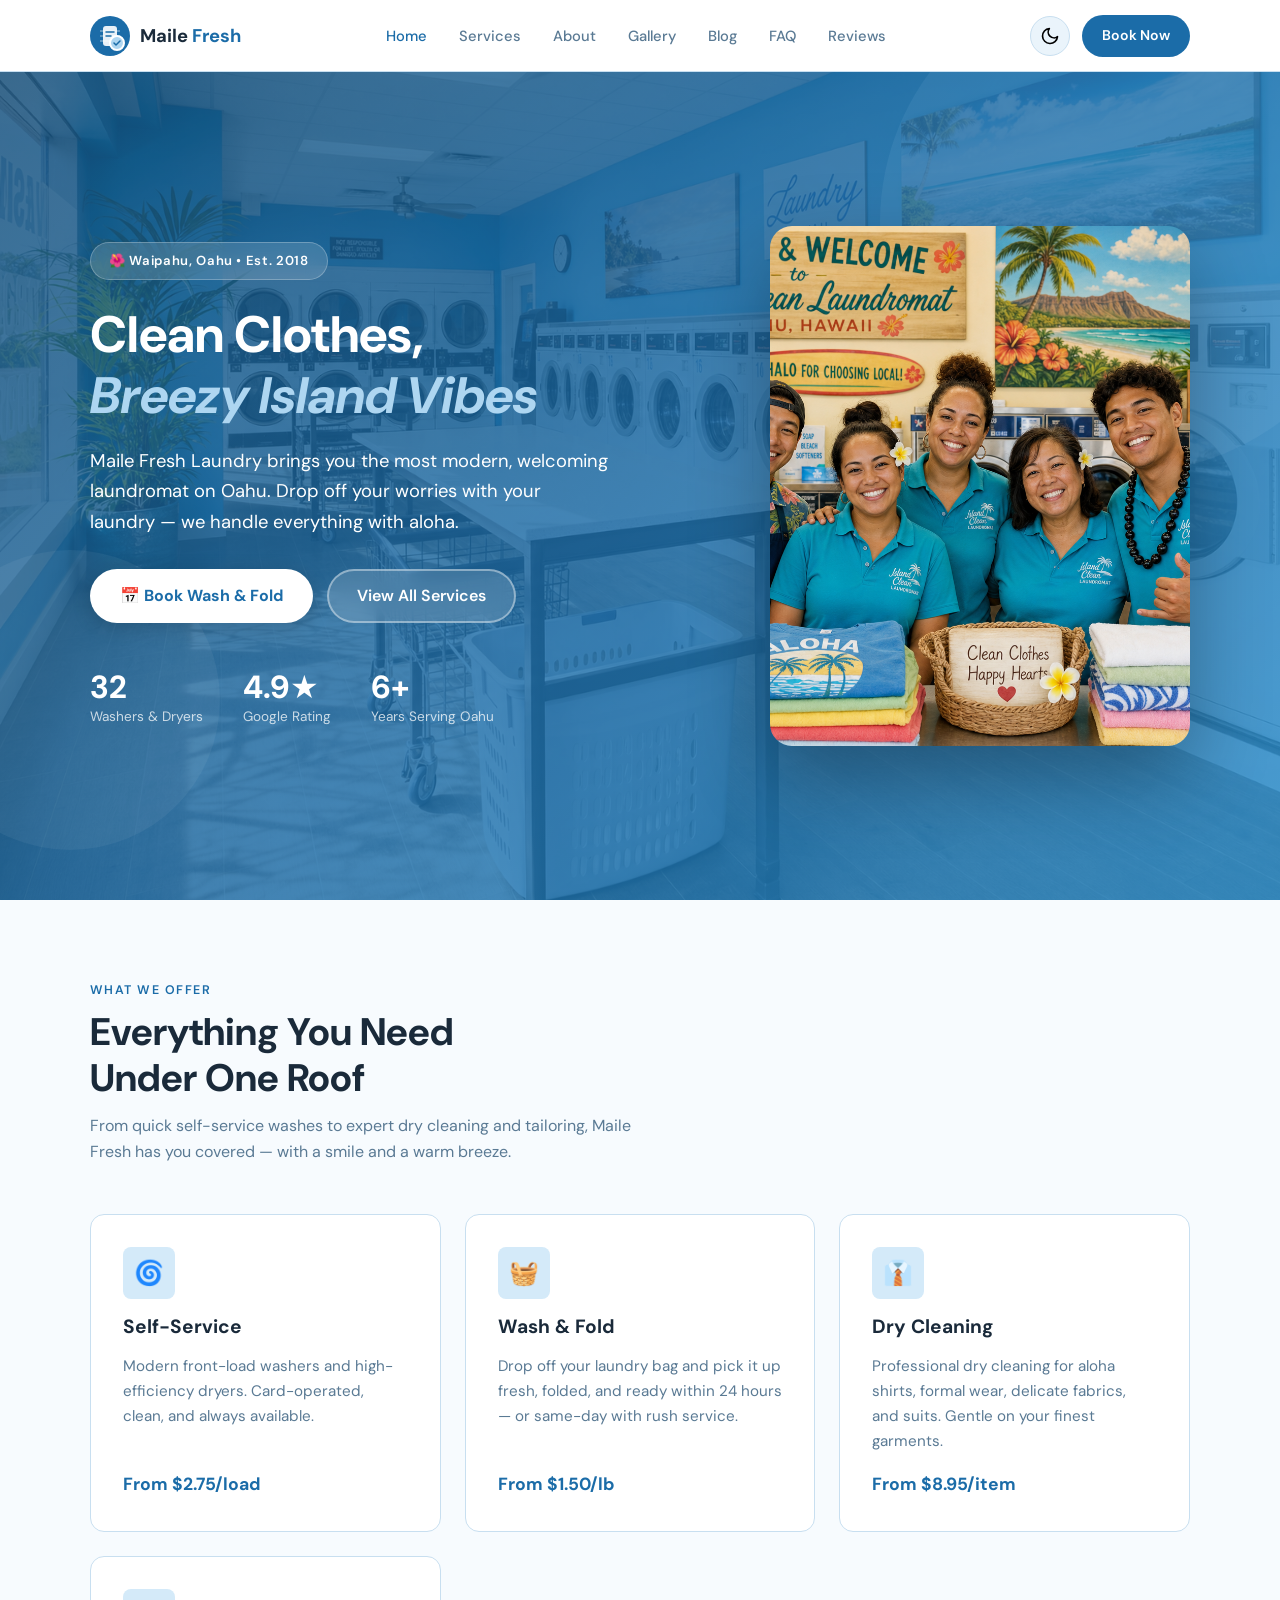
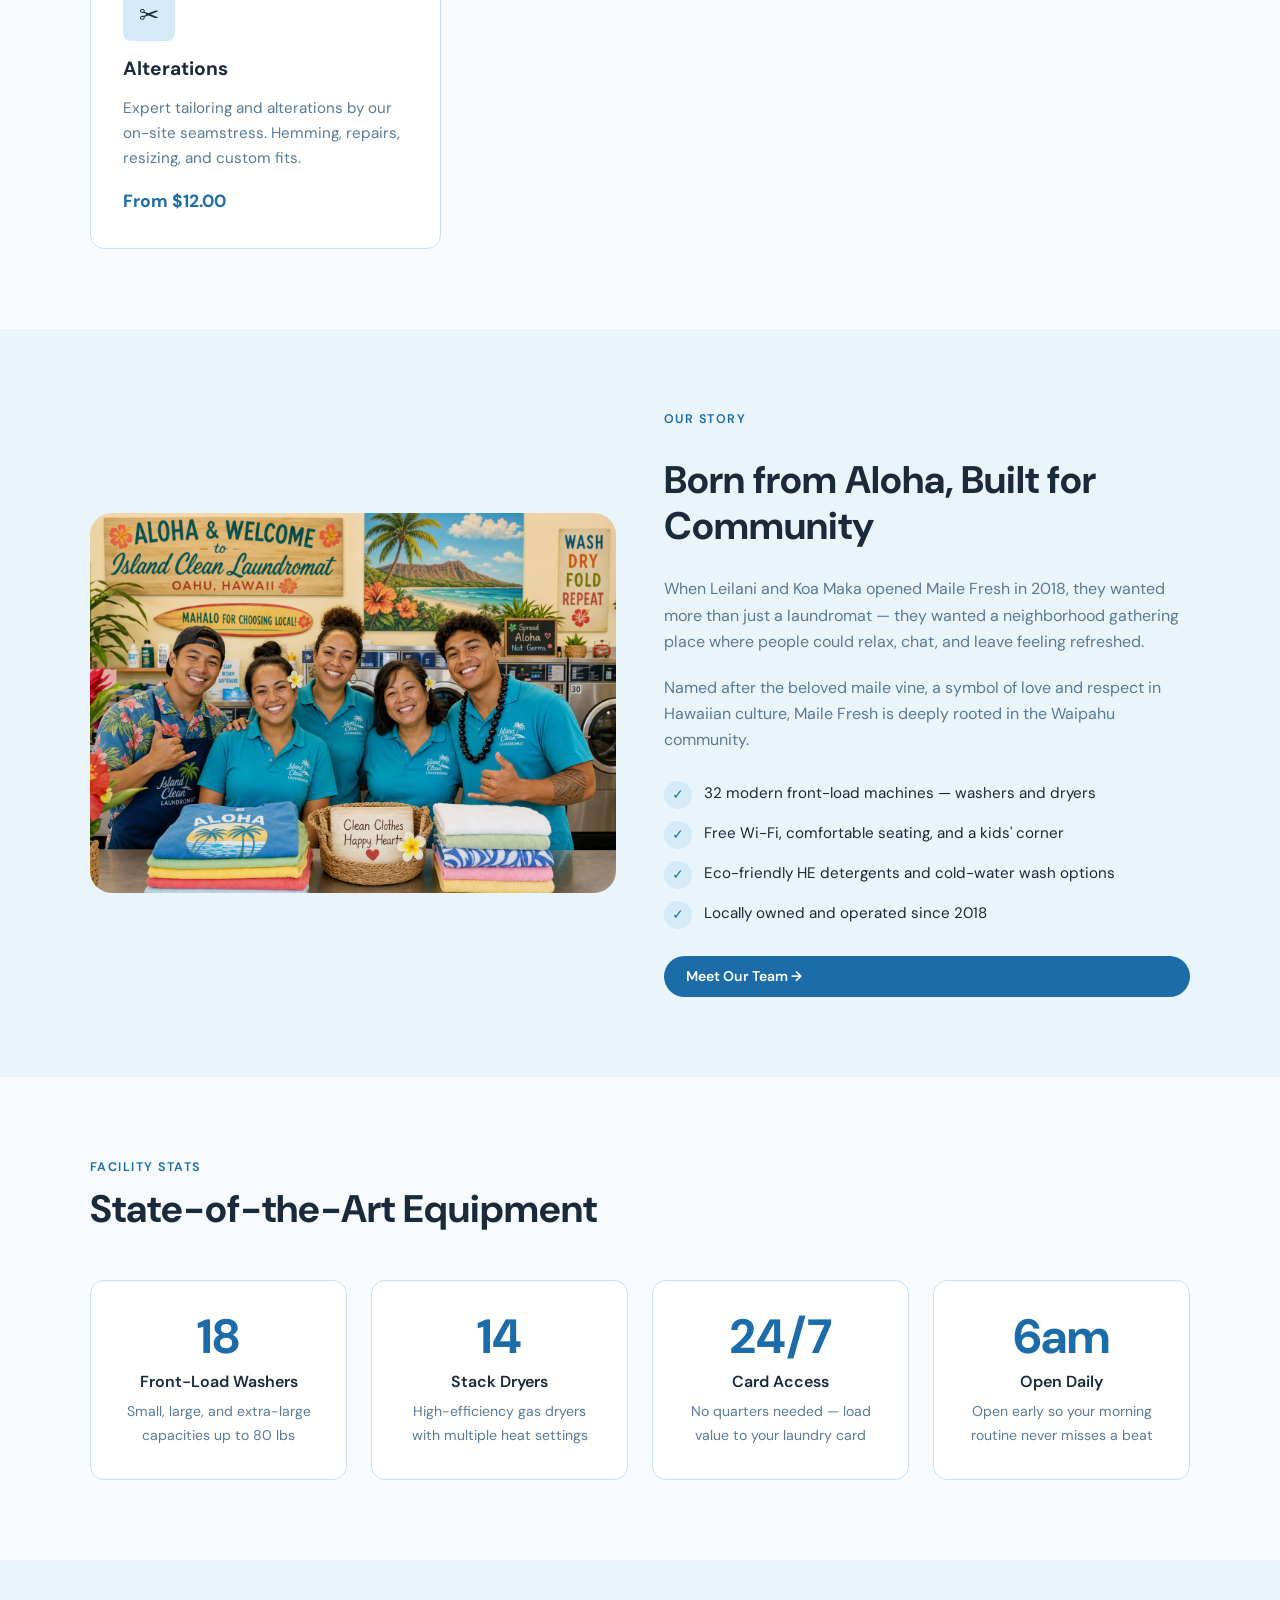
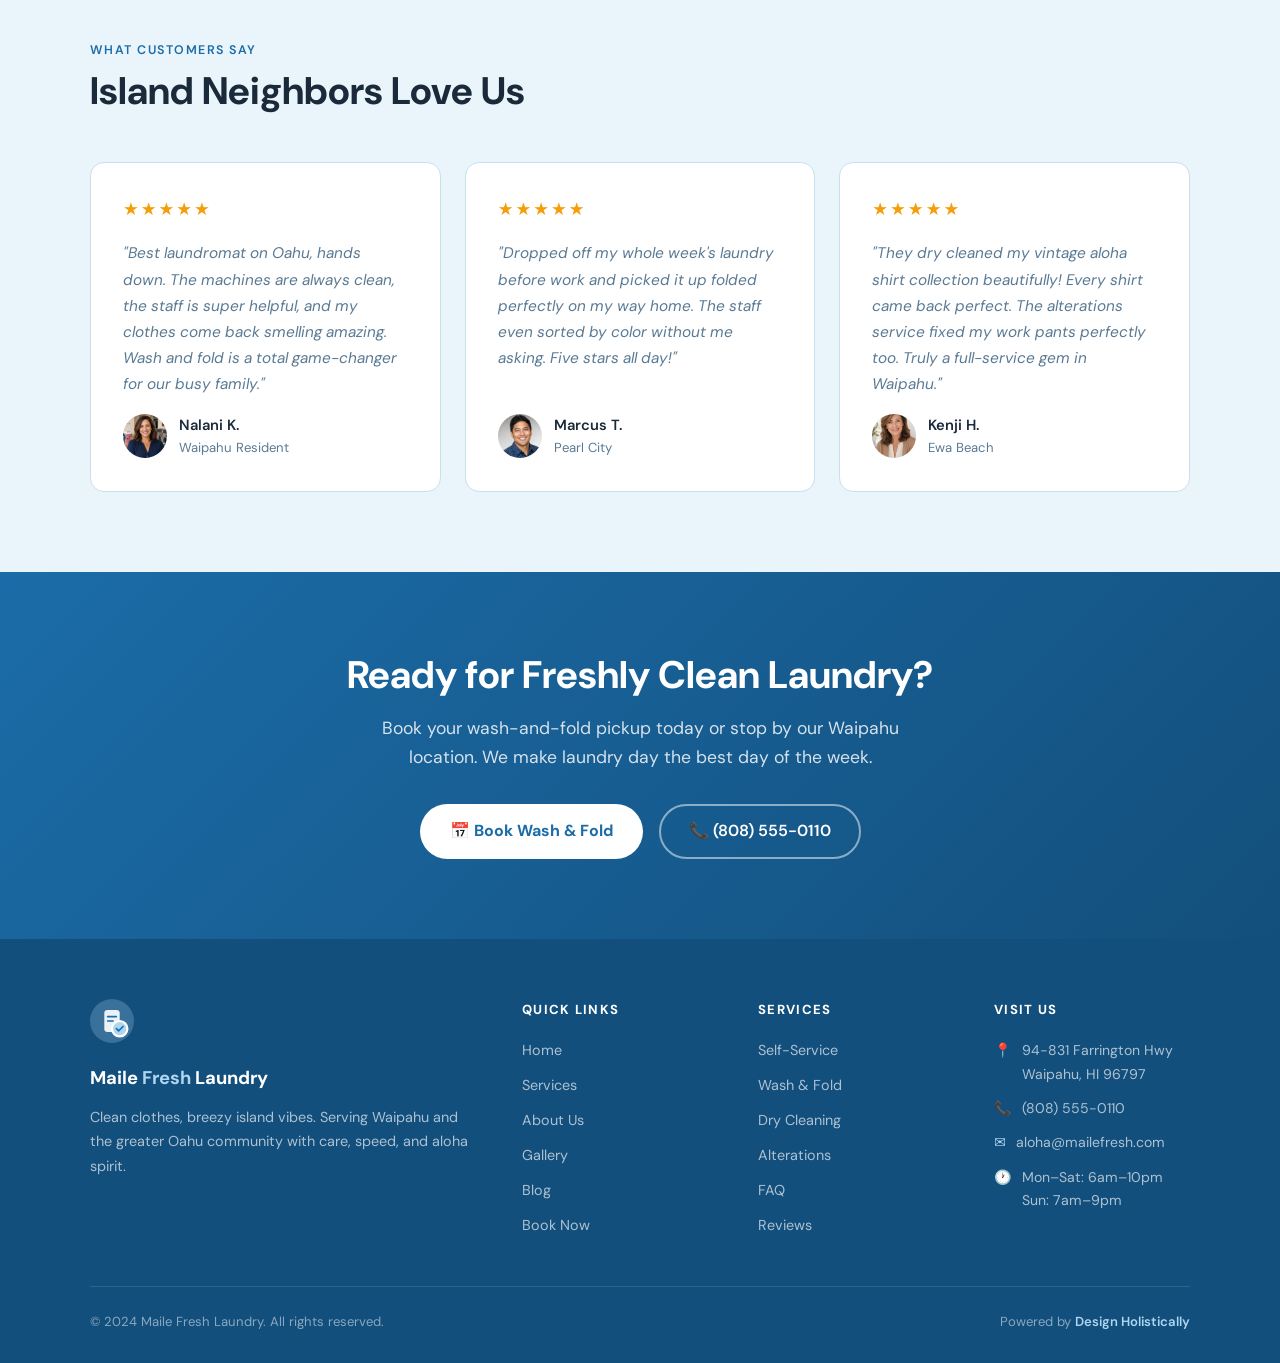
<file: index.html>
<!DOCTYPE html>
<html lang="en" data-theme="light">
<head>
  <meta charset="UTF-8" />
  <meta name="viewport" content="width=device-width, initial-scale=1.0" />
  <title>Home | Maile Fresh Laundry — Waipahu, Oahu</title>
  <meta name="description" content="Maile Fresh Laundry — Clean clothes, breezy island vibes. Self-service laundry, wash-and-fold, dry cleaning, and alterations in Waipahu, Oahu, Hawaii." />
  <!-- Open Graph -->
  <meta property="og:type" content="website" />
  <meta property="og:title" content="Home | Maile Fresh Laundry" />
  <meta property="og:description" content="Clean clothes, breezy island vibes. Full-service laundromat in Waipahu, Oahu Hawaii." />
  <meta property="og:image" content="images/hero.png" />
  <meta property="og:url" content="https://mailefreshlaundry.com" />
  <!-- Schema.org -->
  <script type="application/ld+json">
  {
    "@context": "https://schema.org",
    "@type": "LocalBusiness",
    "name": "Maile Fresh Laundry",
    "description": "Full-service laundromat offering self-service, wash-and-fold, dry cleaning, and alterations.",
    "address": {
      "@type": "PostalAddress",
      "streetAddress": "94-831 Farrington Hwy",
      "addressLocality": "Waipahu",
      "addressRegion": "HI",
      "postalCode": "96797",
      "addressCountry": "US"
    },
    "telephone": "(808) 555-0110",
    "openingHours": ["Mo-Fr 06:00-22:00", "Sa 06:00-22:00", "Su 07:00-21:00"],
    "priceRange": "$$",
    "image": "images/hero.png",
    "url": "https://mailefreshlaundry.com"
  }
  </script>
  <link rel="stylesheet" href="css/style.css" />
  
  <link rel="icon" type="image/x-icon" href="images/favicon.ico">
  <link rel="icon" type="image/png" sizes="32x32" href="images/favicon-32x32.png">
  <link rel="icon" type="image/png" sizes="16x16" href="images/favicon-16x16.png">
  <link rel="apple-touch-icon" sizes="180x180" href="images/apple-touch-icon.png">
</head>
<body>
  <!-- HEADER -->
  <header class="site-header" id="siteHeader">
    <div class="container header-inner">
      <a href="index.html" class="logo-link" aria-label="Maile Fresh Laundry Home">
        <svg width="40" height="40" viewBox="0 0 40 40" fill="none" aria-hidden="true" xmlns="http://www.w3.org/2000/svg">
          <circle cx="20" cy="20" r="20" fill="#1B6CA8"/>
          <path d="M10 14h20v2H10zM10 19h20v2H10zM10 24h20v2H10z" fill="white" opacity="0.3"/>
          <rect x="13" y="10" width="14" height="20" rx="3" fill="white" opacity="0.9"/>
          <path d="M16 16h8M16 20h5" stroke="#1B6CA8" stroke-width="1.5" stroke-linecap="round"/>
          <circle cx="27" cy="27" r="7" fill="#AED6F1" stroke="white" stroke-width="2"/>
          <path d="M24 27l2 2 4-4" stroke="#1B6CA8" stroke-width="1.5" stroke-linecap="round" stroke-linejoin="round"/>
        </svg>
        <span class="logo-text">Maile <span>Fresh</span></span>
      </a>
      <nav class="nav-links" aria-label="Main navigation">
        <a href="index.html" class="active">Home</a>
<a href="services.html">Services</a>
<a href="about.html">About</a>
<a href="gallery.html">Gallery</a>
<a href="blog.html">Blog</a>
<a href="faq.html">FAQ</a>
<a href="reviews.html">Reviews</a>

      </nav>
      <div class="nav-actions">
        <button class="theme-toggle" id="themeToggle" aria-label="Toggle dark mode">🌙</button>
        <a href="booking.html" class="btn-nav">Book Now</a>
        <button class="hamburger" id="hamburger" aria-label="Open menu" aria-expanded="false">
          <span></span><span></span><span></span>
        </button>
      </div>
    </div>
    <nav class="mobile-nav" id="mobileNav" aria-label="Mobile navigation">
      <a href="index.html" class="active">Home</a>
<a href="services.html">Services</a>
<a href="about.html">About</a>
<a href="gallery.html">Gallery</a>
<a href="blog.html">Blog</a>
<a href="faq.html">FAQ</a>
<a href="reviews.html">Reviews</a>

      <a href="booking.html">📅 Book Now</a>
    </nav>
  </header>
  <!-- HERO -->
  <section class="hero" id="home">
    <div class="hero-bg"><img src="images/hero.png" alt="Maile Fresh Laundry Hawaii" loading="eager" style="width:100%;height:100%;object-fit:cover;position:absolute;inset:0;"></div>
    <div class="hero-shapes"></div>
    <div class="container hero-inner">
      <div class="hero-content fade-up">
        <div class="hero-badge">🌺 Waipahu, Oahu &bull; Est. 2018</div>
        <h1>Clean Clothes,<br><em>Breezy Island Vibes</em></h1>
        <p>Maile Fresh Laundry brings you the most modern, welcoming laundromat on Oahu. Drop off your worries with your laundry — we handle everything with aloha.</p>
        <div class="hero-actions">
          <a href="booking.html" class="btn-primary">📅 Book Wash &amp; Fold</a>
          <a href="services.html" class="btn-secondary">View All Services</a>
        </div>
        <div class="hero-stats">
          <div class="hero-stat fade-up fade-up-delay-1"><strong>32</strong><span>Washers &amp; Dryers</span></div>
          <div class="hero-stat fade-up fade-up-delay-2"><strong>4.9★</strong><span>Google Rating</span></div>
          <div class="hero-stat fade-up fade-up-delay-3"><strong>6+</strong><span>Years Serving Oahu</span></div>
        </div>
      </div>
      <div class="hero-image fade-up fade-up-delay-2">
        <img src="images/about.png" alt="Fresh laundry at Maile Fresh" loading="eager" />
      </div>
    </div>
  </section>

  <!-- SERVICES OVERVIEW -->
  <section class="section">
    <div class="container">
      <span class="section-label fade-up">What We Offer</span>
      <h2 class="fade-up">Everything You Need<br>Under One Roof</h2>
      <p class="fade-up" style="color:var(--text-muted);max-width:560px;margin-top:0.75rem;">From quick self-service washes to expert dry cleaning and tailoring, Maile Fresh has you covered — with a smile and a warm breeze.</p>
      <div class="services-grid">
        <div class="service-card fade-up fade-up-delay-1">
          <div class="service-icon">🌀</div>
          <h3>Self-Service</h3>
          <p>Modern front-load washers and high-efficiency dryers. Card-operated, clean, and always available.</p>
          <div class="service-price">From $2.75/load</div>
        </div>
        <div class="service-card fade-up fade-up-delay-2">
          <div class="service-icon">🧺</div>
          <h3>Wash &amp; Fold</h3>
          <p>Drop off your laundry bag and pick it up fresh, folded, and ready within 24 hours — or same-day with rush service.</p>
          <div class="service-price">From $1.50/lb</div>
        </div>
        <div class="service-card fade-up fade-up-delay-3">
          <div class="service-icon">👔</div>
          <h3>Dry Cleaning</h3>
          <p>Professional dry cleaning for aloha shirts, formal wear, delicate fabrics, and suits. Gentle on your finest garments.</p>
          <div class="service-price">From $8.95/item</div>
        </div>
        <div class="service-card fade-up fade-up-delay-4">
          <div class="service-icon">✂️</div>
          <h3>Alterations</h3>
          <p>Expert tailoring and alterations by our on-site seamstress. Hemming, repairs, resizing, and custom fits.</p>
          <div class="service-price">From $12.00</div>
        </div>
      </div>
    </div>
  </section>

  <!-- ABOUT TEASER -->
  <section class="section section-alt">
    <div class="container">
      <div class="about-teaser">
        <div class="about-image fade-up">
          <img src="images/about.png" alt="Inside Maile Fresh Laundry" loading="lazy" />
        </div>
        <div class="about-text fade-up fade-up-delay-2">
          <span class="section-label">Our Story</span>
          <h2>Born from Aloha, Built for Community</h2>
          <p>When Leilani and Koa Maka opened Maile Fresh in 2018, they wanted more than just a laundromat — they wanted a neighborhood gathering place where people could relax, chat, and leave feeling refreshed.</p>
          <p>Named after the beloved maile vine, a symbol of love and respect in Hawaiian culture, Maile Fresh is deeply rooted in the Waipahu community.</p>
          <div class="about-features">
            <div class="about-feature"><div class="icon">✓</div><span>32 modern front-load machines — washers and dryers</span></div>
            <div class="about-feature"><div class="icon">✓</div><span>Free Wi-Fi, comfortable seating, and a kids' corner</span></div>
            <div class="about-feature"><div class="icon">✓</div><span>Eco-friendly HE detergents and cold-water wash options</span></div>
            <div class="about-feature"><div class="icon">✓</div><span>Locally owned and operated since 2018</span></div>
          </div>
          <a href="about.html" class="btn-book" style="display:inline-block;">Meet Our Team →</a>
        </div>
      </div>
    </div>
  </section>

  <!-- MACHINES -->
  <section class="section machines-section">
    <div class="container">
      <span class="section-label fade-up">Facility Stats</span>
      <h2 class="fade-up">State-of-the-Art Equipment</h2>
      <div class="machines-grid">
        <div class="machine-card fade-up fade-up-delay-1">
          <div class="machine-count">18</div>
          <div class="machine-label">Front-Load Washers</div>
          <div class="machine-desc">Small, large, and extra-large capacities up to 80 lbs</div>
        </div>
        <div class="machine-card fade-up fade-up-delay-2">
          <div class="machine-count">14</div>
          <div class="machine-label">Stack Dryers</div>
          <div class="machine-desc">High-efficiency gas dryers with multiple heat settings</div>
        </div>
        <div class="machine-card fade-up fade-up-delay-3">
          <div class="machine-count">24/7</div>
          <div class="machine-label">Card Access</div>
          <div class="machine-desc">No quarters needed — load value to your laundry card</div>
        </div>
        <div class="machine-card fade-up fade-up-delay-4">
          <div class="machine-count">6am</div>
          <div class="machine-label">Open Daily</div>
          <div class="machine-desc">Open early so your morning routine never misses a beat</div>
        </div>
      </div>
    </div>
  </section>

  <!-- TESTIMONIALS -->
  <section class="section section-alt">
    <div class="container">
      <span class="section-label fade-up">What Customers Say</span>
      <h2 class="fade-up">Island Neighbors Love Us</h2>
      <div class="testimonials-grid">
        <div class="testimonial-card fade-up fade-up-delay-1">
          <div class="stars">★★★★★</div>
          <p class="testimonial-text">"Best laundromat on Oahu, hands down. The machines are always clean, the staff is super helpful, and my clothes come back smelling amazing. Wash and fold is a total game-changer for our busy family."</p>
          <div class="testimonial-author">
            <img src="images/avatar-1.png" alt="Nalani K." loading="lazy" />
            <div><div class="author-name">Nalani K.</div><div class="author-title">Waipahu Resident</div></div>
          </div>
        </div>
        <div class="testimonial-card fade-up fade-up-delay-2">
          <div class="stars">★★★★★</div>
          <p class="testimonial-text">"Dropped off my whole week's laundry before work and picked it up folded perfectly on my way home. The staff even sorted by color without me asking. Five stars all day!"</p>
          <div class="testimonial-author">
            <img src="images/avatar-2.png" alt="Marcus T." loading="lazy" />
            <div><div class="author-name">Marcus T.</div><div class="author-title">Pearl City</div></div>
          </div>
        </div>
        <div class="testimonial-card fade-up fade-up-delay-3">
          <div class="stars">★★★★★</div>
          <p class="testimonial-text">"They dry cleaned my vintage aloha shirt collection beautifully! Every shirt came back perfect. The alterations service fixed my work pants perfectly too. Truly a full-service gem in Waipahu."</p>
          <div class="testimonial-author">
            <img src="images/avatar-3.png" alt="Kenji H." loading="lazy" />
            <div><div class="author-name">Kenji H.</div><div class="author-title">Ewa Beach</div></div>
          </div>
        </div>
      </div>
    </div>
  </section>

  <!-- CTA -->
  <section class="cta-section">
    <div class="container fade-up">
      <h2>Ready for Freshly Clean Laundry?</h2>
      <p>Book your wash-and-fold pickup today or stop by our Waipahu location. We make laundry day the best day of the week.</p>
      <div class="cta-actions">
        <a href="booking.html" class="btn-white">📅 Book Wash &amp; Fold</a>
        <a href="tel:8085550110" class="btn-outline-white">📞 (808) 555-0110</a>
      </div>
    </div>
  </section>

  <!-- FOOTER -->
  <footer class="site-footer">
    <div class="container">
      <div class="footer-grid">
        <div class="footer-brand">
          <svg width="44" height="44" viewBox="0 0 40 40" fill="none" xmlns="http://www.w3.org/2000/svg">
            <circle cx="20" cy="20" r="20" fill="#AED6F1" opacity="0.25"/>
            <rect x="13" y="10" width="14" height="20" rx="3" fill="white" opacity="0.9"/>
            <path d="M16 16h8M16 20h5" stroke="#1B6CA8" stroke-width="1.5" stroke-linecap="round"/>
            <circle cx="27" cy="27" r="7" fill="#AED6F1" stroke="white" stroke-width="2"/>
            <path d="M24 27l2 2 4-4" stroke="#1B6CA8" stroke-width="1.5" stroke-linecap="round" stroke-linejoin="round"/>
          </svg>
          <span class="logo-text" style="color:white;">Maile <span>Fresh</span> Laundry</span>
          <p>Clean clothes, breezy island vibes. Serving Waipahu and the greater Oahu community with care, speed, and aloha spirit.</p>
        </div>
        <div>
          <p class="footer-title">Quick Links</p>
          <div class="footer-links">
            <a href="index.html">Home</a>
            <a href="services.html">Services</a>
            <a href="about.html">About Us</a>
            <a href="gallery.html">Gallery</a>
            <a href="blog.html">Blog</a>
            <a href="booking.html">Book Now</a>
          </div>
        </div>
        <div>
          <p class="footer-title">Services</p>
          <div class="footer-links">
            <a href="services.html#self-service">Self-Service</a>
            <a href="services.html#wash-fold">Wash &amp; Fold</a>
            <a href="services.html#dry-cleaning">Dry Cleaning</a>
            <a href="services.html#alterations">Alterations</a>
            <a href="faq.html">FAQ</a>
            <a href="reviews.html">Reviews</a>
          </div>
        </div>
        <div>
          <p class="footer-title">Visit Us</p>
          <div class="footer-contact">
            <div class="footer-contact-item"><span>📍</span><span>94-831 Farrington Hwy<br>Waipahu, HI 96797</span></div>
            <div class="footer-contact-item"><span>📞</span><span>(808) 555-0110</span></div>
            <div class="footer-contact-item"><span>✉️</span><span>aloha@mailefresh.com</span></div>
            <div class="footer-contact-item"><span>🕐</span><span>Mon–Sat: 6am–10pm<br>Sun: 7am–9pm</span></div>
          </div>
        </div>
      </div>
      <div class="footer-bottom">
        <p>&copy; 2024 Maile Fresh Laundry. All rights reserved.</p>
        <p class="powered-by">Powered by <a href="https://designholistically.com" target="_blank" rel="noopener">Design Holistically</a></p>
      </div>
    </div>
  </footer>
  <!-- BACK TO TOP -->
  <a href="#" class="back-to-top" id="backToTop" aria-label="Back to top">↑</a>
  <script src="js/main.js"></script>
</body>
</html>
</file>
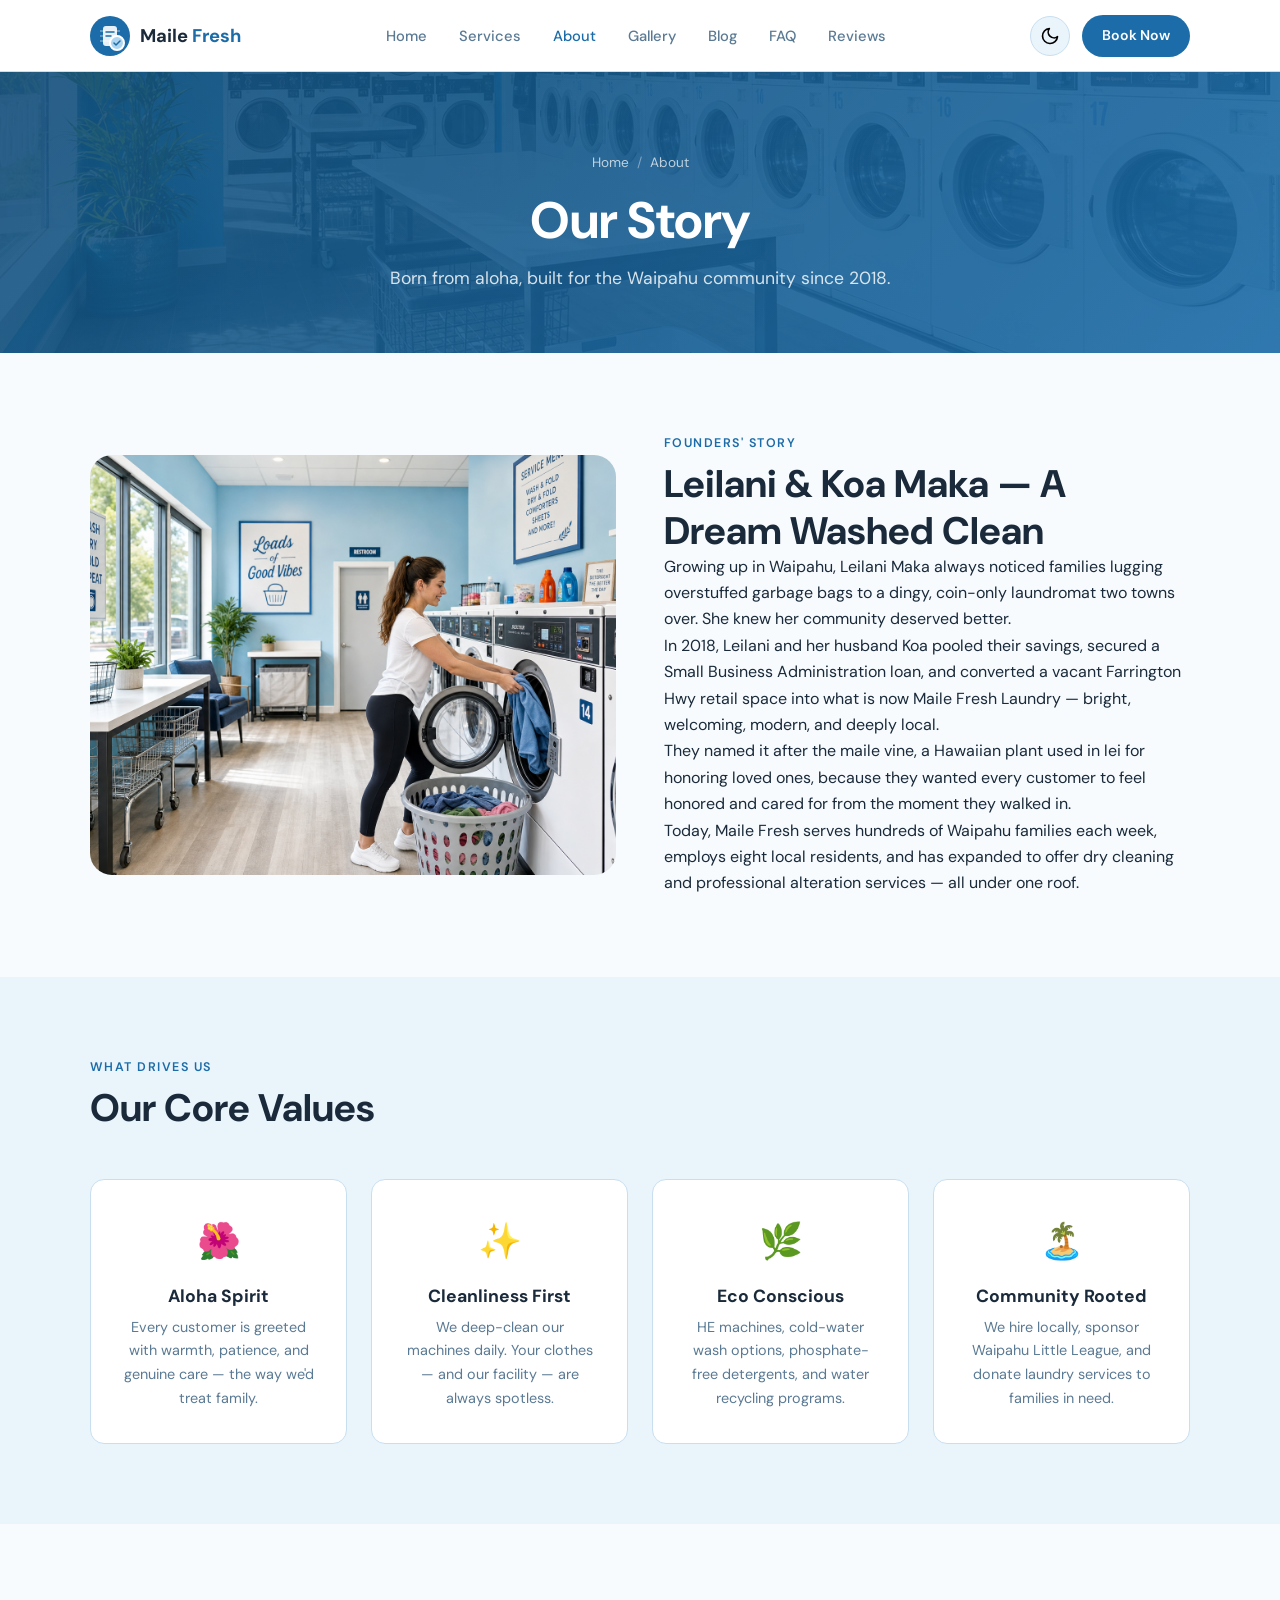
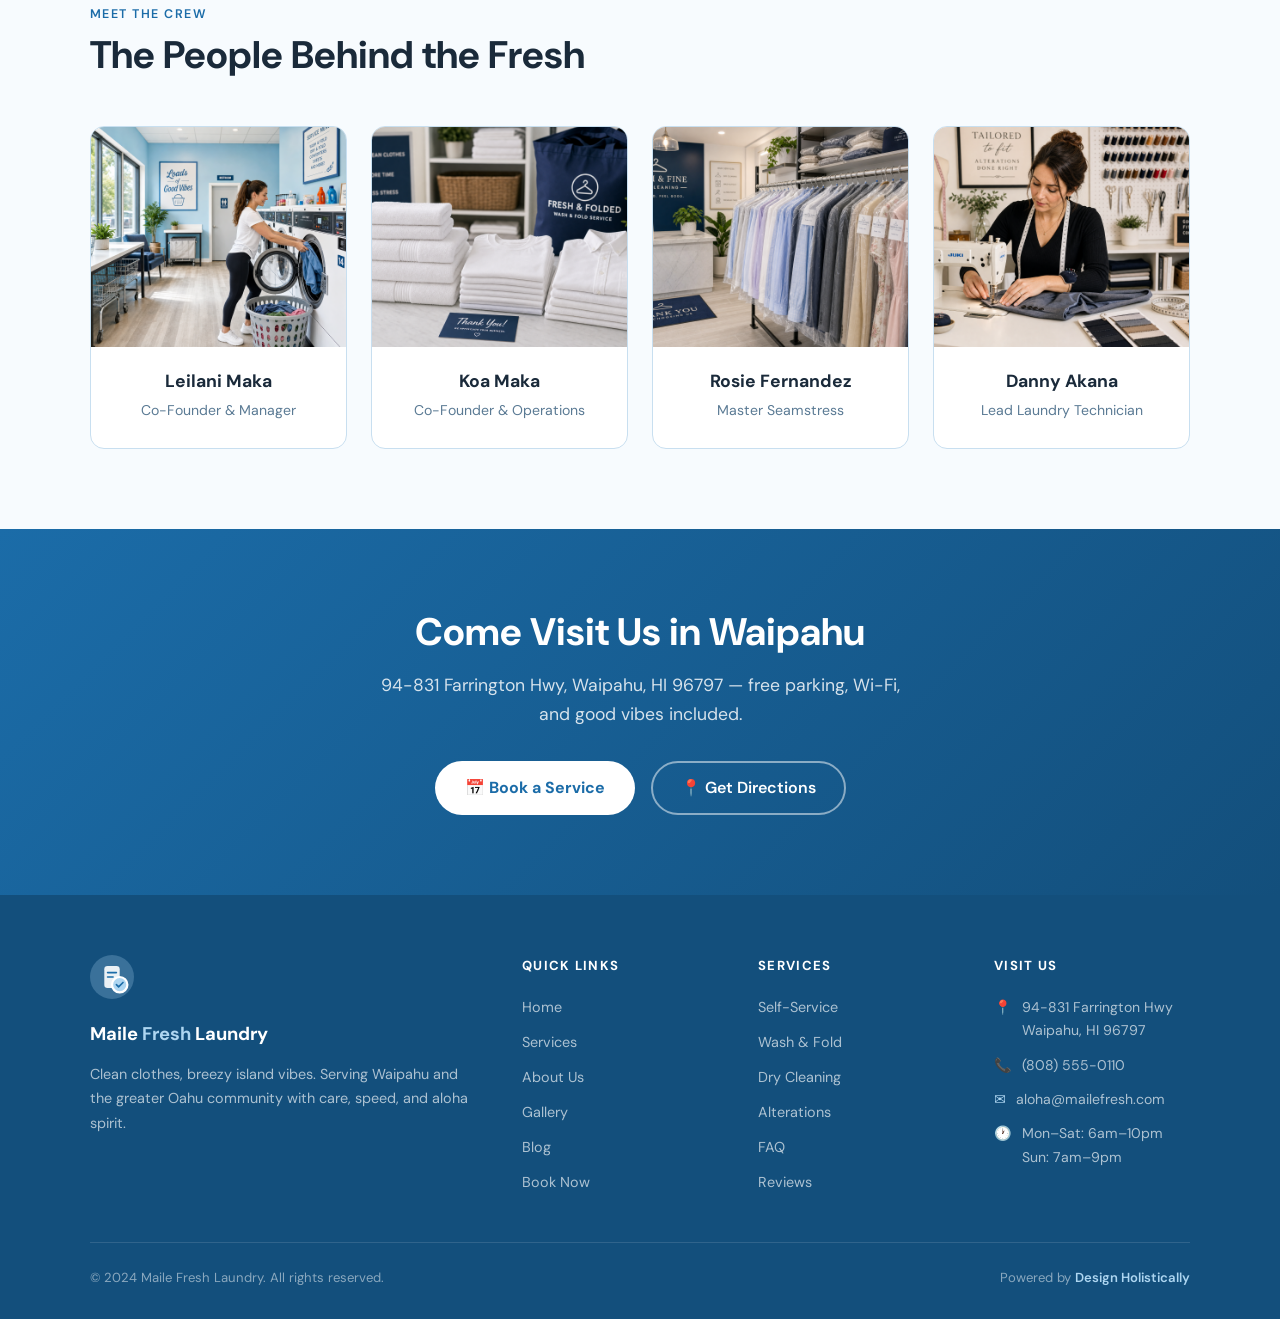
<file: about.html>
<!DOCTYPE html>
<html lang="en" data-theme="light">
<head>
  <meta charset="UTF-8" />
  <meta name="viewport" content="width=device-width, initial-scale=1.0" />
  <title>About Us | Maile Fresh Laundry — Waipahu, Oahu</title>
  <meta name="description" content="Maile Fresh Laundry — Clean clothes, breezy island vibes. Self-service laundry, wash-and-fold, dry cleaning, and alterations in Waipahu, Oahu, Hawaii." />
  <!-- Open Graph -->
  <meta property="og:type" content="website" />
  <meta property="og:title" content="About Us | Maile Fresh Laundry" />
  <meta property="og:description" content="Clean clothes, breezy island vibes. Full-service laundromat in Waipahu, Oahu Hawaii." />
  <meta property="og:image" content="images/hero.png" />
  <meta property="og:url" content="https://mailefreshlaundry.com" />
  <!-- Schema.org -->
  <script type="application/ld+json">
  {
    "@context": "https://schema.org",
    "@type": "LocalBusiness",
    "name": "Maile Fresh Laundry",
    "description": "Full-service laundromat offering self-service, wash-and-fold, dry cleaning, and alterations.",
    "address": {
      "@type": "PostalAddress",
      "streetAddress": "94-831 Farrington Hwy",
      "addressLocality": "Waipahu",
      "addressRegion": "HI",
      "postalCode": "96797",
      "addressCountry": "US"
    },
    "telephone": "(808) 555-0110",
    "openingHours": ["Mo-Fr 06:00-22:00", "Sa 06:00-22:00", "Su 07:00-21:00"],
    "priceRange": "$$",
    "image": "images/hero.png",
    "url": "https://mailefreshlaundry.com"
  }
  </script>
  <link rel="stylesheet" href="css/style.css" />
  
  <link rel="icon" type="image/x-icon" href="images/favicon.ico">
  <link rel="icon" type="image/png" sizes="32x32" href="images/favicon-32x32.png">
  <link rel="icon" type="image/png" sizes="16x16" href="images/favicon-16x16.png">
  <link rel="apple-touch-icon" sizes="180x180" href="images/apple-touch-icon.png">
</head>
<body>
  <!-- HEADER -->
  <header class="site-header" id="siteHeader">
    <div class="container header-inner">
      <a href="index.html" class="logo-link" aria-label="Maile Fresh Laundry Home">
        <svg width="40" height="40" viewBox="0 0 40 40" fill="none" aria-hidden="true" xmlns="http://www.w3.org/2000/svg">
          <circle cx="20" cy="20" r="20" fill="#1B6CA8"/>
          <path d="M10 14h20v2H10zM10 19h20v2H10zM10 24h20v2H10z" fill="white" opacity="0.3"/>
          <rect x="13" y="10" width="14" height="20" rx="3" fill="white" opacity="0.9"/>
          <path d="M16 16h8M16 20h5" stroke="#1B6CA8" stroke-width="1.5" stroke-linecap="round"/>
          <circle cx="27" cy="27" r="7" fill="#AED6F1" stroke="white" stroke-width="2"/>
          <path d="M24 27l2 2 4-4" stroke="#1B6CA8" stroke-width="1.5" stroke-linecap="round" stroke-linejoin="round"/>
        </svg>
        <span class="logo-text">Maile <span>Fresh</span></span>
      </a>
      <nav class="nav-links" aria-label="Main navigation">
        <a href="index.html">Home</a>
<a href="services.html">Services</a>
<a href="about.html" class="active">About</a>
<a href="gallery.html">Gallery</a>
<a href="blog.html">Blog</a>
<a href="faq.html">FAQ</a>
<a href="reviews.html">Reviews</a>

      </nav>
      <div class="nav-actions">
        <button class="theme-toggle" id="themeToggle" aria-label="Toggle dark mode">🌙</button>
        <a href="booking.html" class="btn-nav">Book Now</a>
        <button class="hamburger" id="hamburger" aria-label="Open menu" aria-expanded="false">
          <span></span><span></span><span></span>
        </button>
      </div>
    </div>
    <nav class="mobile-nav" id="mobileNav" aria-label="Mobile navigation">
      <a href="index.html">Home</a>
<a href="services.html">Services</a>
<a href="about.html" class="active">About</a>
<a href="gallery.html">Gallery</a>
<a href="blog.html">Blog</a>
<a href="faq.html">FAQ</a>
<a href="reviews.html">Reviews</a>

      <a href="booking.html">📅 Book Now</a>
    </nav>
  </header>
  <div class="page-hero">
    <div class="container">
      <div class="breadcrumb"><a href="index.html">Home</a><span class="sep">/</span><span>About</span></div>
      <h1>Our Story</h1>
      <p>Born from aloha, built for the Waipahu community since 2018.</p>
    </div>
  </div>

  <section class="section">
    <div class="container">
      <div class="about-story">
        <div class="about-story-img fade-up">
          <img src="images/service-self-service.png" alt="Leilani and Koa at Maile Fresh" loading="lazy" />
        </div>
        <div class="fade-up fade-up-delay-2">
          <span class="section-label">Founders' Story</span>
          <h2>Leilani &amp; Koa Maka — A Dream Washed Clean</h2>
          <p>Growing up in Waipahu, Leilani Maka always noticed families lugging overstuffed garbage bags to a dingy, coin-only laundromat two towns over. She knew her community deserved better.</p>
          <p>In 2018, Leilani and her husband Koa pooled their savings, secured a Small Business Administration loan, and converted a vacant Farrington Hwy retail space into what is now Maile Fresh Laundry — bright, welcoming, modern, and deeply local.</p>
          <p>They named it after the maile vine, a Hawaiian plant used in lei for honoring loved ones, because they wanted every customer to feel honored and cared for from the moment they walked in.</p>
          <p>Today, Maile Fresh serves hundreds of Waipahu families each week, employs eight local residents, and has expanded to offer dry cleaning and professional alteration services — all under one roof.</p>
        </div>
      </div>
    </div>
  </section>

  <!-- VALUES -->
  <section class="section section-alt">
    <div class="container">
      <span class="section-label fade-up">What Drives Us</span>
      <h2 class="fade-up">Our Core Values</h2>
      <div class="values-grid">
        <div class="value-card fade-up fade-up-delay-1">
          <span class="value-icon">🌺</span>
          <h3>Aloha Spirit</h3>
          <p>Every customer is greeted with warmth, patience, and genuine care — the way we'd treat family.</p>
        </div>
        <div class="value-card fade-up fade-up-delay-2">
          <span class="value-icon">✨</span>
          <h3>Cleanliness First</h3>
          <p>We deep-clean our machines daily. Your clothes — and our facility — are always spotless.</p>
        </div>
        <div class="value-card fade-up fade-up-delay-3">
          <span class="value-icon">🌿</span>
          <h3>Eco Conscious</h3>
          <p>HE machines, cold-water wash options, phosphate-free detergents, and water recycling programs.</p>
        </div>
        <div class="value-card fade-up fade-up-delay-4">
          <span class="value-icon">🏝️</span>
          <h3>Community Rooted</h3>
          <p>We hire locally, sponsor Waipahu Little League, and donate laundry services to families in need.</p>
        </div>
      </div>
    </div>
  </section>

  <!-- TEAM -->
  <section class="section">
    <div class="container">
      <span class="section-label fade-up">Meet the Crew</span>
      <h2 class="fade-up">The People Behind the Fresh</h2>
      <div class="team-grid">
        <div class="team-card fade-up fade-up-delay-1">
          <img src="images/service-self-service.png" alt="Leilani Maka" loading="lazy" />
          <div class="team-card-body">
            <h3>Leilani Maka</h3>
            <span>Co-Founder &amp; Manager</span>
          </div>
        </div>
        <div class="team-card fade-up fade-up-delay-2">
          <img src="images/service-wash-fold.png" alt="Koa Maka" loading="lazy" />
          <div class="team-card-body">
            <h3>Koa Maka</h3>
            <span>Co-Founder &amp; Operations</span>
          </div>
        </div>
        <div class="team-card fade-up fade-up-delay-3">
          <img src="images/service-dry-cleaning.png" alt="Rosie Fernandez" loading="lazy" />
          <div class="team-card-body">
            <h3>Rosie Fernandez</h3>
            <span>Master Seamstress</span>
          </div>
        </div>
        <div class="team-card fade-up fade-up-delay-4">
          <img src="images/service-alterations.png" alt="Danny Akana" loading="lazy" />
          <div class="team-card-body">
            <h3>Danny Akana</h3>
            <span>Lead Laundry Technician</span>
          </div>
        </div>
      </div>
    </div>
  </section>

  <!-- CTA -->
  <section class="cta-section">
    <div class="container fade-up">
      <h2>Come Visit Us in Waipahu</h2>
      <p>94-831 Farrington Hwy, Waipahu, HI 96797 — free parking, Wi-Fi, and good vibes included.</p>
      <div class="cta-actions">
        <a href="booking.html" class="btn-white">📅 Book a Service</a>
        <a href="booking.html" class="btn-outline-white">📍 Get Directions</a>
      </div>
    </div>
  </section>

  <!-- FOOTER -->
  <footer class="site-footer">
    <div class="container">
      <div class="footer-grid">
        <div class="footer-brand">
          <svg width="44" height="44" viewBox="0 0 40 40" fill="none" xmlns="http://www.w3.org/2000/svg">
            <circle cx="20" cy="20" r="20" fill="#AED6F1" opacity="0.25"/>
            <rect x="13" y="10" width="14" height="20" rx="3" fill="white" opacity="0.9"/>
            <path d="M16 16h8M16 20h5" stroke="#1B6CA8" stroke-width="1.5" stroke-linecap="round"/>
            <circle cx="27" cy="27" r="7" fill="#AED6F1" stroke="white" stroke-width="2"/>
            <path d="M24 27l2 2 4-4" stroke="#1B6CA8" stroke-width="1.5" stroke-linecap="round" stroke-linejoin="round"/>
          </svg>
          <span class="logo-text" style="color:white;">Maile <span>Fresh</span> Laundry</span>
          <p>Clean clothes, breezy island vibes. Serving Waipahu and the greater Oahu community with care, speed, and aloha spirit.</p>
        </div>
        <div>
          <p class="footer-title">Quick Links</p>
          <div class="footer-links">
            <a href="index.html">Home</a>
            <a href="services.html">Services</a>
            <a href="about.html">About Us</a>
            <a href="gallery.html">Gallery</a>
            <a href="blog.html">Blog</a>
            <a href="booking.html">Book Now</a>
          </div>
        </div>
        <div>
          <p class="footer-title">Services</p>
          <div class="footer-links">
            <a href="services.html#self-service">Self-Service</a>
            <a href="services.html#wash-fold">Wash &amp; Fold</a>
            <a href="services.html#dry-cleaning">Dry Cleaning</a>
            <a href="services.html#alterations">Alterations</a>
            <a href="faq.html">FAQ</a>
            <a href="reviews.html">Reviews</a>
          </div>
        </div>
        <div>
          <p class="footer-title">Visit Us</p>
          <div class="footer-contact">
            <div class="footer-contact-item"><span>📍</span><span>94-831 Farrington Hwy<br>Waipahu, HI 96797</span></div>
            <div class="footer-contact-item"><span>📞</span><span>(808) 555-0110</span></div>
            <div class="footer-contact-item"><span>✉️</span><span>aloha@mailefresh.com</span></div>
            <div class="footer-contact-item"><span>🕐</span><span>Mon–Sat: 6am–10pm<br>Sun: 7am–9pm</span></div>
          </div>
        </div>
      </div>
      <div class="footer-bottom">
        <p>&copy; 2024 Maile Fresh Laundry. All rights reserved.</p>
        <p class="powered-by">Powered by <a href="https://designholistically.com" target="_blank" rel="noopener">Design Holistically</a></p>
      </div>
    </div>
  </footer>
  <!-- BACK TO TOP -->
  <a href="#" class="back-to-top" id="backToTop" aria-label="Back to top">↑</a>
  <script src="js/main.js"></script>
</body>
</html>
</file>
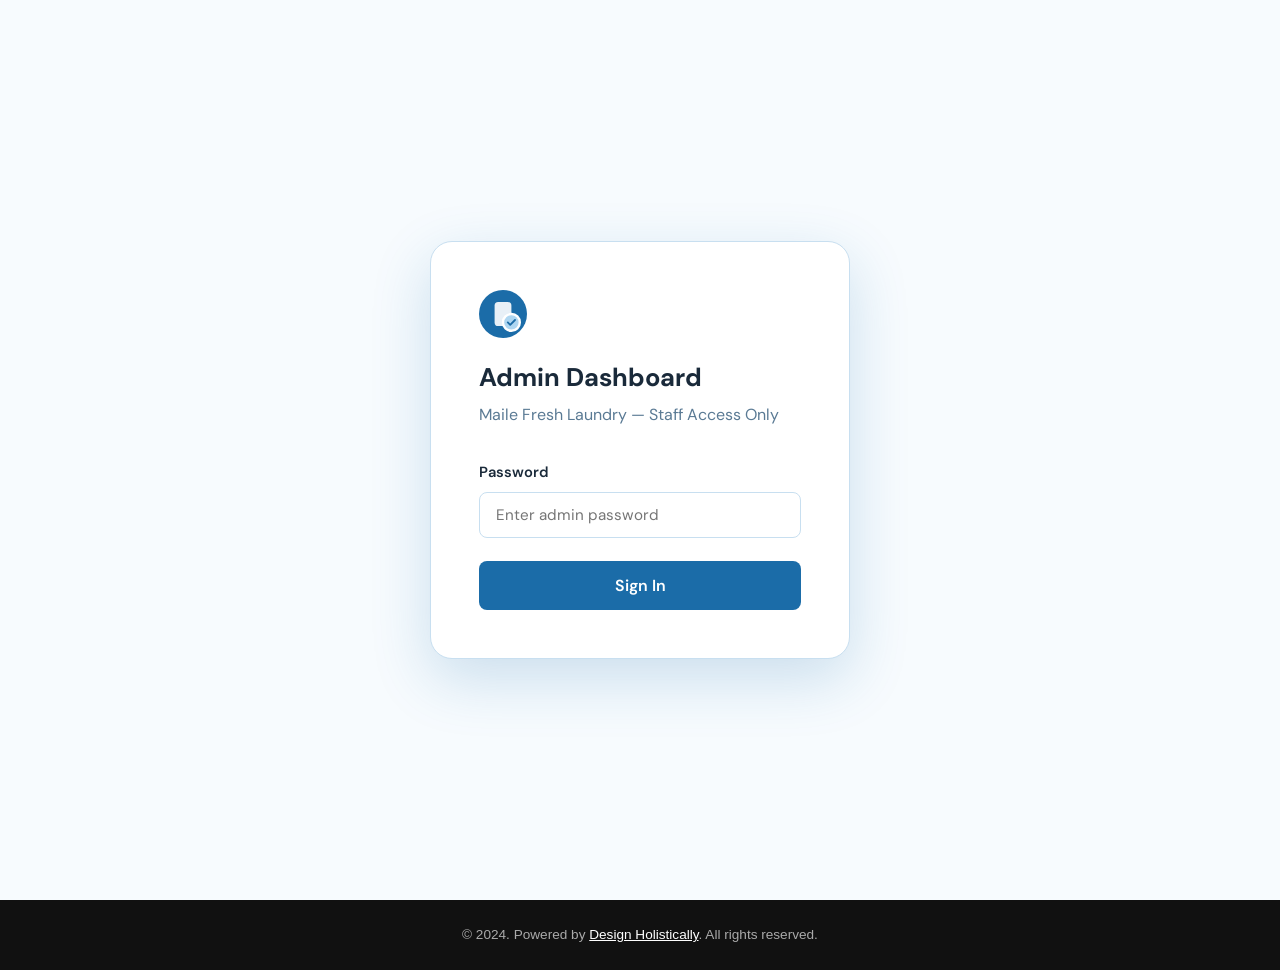
<file: admin.html>
<!DOCTYPE html>
<html lang="en" data-theme="light">
<head>
  <meta charset="UTF-8" />
  <meta name="viewport" content="width=device-width, initial-scale=1.0" />
  <title>Admin Dashboard | Maile Fresh Laundry — Waipahu, Oahu</title>
  <meta name="description" content="Maile Fresh Laundry — Clean clothes, breezy island vibes. Waipahu, Oahu Hawaii." />
  <meta property="og:title" content="Admin Dashboard | Maile Fresh Laundry" />
  <meta property="og:image" content="images/hero.png" />
  <link rel="stylesheet" href="css/style.css" />
  
  <link rel="icon" type="image/x-icon" href="images/favicon.ico">
  <link rel="icon" type="image/png" sizes="32x32" href="images/favicon-32x32.png">
  <link rel="icon" type="image/png" sizes="16x16" href="images/favicon-16x16.png">
  <link rel="apple-touch-icon" sizes="180x180" href="images/apple-touch-icon.png">
</head>
<body>
  <!-- ADMIN LOGIN -->
  <div class="admin-login" id="adminLoginSection">
    <div class="admin-login-card">
      <svg width="48" height="48" viewBox="0 0 40 40" fill="none" xmlns="http://www.w3.org/2000/svg" style="margin-bottom:1rem;">
        <circle cx="20" cy="20" r="20" fill="#1B6CA8"/>
        <rect x="13" y="10" width="14" height="20" rx="3" fill="white" opacity="0.9"/>
        <circle cx="27" cy="27" r="7" fill="#AED6F1" stroke="white" stroke-width="2"/>
        <path d="M24 27l2 2 4-4" stroke="#1B6CA8" stroke-width="1.5" stroke-linecap="round" stroke-linejoin="round"/>
      </svg>
      <h1>Admin Dashboard</h1>
      <p>Maile Fresh Laundry — Staff Access Only</p>
      <form id="adminLoginForm" onsubmit="return false;">
        <div class="form-group">
          <label for="adminPassword">Password</label>
          <input type="password" id="adminPassword" placeholder="Enter admin password" autocomplete="current-password" />
          <p id="loginError">Incorrect password. Please try again.</p>
        </div>
        <button type="submit" class="btn-login" onclick="adminLogin()">Sign In</button>
      </form>
    </div>
  </div>

  <!-- DASHBOARD -->
  <div class="admin-layout" id="dashboardSection" style="display:none;">
    <aside class="admin-sidebar">
      <div class="admin-sidebar-brand">🌀 Maile Fresh Admin</div>
      <div class="admin-nav-link active">📊 Dashboard</div>
      <div class="admin-nav-link">📅 Bookings</div>
      <div class="admin-nav-link">💬 Messages</div>
      <div class="admin-nav-link">🧺 Services</div>
      <div class="admin-nav-link">📝 Blog Posts</div>
      <div class="admin-nav-link">⭐ Reviews</div>
      <div class="admin-nav-link" style="margin-top:auto;" onclick="adminLogout()">🚪 Sign Out</div>
    </aside>
    <main class="admin-main">
      <div class="admin-header">
        <h1 class="admin-title">Dashboard Overview</h1>
        <span style="font-size:0.88rem;color:var(--text-muted);">Monday, June 29, 2024</span>
      </div>

      <div class="stat-cards">
        <div class="stat-card"><div class="stat-label">Today's Bookings</div><div class="stat-value">11</div><div class="stat-change">↑ 3 from yesterday</div></div>
        <div class="stat-card"><div class="stat-label">Pending Drop-offs</div><div class="stat-value">7</div><div class="stat-change">Due by 6 PM</div></div>
        <div class="stat-card"><div class="stat-label">New Messages</div><div class="stat-value">4</div><div class="stat-change">2 unread</div></div>
        <div class="stat-card"><div class="stat-label">This Week Revenue</div><div class="stat-value">$1,847</div><div class="stat-change">↑ 12% vs last week</div></div>
      </div>

      <!-- PENDING BOOKINGS -->
      <div class="admin-table-section">
        <div class="admin-table-header">
          <h3>📅 Pending Bookings</h3>
          <span style="font-size:0.82rem;color:var(--primary);cursor:pointer;">View All →</span>
        </div>
        <div style="overflow-x:auto;">
          <table class="admin-table">
            <thead><tr><th>Customer</th><th>Service</th><th>Date</th><th>Time</th><th>Status</th></tr></thead>
            <tbody>
              <tr><td>Nalani K.</td><td>Wash &amp; Fold (10 lbs)</td><td>Jun 29</td><td>8:00 AM</td><td><span class="status-badge status-confirmed">Confirmed</span></td></tr>
              <tr><td>Marcus T.</td><td>Rush Wash &amp; Fold</td><td>Jun 29</td><td>9:00 AM</td><td><span class="status-badge status-pending">Pending</span></td></tr>
              <tr><td>Kenji H.</td><td>Dry Cleaning (3 items)</td><td>Jun 29</td><td>10:00 AM</td><td><span class="status-badge status-confirmed">Confirmed</span></td></tr>
              <tr><td>Sandra A.</td><td>Alterations (hem)</td><td>Jun 30</td><td>9:00 AM</td><td><span class="status-badge status-pending">Pending</span></td></tr>
              <tr><td>Danny L.</td><td>Wash &amp; Fold (15 lbs)</td><td>Jun 30</td><td>12:00 PM</td><td><span class="status-badge status-pending">Pending</span></td></tr>
              <tr><td>Tina M.</td><td>Dry Cleaning (2 items)</td><td>Jul 1</td><td>10:00 AM</td><td><span class="status-badge status-confirmed">Confirmed</span></td></tr>
            </tbody>
          </table>
        </div>
      </div>

      <!-- INQUIRY MESSAGES -->
      <div class="admin-table-section">
        <div class="admin-table-header">
          <h3>💬 Recent Inquiries</h3>
          <span style="font-size:0.82rem;color:var(--primary);cursor:pointer;">View All →</span>
        </div>
        <div style="overflow-x:auto;">
          <table class="admin-table">
            <thead><tr><th>From</th><th>Phone</th><th>Message</th><th>Received</th><th>Status</th></tr></thead>
            <tbody>
              <tr><td>Lori F.</td><td>(808) 555-0211</td><td>How much for a king-size comforter wash?</td><td>Today 7:42 AM</td><td><span class="status-badge status-new">New</span></td></tr>
              <tr><td>Ana K.</td><td>(808) 555-0344</td><td>Do you offer pickup and delivery?</td><td>Today 8:15 AM</td><td><span class="status-badge status-new">New</span></td></tr>
              <tr><td>Peter K.</td><td>(808) 555-0189</td><td>Is the kiosk card compatible with Apple Pay?</td><td>Yesterday</td><td><span class="status-badge status-confirmed">Replied</span></td></tr>
              <tr><td>Sarah M.</td><td>(808) 555-0422</td><td>Pricing for wedding dress dry cleaning?</td><td>Yesterday</td><td><span class="status-badge status-confirmed">Replied</span></td></tr>
            </tbody>
          </table>
        </div>
      </div>
    </main>
  </div>

  <script src="js/main.js"></script>

  <!-- Powered by Design Holistically -->
  <footer style="background:#111;color:#aaa;text-align:center;padding:1.5rem;font-size:0.85rem;font-family:sans-serif;">
    <p>&copy; 2024. Powered by <a href="https://designholistically.com" target="_blank" rel="noopener" style="color:#fff;text-decoration:underline;">Design Holistically</a>. All rights reserved.</p>
  </footer>

</body>
</html>
</file>
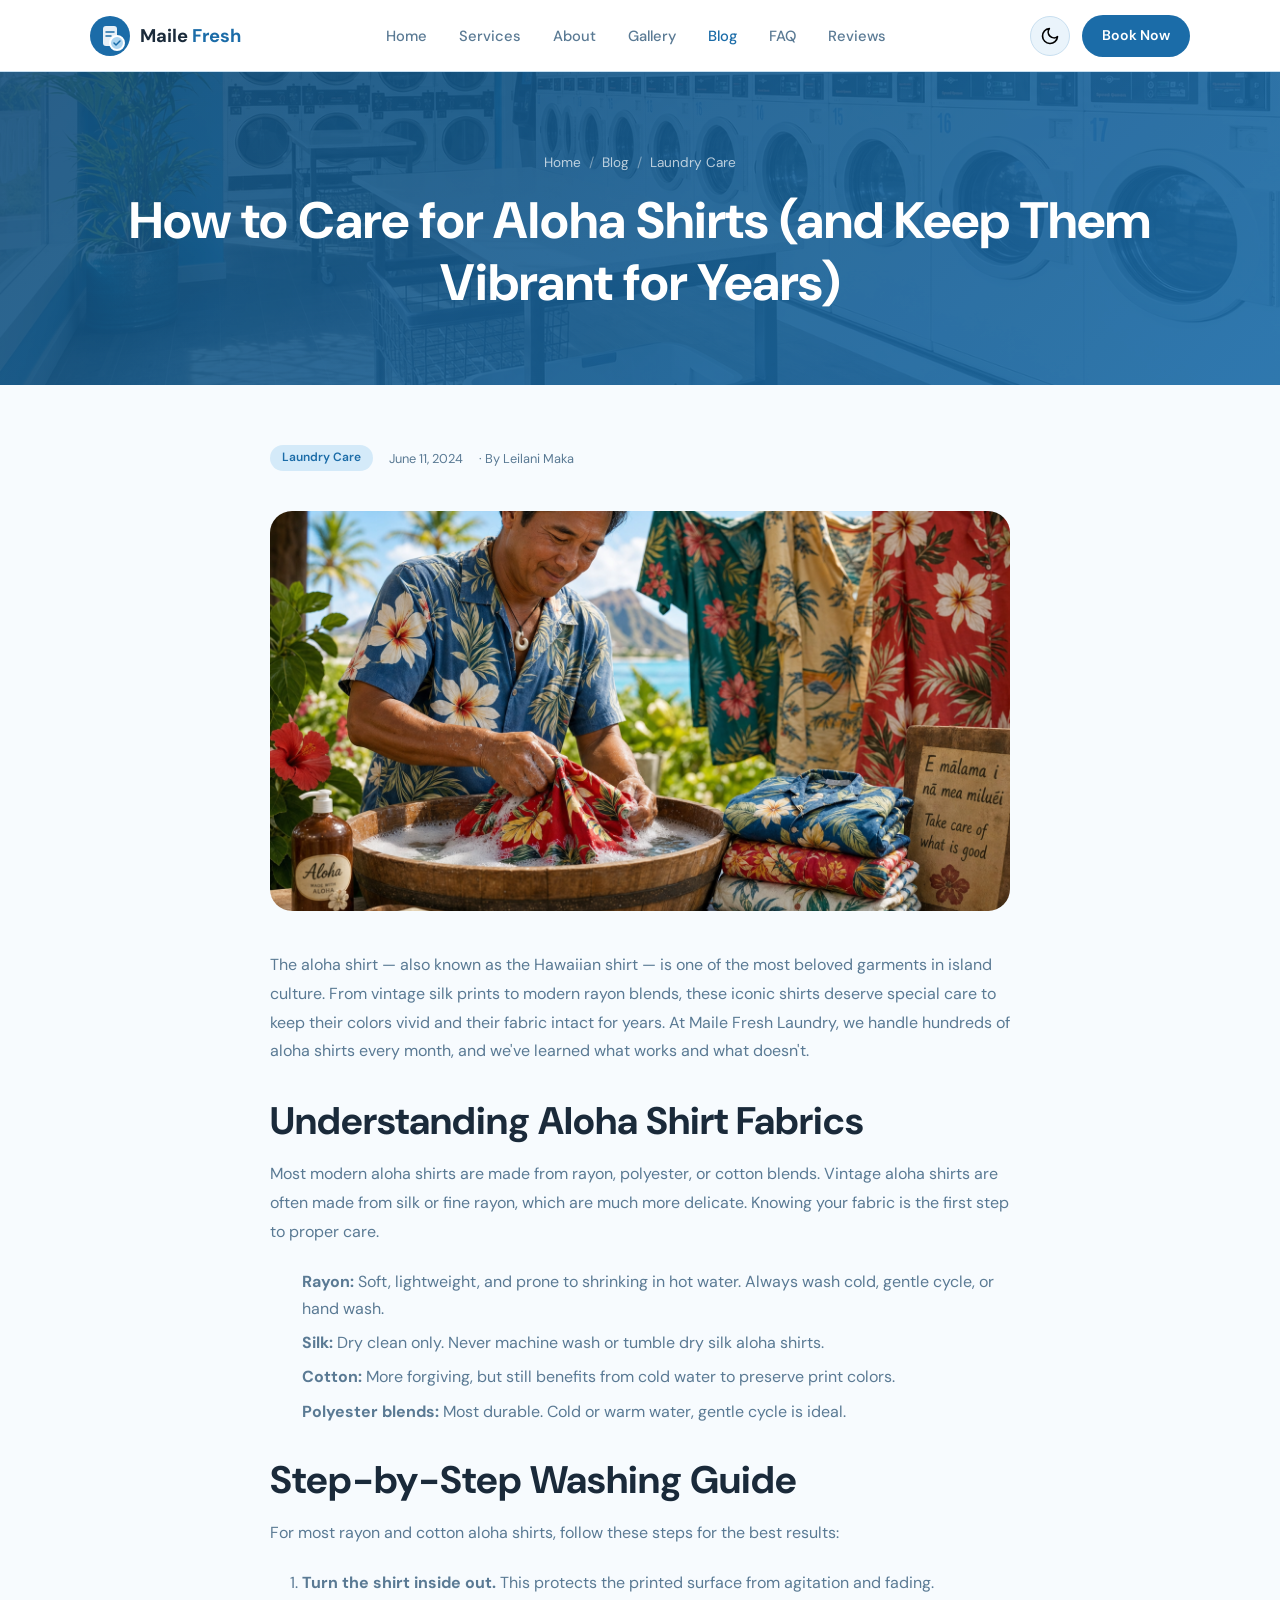
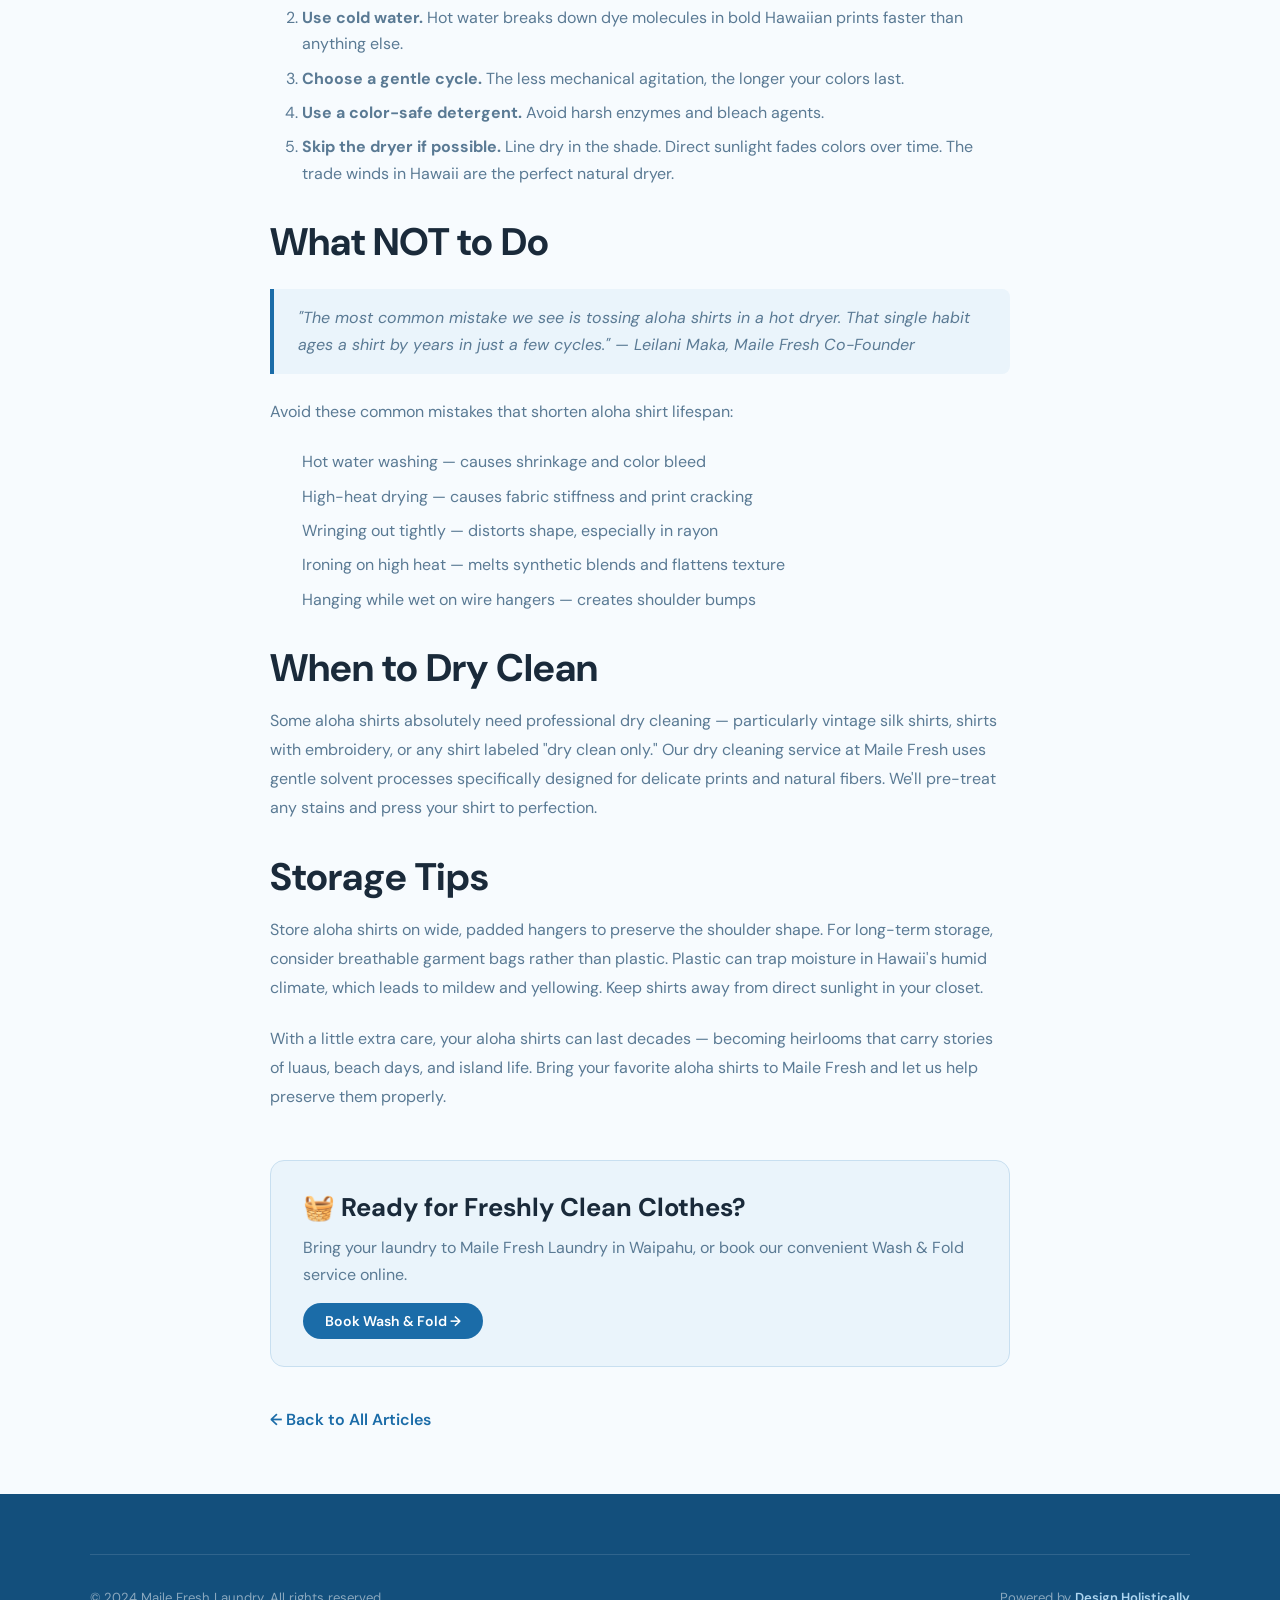
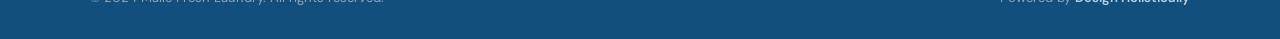
<file: blog-post-1.html>
<!DOCTYPE html>
<html lang="en" data-theme="light">
<head>
  <meta charset="UTF-8" />
  <meta name="viewport" content="width=device-width, initial-scale=1.0" />
  <title>How to Care for Aloha Shirts (and Keep Them Vibrant for Years) | Maile Fresh Laundry Blog</title>
  <meta name="description" content="How to Care for Aloha Shirts (and Keep Them Vibrant for Years) — Expert laundry tips from Maile Fresh Laundry, Waipahu, Oahu Hawaii." />
  <meta property="og:title" content="How to Care for Aloha Shirts (and Keep Them Vibrant for Years)" />
  <meta property="og:image" content="images/blog-1.png" />
  <link rel="stylesheet" href="css/style.css" />
  <link rel="icon" type="image/x-icon" href="images/favicon.ico">
  <link rel="icon" type="image/png" sizes="32x32" href="images/favicon-32x32.png">
  <link rel="icon" type="image/png" sizes="16x16" href="images/favicon-16x16.png">
  <link rel="apple-touch-icon" sizes="180x180" href="images/apple-touch-icon.png">
</head>
<body>
  <header class="site-header" id="siteHeader">
    <div class="container header-inner">
      <a href="index.html" class="logo-link">
        <svg width="40" height="40" viewBox="0 0 40 40" fill="none" xmlns="http://www.w3.org/2000/svg">
          <circle cx="20" cy="20" r="20" fill="#1B6CA8"/>
          <rect x="13" y="10" width="14" height="20" rx="3" fill="white" opacity="0.9"/>
          <path d="M16 16h8M16 20h5" stroke="#1B6CA8" stroke-width="1.5" stroke-linecap="round"/>
          <circle cx="27" cy="27" r="7" fill="#AED6F1" stroke="white" stroke-width="2"/>
          <path d="M24 27l2 2 4-4" stroke="#1B6CA8" stroke-width="1.5" stroke-linecap="round" stroke-linejoin="round"/>
        </svg>
        <span class="logo-text">Maile <span>Fresh</span></span>
      </a>
      <nav class="nav-links">
        <a href="index.html">Home</a>
        <a href="services.html">Services</a>
        <a href="about.html">About</a>
        <a href="gallery.html">Gallery</a>
        <a href="blog.html" class="active">Blog</a>
        <a href="faq.html">FAQ</a>
        <a href="reviews.html">Reviews</a>
      </nav>
      <div class="nav-actions">
        <button class="theme-toggle" id="themeToggle" aria-label="Toggle dark mode">🌙</button>
        <a href="booking.html" class="btn-nav">Book Now</a>
        <button class="hamburger" id="hamburger" aria-label="Open menu"><span></span><span></span><span></span></button>
      </div>
    </div>
    <nav class="mobile-nav" id="mobileNav">
      <a href="index.html">Home</a><a href="services.html">Services</a><a href="about.html">About</a>
      <a href="gallery.html">Gallery</a><a href="blog.html">Blog</a><a href="faq.html">FAQ</a>
      <a href="reviews.html">Reviews</a><a href="booking.html">📅 Book Now</a>
    </nav>
  </header>

  <div class="page-hero">
    <div class="container">
      <div class="breadcrumb"><a href="index.html">Home</a><span class="sep">/</span><a href="blog.html">Blog</a><span class="sep">/</span><span>Laundry Care</span></div>
      <h1>How to Care for Aloha Shirts (and Keep Them Vibrant for Years)</h1>
    </div>
  </div>

  <div class="blog-post-container">
    <div class="blog-post-header">
      <div class="blog-post-meta">
        <span class="blog-tag">Laundry Care</span>
        <span class="blog-date">June 11, 2024</span>
        <span class="blog-date">· By Leilani Maka</span>
      </div>
    </div>
    <div class="blog-post-img">
      <img src="images/blog-1.png" alt="How to Care for Aloha Shirts (and Keep Them Vibrant for Years)" loading="eager" />
    </div>
    <div class="blog-post-content">
      
<p>The aloha shirt — also known as the Hawaiian shirt — is one of the most beloved garments in island culture. From vintage silk prints to modern rayon blends, these iconic shirts deserve special care to keep their colors vivid and their fabric intact for years. At Maile Fresh Laundry, we handle hundreds of aloha shirts every month, and we've learned what works and what doesn't.</p>

<h2>Understanding Aloha Shirt Fabrics</h2>
<p>Most modern aloha shirts are made from rayon, polyester, or cotton blends. Vintage aloha shirts are often made from silk or fine rayon, which are much more delicate. Knowing your fabric is the first step to proper care.</p>
<ul>
  <li><strong>Rayon:</strong> Soft, lightweight, and prone to shrinking in hot water. Always wash cold, gentle cycle, or hand wash.</li>
  <li><strong>Silk:</strong> Dry clean only. Never machine wash or tumble dry silk aloha shirts.</li>
  <li><strong>Cotton:</strong> More forgiving, but still benefits from cold water to preserve print colors.</li>
  <li><strong>Polyester blends:</strong> Most durable. Cold or warm water, gentle cycle is ideal.</li>
</ul>

<h2>Step-by-Step Washing Guide</h2>
<p>For most rayon and cotton aloha shirts, follow these steps for the best results:</p>
<ol>
  <li><strong>Turn the shirt inside out.</strong> This protects the printed surface from agitation and fading.</li>
  <li><strong>Use cold water.</strong> Hot water breaks down dye molecules in bold Hawaiian prints faster than anything else.</li>
  <li><strong>Choose a gentle cycle.</strong> The less mechanical agitation, the longer your colors last.</li>
  <li><strong>Use a color-safe detergent.</strong> Avoid harsh enzymes and bleach agents.</li>
  <li><strong>Skip the dryer if possible.</strong> Line dry in the shade. Direct sunlight fades colors over time. The trade winds in Hawaii are the perfect natural dryer.</li>
</ol>

<h2>What NOT to Do</h2>
<blockquote>
  "The most common mistake we see is tossing aloha shirts in a hot dryer. That single habit ages a shirt by years in just a few cycles." — Leilani Maka, Maile Fresh Co-Founder
</blockquote>
<p>Avoid these common mistakes that shorten aloha shirt lifespan:</p>
<ul>
  <li>Hot water washing — causes shrinkage and color bleed</li>
  <li>High-heat drying — causes fabric stiffness and print cracking</li>
  <li>Wringing out tightly — distorts shape, especially in rayon</li>
  <li>Ironing on high heat — melts synthetic blends and flattens texture</li>
  <li>Hanging while wet on wire hangers — creates shoulder bumps</li>
</ul>

<h2>When to Dry Clean</h2>
<p>Some aloha shirts absolutely need professional dry cleaning — particularly vintage silk shirts, shirts with embroidery, or any shirt labeled "dry clean only." Our dry cleaning service at Maile Fresh uses gentle solvent processes specifically designed for delicate prints and natural fibers. We'll pre-treat any stains and press your shirt to perfection.</p>

<h2>Storage Tips</h2>
<p>Store aloha shirts on wide, padded hangers to preserve the shoulder shape. For long-term storage, consider breathable garment bags rather than plastic. Plastic can trap moisture in Hawaii's humid climate, which leads to mildew and yellowing. Keep shirts away from direct sunlight in your closet.</p>

<p>With a little extra care, your aloha shirts can last decades — becoming heirlooms that carry stories of luaus, beach days, and island life. Bring your favorite aloha shirts to Maile Fresh and let us help preserve them properly.</p>

    </div>

    <div style="background:var(--bg-alt);border-radius:var(--radius);padding:2rem;margin-top:3rem;border:1px solid var(--border);">
      <h3 style="margin-bottom:0.75rem;">🧺 Ready for Freshly Clean Clothes?</h3>
      <p style="color:var(--text-muted);margin-bottom:1.25rem;">Bring your laundry to Maile Fresh Laundry in Waipahu, or book our convenient Wash &amp; Fold service online.</p>
      <a href="booking.html" class="btn-book">Book Wash &amp; Fold →</a>
    </div>

    <div style="margin-top:2.5rem;">
      <a href="blog.html" style="color:var(--primary);font-weight:600;">← Back to All Articles</a>
    </div>
  </div>

  <footer class="site-footer">
    <div class="container">
      <div class="footer-bottom" style="padding-top:2rem;">
        <p>&copy; 2024 Maile Fresh Laundry. All rights reserved.</p>
        <p class="powered-by">Powered by <a href="https://designholistically.com" target="_blank" rel="noopener">Design Holistically</a></p>
      </div>
    </div>
  </footer>
  <a href="#" class="back-to-top" id="backToTop" aria-label="Back to top">↑</a>
  <script src="js/main.js"></script>
</body>
</html>
</file>
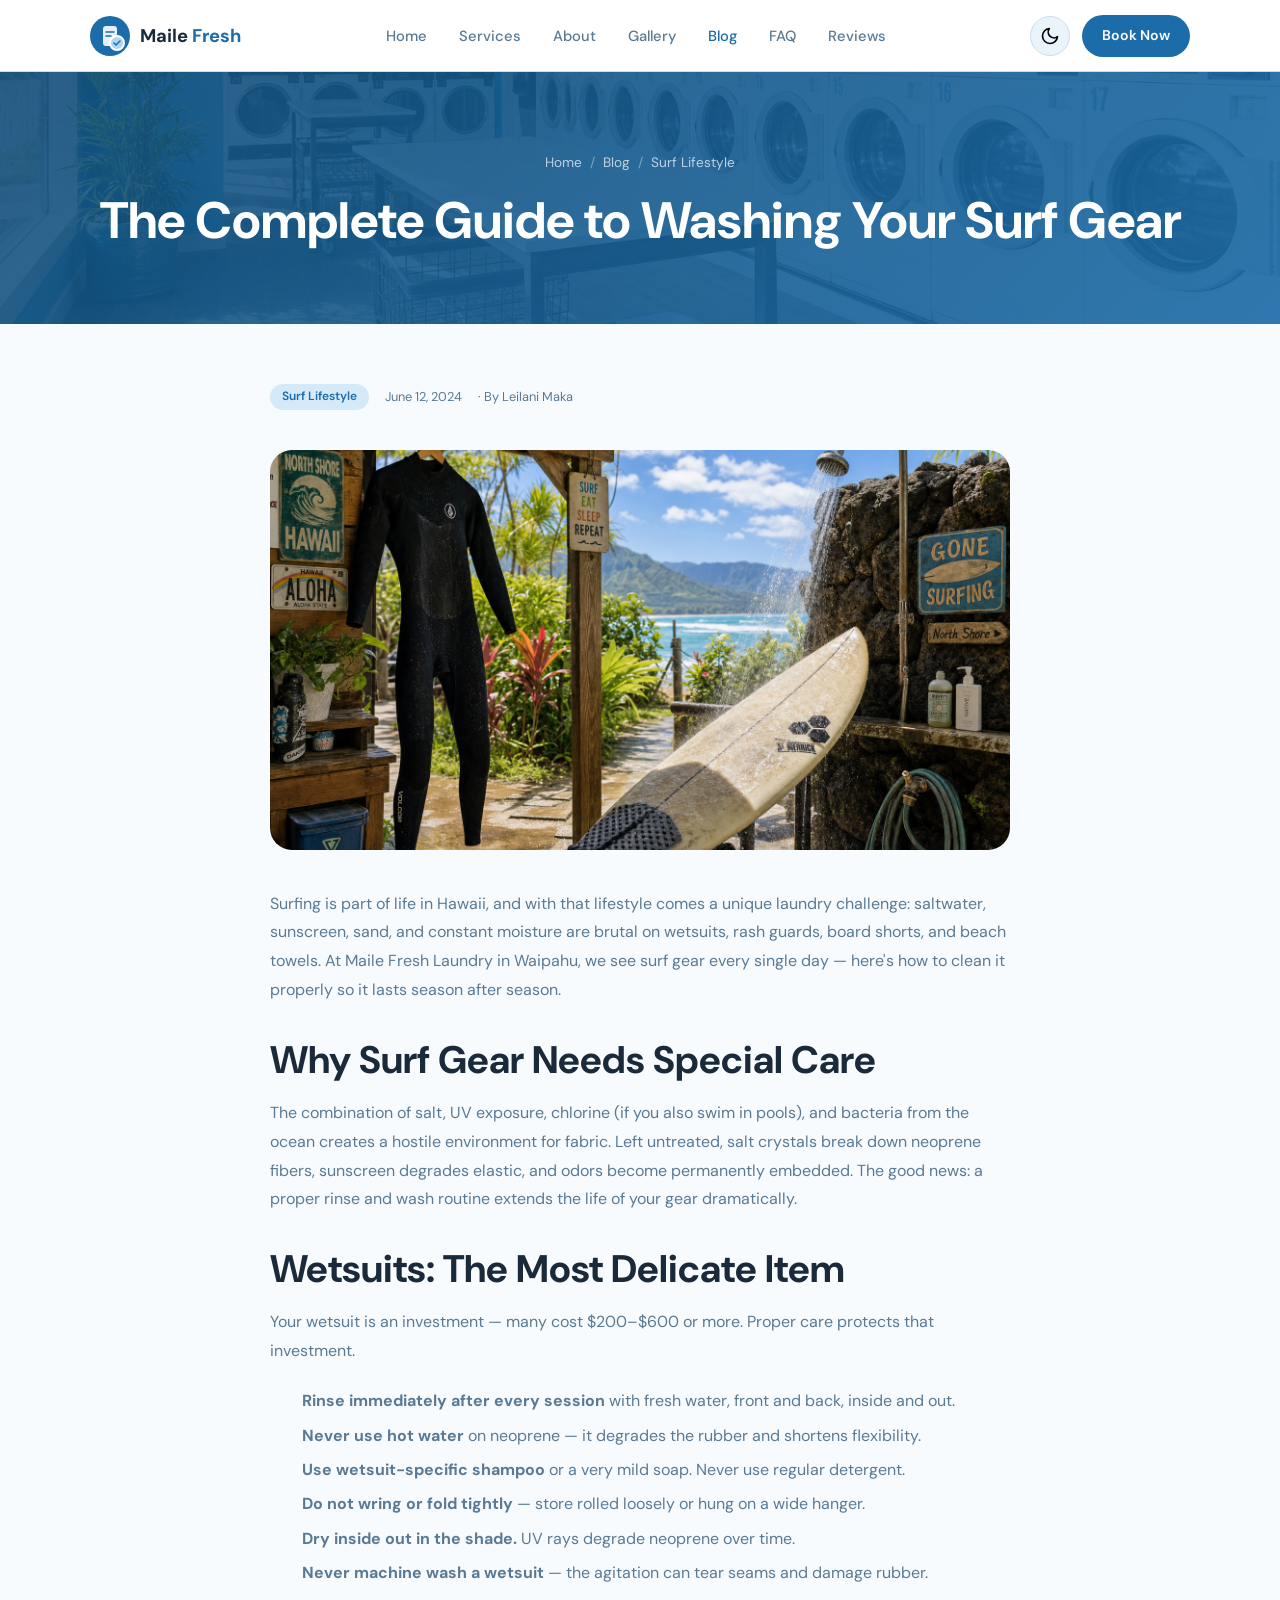
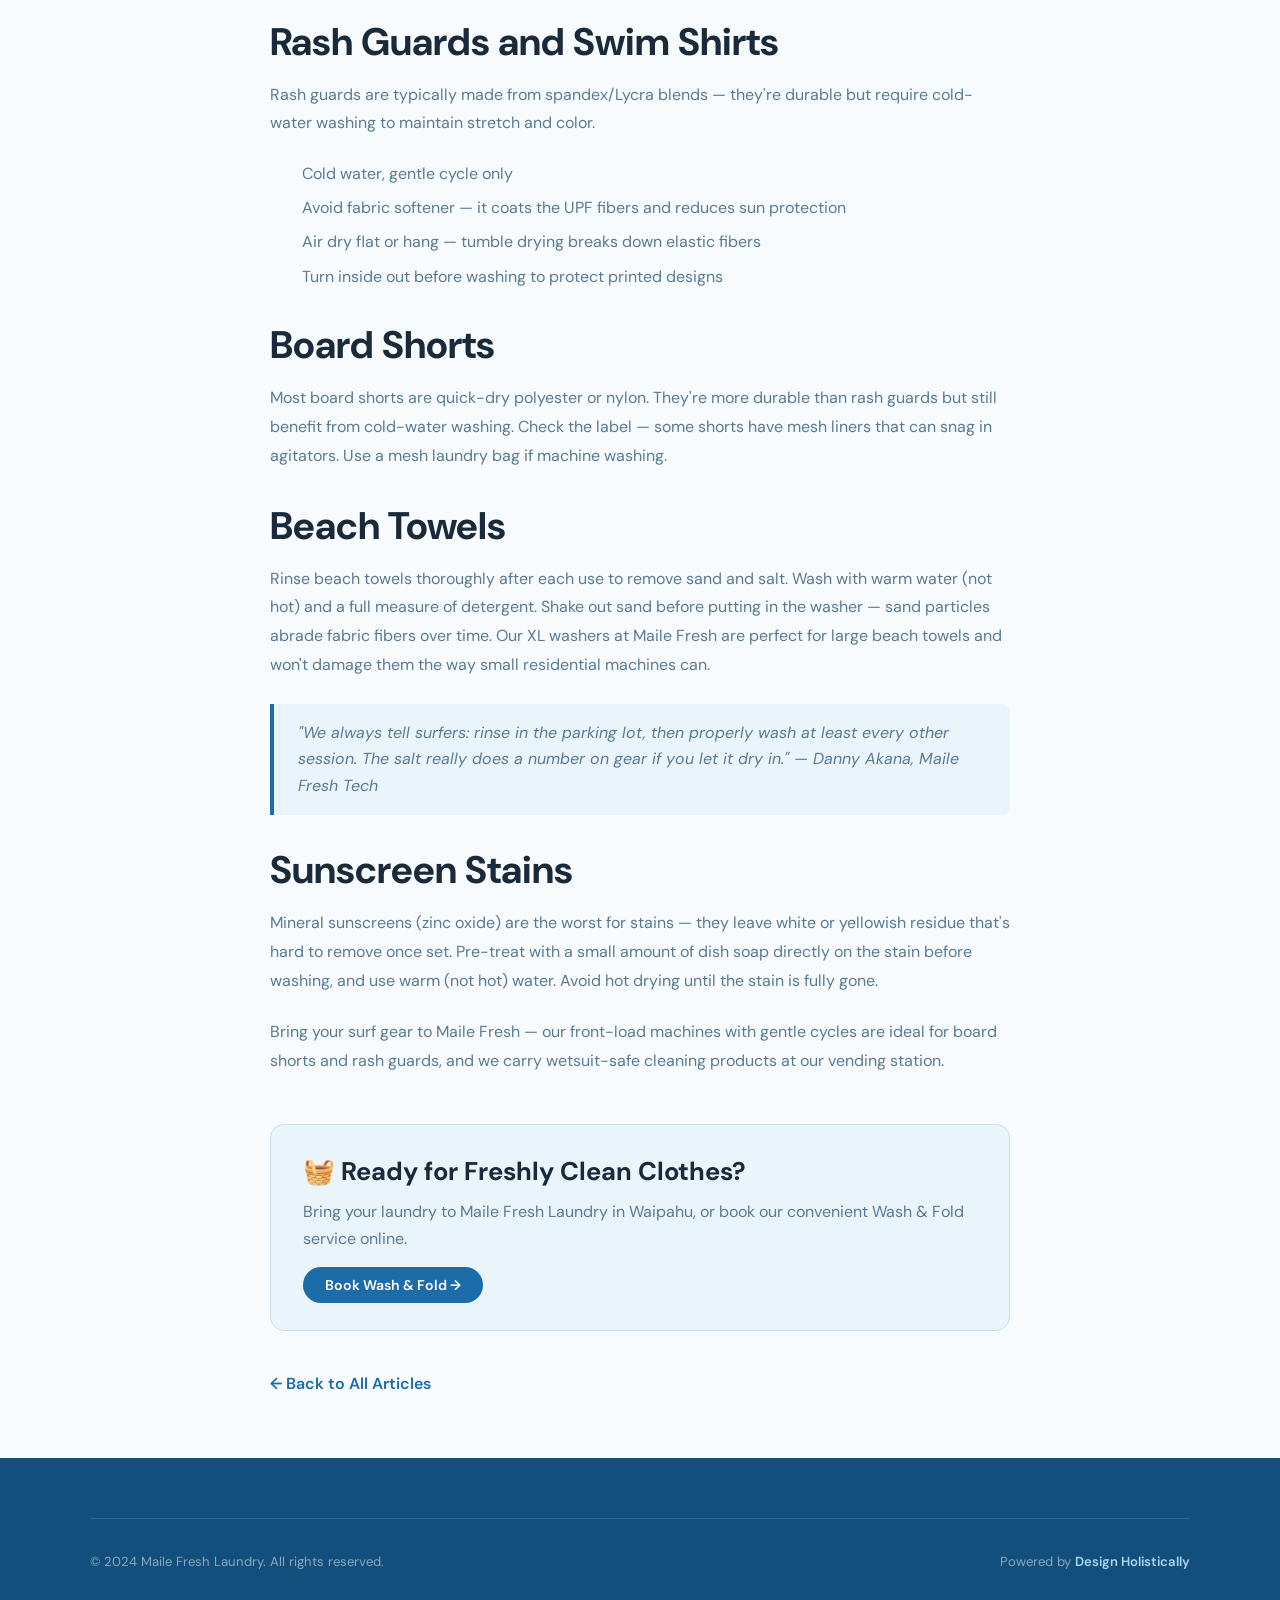
<file: blog-post-2.html>
<!DOCTYPE html>
<html lang="en" data-theme="light">
<head>
  <meta charset="UTF-8" />
  <meta name="viewport" content="width=device-width, initial-scale=1.0" />
  <title>The Complete Guide to Washing Your Surf Gear | Maile Fresh Laundry Blog</title>
  <meta name="description" content="The Complete Guide to Washing Your Surf Gear — Expert laundry tips from Maile Fresh Laundry, Waipahu, Oahu Hawaii." />
  <meta property="og:title" content="The Complete Guide to Washing Your Surf Gear" />
  <meta property="og:image" content="images/blog-2.png" />
  <link rel="stylesheet" href="css/style.css" />
  <link rel="icon" type="image/x-icon" href="images/favicon.ico">
  <link rel="icon" type="image/png" sizes="32x32" href="images/favicon-32x32.png">
  <link rel="icon" type="image/png" sizes="16x16" href="images/favicon-16x16.png">
  <link rel="apple-touch-icon" sizes="180x180" href="images/apple-touch-icon.png">
</head>
<body>
  <header class="site-header" id="siteHeader">
    <div class="container header-inner">
      <a href="index.html" class="logo-link">
        <svg width="40" height="40" viewBox="0 0 40 40" fill="none" xmlns="http://www.w3.org/2000/svg">
          <circle cx="20" cy="20" r="20" fill="#1B6CA8"/>
          <rect x="13" y="10" width="14" height="20" rx="3" fill="white" opacity="0.9"/>
          <path d="M16 16h8M16 20h5" stroke="#1B6CA8" stroke-width="1.5" stroke-linecap="round"/>
          <circle cx="27" cy="27" r="7" fill="#AED6F1" stroke="white" stroke-width="2"/>
          <path d="M24 27l2 2 4-4" stroke="#1B6CA8" stroke-width="1.5" stroke-linecap="round" stroke-linejoin="round"/>
        </svg>
        <span class="logo-text">Maile <span>Fresh</span></span>
      </a>
      <nav class="nav-links">
        <a href="index.html">Home</a>
        <a href="services.html">Services</a>
        <a href="about.html">About</a>
        <a href="gallery.html">Gallery</a>
        <a href="blog.html" class="active">Blog</a>
        <a href="faq.html">FAQ</a>
        <a href="reviews.html">Reviews</a>
      </nav>
      <div class="nav-actions">
        <button class="theme-toggle" id="themeToggle" aria-label="Toggle dark mode">🌙</button>
        <a href="booking.html" class="btn-nav">Book Now</a>
        <button class="hamburger" id="hamburger" aria-label="Open menu"><span></span><span></span><span></span></button>
      </div>
    </div>
    <nav class="mobile-nav" id="mobileNav">
      <a href="index.html">Home</a><a href="services.html">Services</a><a href="about.html">About</a>
      <a href="gallery.html">Gallery</a><a href="blog.html">Blog</a><a href="faq.html">FAQ</a>
      <a href="reviews.html">Reviews</a><a href="booking.html">📅 Book Now</a>
    </nav>
  </header>

  <div class="page-hero">
    <div class="container">
      <div class="breadcrumb"><a href="index.html">Home</a><span class="sep">/</span><a href="blog.html">Blog</a><span class="sep">/</span><span>Surf Lifestyle</span></div>
      <h1>The Complete Guide to Washing Your Surf Gear</h1>
    </div>
  </div>

  <div class="blog-post-container">
    <div class="blog-post-header">
      <div class="blog-post-meta">
        <span class="blog-tag">Surf Lifestyle</span>
        <span class="blog-date">June 12, 2024</span>
        <span class="blog-date">· By Leilani Maka</span>
      </div>
    </div>
    <div class="blog-post-img">
      <img src="images/blog-2.png" alt="The Complete Guide to Washing Your Surf Gear" loading="eager" />
    </div>
    <div class="blog-post-content">
      
<p>Surfing is part of life in Hawaii, and with that lifestyle comes a unique laundry challenge: saltwater, sunscreen, sand, and constant moisture are brutal on wetsuits, rash guards, board shorts, and beach towels. At Maile Fresh Laundry in Waipahu, we see surf gear every single day — here's how to clean it properly so it lasts season after season.</p>

<h2>Why Surf Gear Needs Special Care</h2>
<p>The combination of salt, UV exposure, chlorine (if you also swim in pools), and bacteria from the ocean creates a hostile environment for fabric. Left untreated, salt crystals break down neoprene fibers, sunscreen degrades elastic, and odors become permanently embedded. The good news: a proper rinse and wash routine extends the life of your gear dramatically.</p>

<h2>Wetsuits: The Most Delicate Item</h2>
<p>Your wetsuit is an investment — many cost $200–$600 or more. Proper care protects that investment.</p>
<ul>
  <li><strong>Rinse immediately after every session</strong> with fresh water, front and back, inside and out.</li>
  <li><strong>Never use hot water</strong> on neoprene — it degrades the rubber and shortens flexibility.</li>
  <li><strong>Use wetsuit-specific shampoo</strong> or a very mild soap. Never use regular detergent.</li>
  <li><strong>Do not wring or fold tightly</strong> — store rolled loosely or hung on a wide hanger.</li>
  <li><strong>Dry inside out in the shade.</strong> UV rays degrade neoprene over time.</li>
  <li><strong>Never machine wash a wetsuit</strong> — the agitation can tear seams and damage rubber.</li>
</ul>

<h2>Rash Guards and Swim Shirts</h2>
<p>Rash guards are typically made from spandex/Lycra blends — they're durable but require cold-water washing to maintain stretch and color.</p>
<ul>
  <li>Cold water, gentle cycle only</li>
  <li>Avoid fabric softener — it coats the UPF fibers and reduces sun protection</li>
  <li>Air dry flat or hang — tumble drying breaks down elastic fibers</li>
  <li>Turn inside out before washing to protect printed designs</li>
</ul>

<h2>Board Shorts</h2>
<p>Most board shorts are quick-dry polyester or nylon. They're more durable than rash guards but still benefit from cold-water washing. Check the label — some shorts have mesh liners that can snag in agitators. Use a mesh laundry bag if machine washing.</p>

<h2>Beach Towels</h2>
<p>Rinse beach towels thoroughly after each use to remove sand and salt. Wash with warm water (not hot) and a full measure of detergent. Shake out sand before putting in the washer — sand particles abrade fabric fibers over time. Our XL washers at Maile Fresh are perfect for large beach towels and won't damage them the way small residential machines can.</p>

<blockquote>"We always tell surfers: rinse in the parking lot, then properly wash at least every other session. The salt really does a number on gear if you let it dry in." — Danny Akana, Maile Fresh Tech</blockquote>

<h2>Sunscreen Stains</h2>
<p>Mineral sunscreens (zinc oxide) are the worst for stains — they leave white or yellowish residue that's hard to remove once set. Pre-treat with a small amount of dish soap directly on the stain before washing, and use warm (not hot) water. Avoid hot drying until the stain is fully gone.</p>

<p>Bring your surf gear to Maile Fresh — our front-load machines with gentle cycles are ideal for board shorts and rash guards, and we carry wetsuit-safe cleaning products at our vending station.</p>

    </div>

    <div style="background:var(--bg-alt);border-radius:var(--radius);padding:2rem;margin-top:3rem;border:1px solid var(--border);">
      <h3 style="margin-bottom:0.75rem;">🧺 Ready for Freshly Clean Clothes?</h3>
      <p style="color:var(--text-muted);margin-bottom:1.25rem;">Bring your laundry to Maile Fresh Laundry in Waipahu, or book our convenient Wash &amp; Fold service online.</p>
      <a href="booking.html" class="btn-book">Book Wash &amp; Fold →</a>
    </div>

    <div style="margin-top:2.5rem;">
      <a href="blog.html" style="color:var(--primary);font-weight:600;">← Back to All Articles</a>
    </div>
  </div>

  <footer class="site-footer">
    <div class="container">
      <div class="footer-bottom" style="padding-top:2rem;">
        <p>&copy; 2024 Maile Fresh Laundry. All rights reserved.</p>
        <p class="powered-by">Powered by <a href="https://designholistically.com" target="_blank" rel="noopener">Design Holistically</a></p>
      </div>
    </div>
  </footer>
  <a href="#" class="back-to-top" id="backToTop" aria-label="Back to top">↑</a>
  <script src="js/main.js"></script>
</body>
</html>
</file>
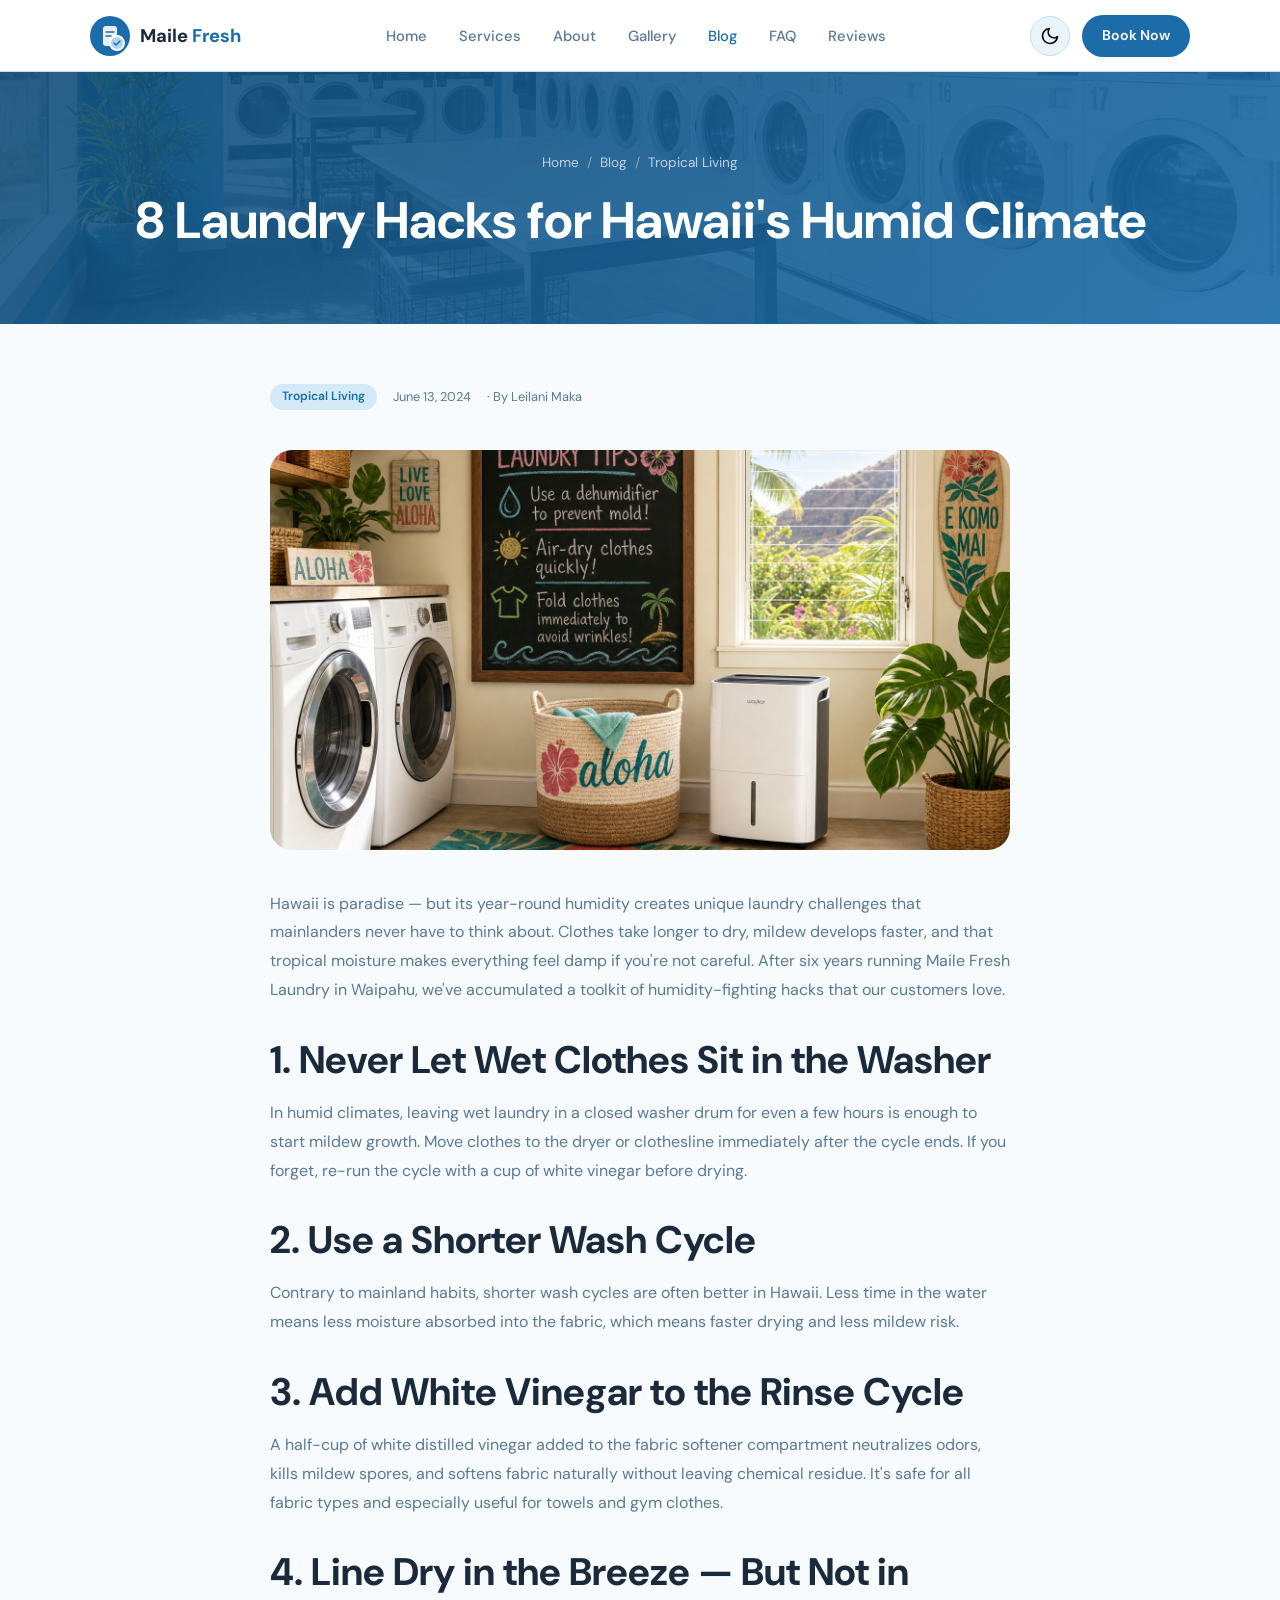
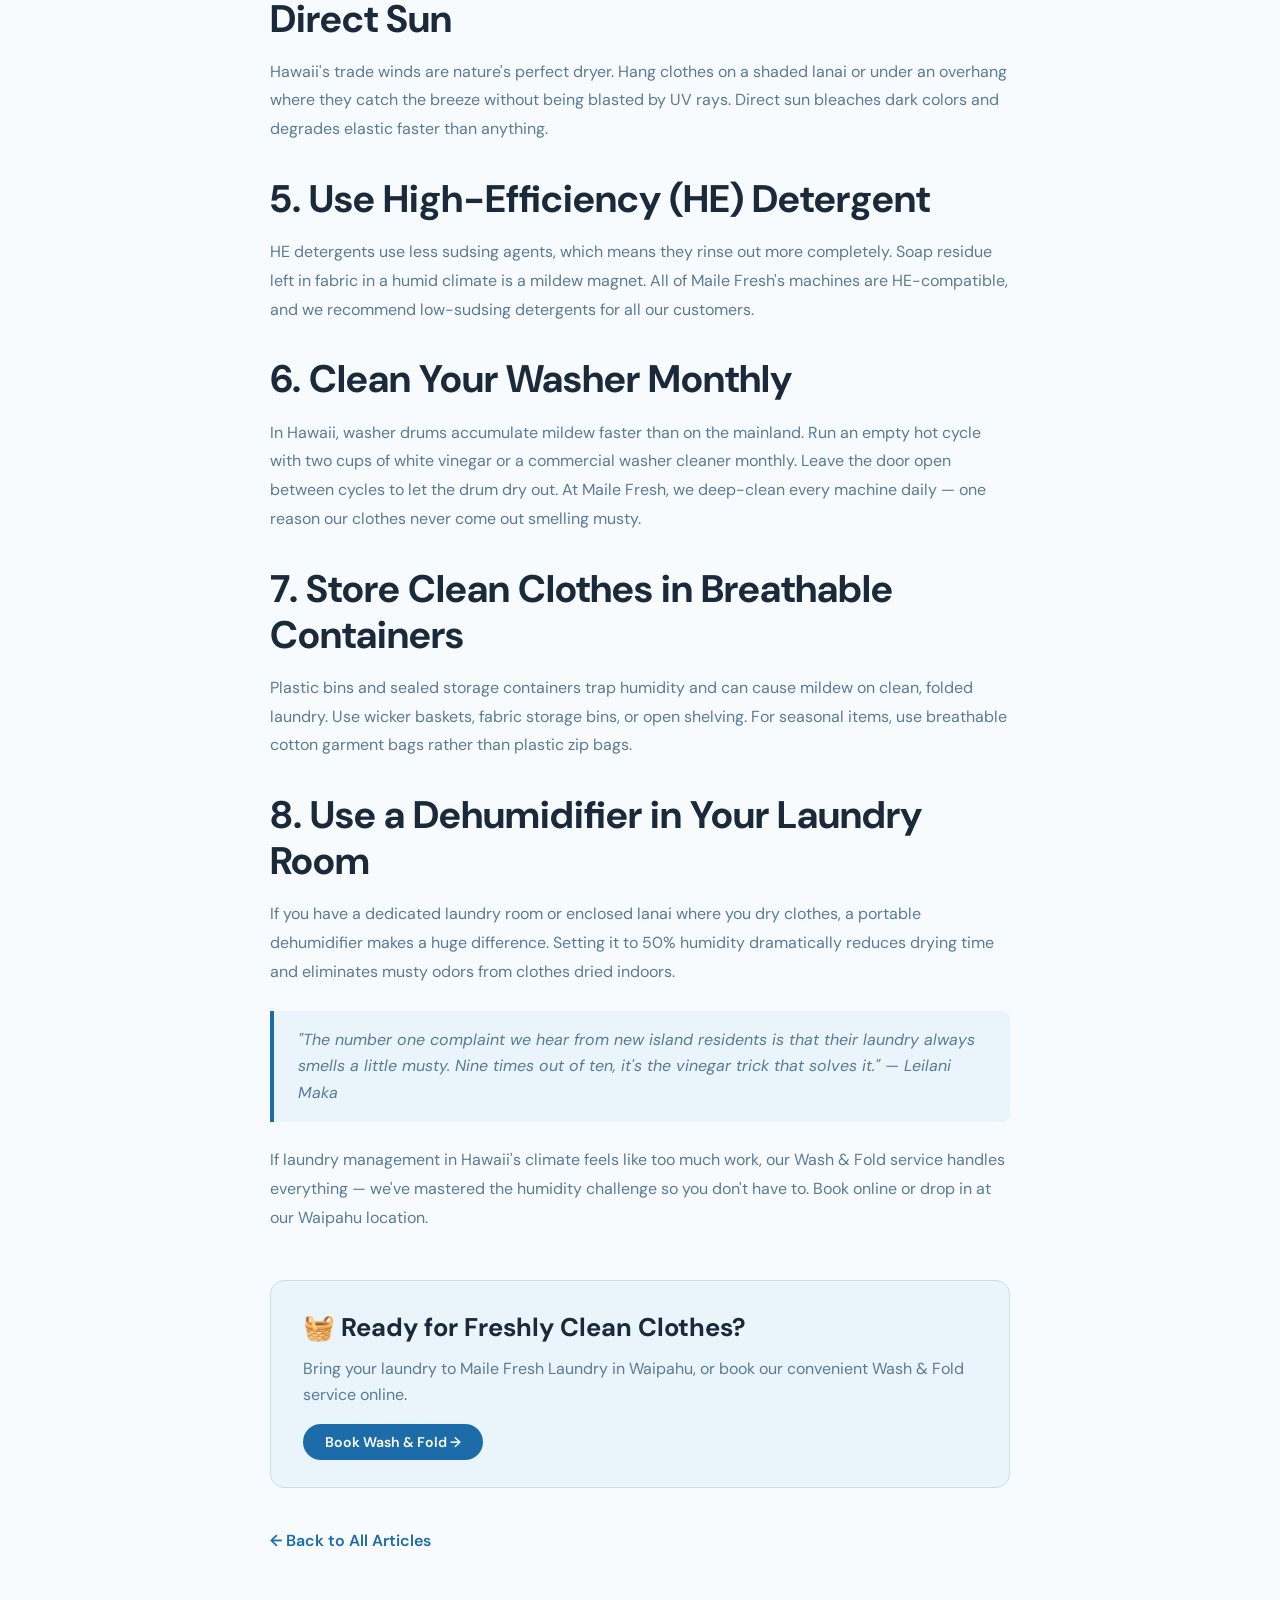
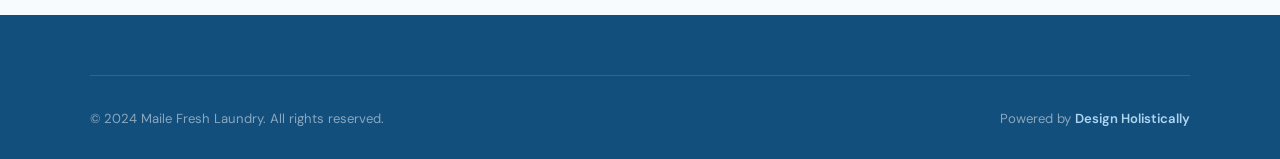
<file: blog-post-3.html>
<!DOCTYPE html>
<html lang="en" data-theme="light">
<head>
  <meta charset="UTF-8" />
  <meta name="viewport" content="width=device-width, initial-scale=1.0" />
  <title>8 Laundry Hacks for Hawaii's Humid Climate | Maile Fresh Laundry Blog</title>
  <meta name="description" content="8 Laundry Hacks for Hawaii's Humid Climate — Expert laundry tips from Maile Fresh Laundry, Waipahu, Oahu Hawaii." />
  <meta property="og:title" content="8 Laundry Hacks for Hawaii's Humid Climate" />
  <meta property="og:image" content="images/blog-3.png" />
  <link rel="stylesheet" href="css/style.css" />
  <link rel="icon" type="image/x-icon" href="images/favicon.ico">
  <link rel="icon" type="image/png" sizes="32x32" href="images/favicon-32x32.png">
  <link rel="icon" type="image/png" sizes="16x16" href="images/favicon-16x16.png">
  <link rel="apple-touch-icon" sizes="180x180" href="images/apple-touch-icon.png">
</head>
<body>
  <header class="site-header" id="siteHeader">
    <div class="container header-inner">
      <a href="index.html" class="logo-link">
        <svg width="40" height="40" viewBox="0 0 40 40" fill="none" xmlns="http://www.w3.org/2000/svg">
          <circle cx="20" cy="20" r="20" fill="#1B6CA8"/>
          <rect x="13" y="10" width="14" height="20" rx="3" fill="white" opacity="0.9"/>
          <path d="M16 16h8M16 20h5" stroke="#1B6CA8" stroke-width="1.5" stroke-linecap="round"/>
          <circle cx="27" cy="27" r="7" fill="#AED6F1" stroke="white" stroke-width="2"/>
          <path d="M24 27l2 2 4-4" stroke="#1B6CA8" stroke-width="1.5" stroke-linecap="round" stroke-linejoin="round"/>
        </svg>
        <span class="logo-text">Maile <span>Fresh</span></span>
      </a>
      <nav class="nav-links">
        <a href="index.html">Home</a>
        <a href="services.html">Services</a>
        <a href="about.html">About</a>
        <a href="gallery.html">Gallery</a>
        <a href="blog.html" class="active">Blog</a>
        <a href="faq.html">FAQ</a>
        <a href="reviews.html">Reviews</a>
      </nav>
      <div class="nav-actions">
        <button class="theme-toggle" id="themeToggle" aria-label="Toggle dark mode">🌙</button>
        <a href="booking.html" class="btn-nav">Book Now</a>
        <button class="hamburger" id="hamburger" aria-label="Open menu"><span></span><span></span><span></span></button>
      </div>
    </div>
    <nav class="mobile-nav" id="mobileNav">
      <a href="index.html">Home</a><a href="services.html">Services</a><a href="about.html">About</a>
      <a href="gallery.html">Gallery</a><a href="blog.html">Blog</a><a href="faq.html">FAQ</a>
      <a href="reviews.html">Reviews</a><a href="booking.html">📅 Book Now</a>
    </nav>
  </header>

  <div class="page-hero">
    <div class="container">
      <div class="breadcrumb"><a href="index.html">Home</a><span class="sep">/</span><a href="blog.html">Blog</a><span class="sep">/</span><span>Tropical Living</span></div>
      <h1>8 Laundry Hacks for Hawaii's Humid Climate</h1>
    </div>
  </div>

  <div class="blog-post-container">
    <div class="blog-post-header">
      <div class="blog-post-meta">
        <span class="blog-tag">Tropical Living</span>
        <span class="blog-date">June 13, 2024</span>
        <span class="blog-date">· By Leilani Maka</span>
      </div>
    </div>
    <div class="blog-post-img">
      <img src="images/blog-3.png" alt="8 Laundry Hacks for Hawaii's Humid Climate" loading="eager" />
    </div>
    <div class="blog-post-content">
      
<p>Hawaii is paradise — but its year-round humidity creates unique laundry challenges that mainlanders never have to think about. Clothes take longer to dry, mildew develops faster, and that tropical moisture makes everything feel damp if you're not careful. After six years running Maile Fresh Laundry in Waipahu, we've accumulated a toolkit of humidity-fighting hacks that our customers love.</p>

<h2>1. Never Let Wet Clothes Sit in the Washer</h2>
<p>In humid climates, leaving wet laundry in a closed washer drum for even a few hours is enough to start mildew growth. Move clothes to the dryer or clothesline immediately after the cycle ends. If you forget, re-run the cycle with a cup of white vinegar before drying.</p>

<h2>2. Use a Shorter Wash Cycle</h2>
<p>Contrary to mainland habits, shorter wash cycles are often better in Hawaii. Less time in the water means less moisture absorbed into the fabric, which means faster drying and less mildew risk.</p>

<h2>3. Add White Vinegar to the Rinse Cycle</h2>
<p>A half-cup of white distilled vinegar added to the fabric softener compartment neutralizes odors, kills mildew spores, and softens fabric naturally without leaving chemical residue. It's safe for all fabric types and especially useful for towels and gym clothes.</p>

<h2>4. Line Dry in the Breeze — But Not in Direct Sun</h2>
<p>Hawaii's trade winds are nature's perfect dryer. Hang clothes on a shaded lanai or under an overhang where they catch the breeze without being blasted by UV rays. Direct sun bleaches dark colors and degrades elastic faster than anything.</p>

<h2>5. Use High-Efficiency (HE) Detergent</h2>
<p>HE detergents use less sudsing agents, which means they rinse out more completely. Soap residue left in fabric in a humid climate is a mildew magnet. All of Maile Fresh's machines are HE-compatible, and we recommend low-sudsing detergents for all our customers.</p>

<h2>6. Clean Your Washer Monthly</h2>
<p>In Hawaii, washer drums accumulate mildew faster than on the mainland. Run an empty hot cycle with two cups of white vinegar or a commercial washer cleaner monthly. Leave the door open between cycles to let the drum dry out. At Maile Fresh, we deep-clean every machine daily — one reason our clothes never come out smelling musty.</p>

<h2>7. Store Clean Clothes in Breathable Containers</h2>
<p>Plastic bins and sealed storage containers trap humidity and can cause mildew on clean, folded laundry. Use wicker baskets, fabric storage bins, or open shelving. For seasonal items, use breathable cotton garment bags rather than plastic zip bags.</p>

<h2>8. Use a Dehumidifier in Your Laundry Room</h2>
<p>If you have a dedicated laundry room or enclosed lanai where you dry clothes, a portable dehumidifier makes a huge difference. Setting it to 50% humidity dramatically reduces drying time and eliminates musty odors from clothes dried indoors.</p>

<blockquote>"The number one complaint we hear from new island residents is that their laundry always smells a little musty. Nine times out of ten, it's the vinegar trick that solves it." — Leilani Maka</blockquote>

<p>If laundry management in Hawaii's climate feels like too much work, our Wash &amp; Fold service handles everything — we've mastered the humidity challenge so you don't have to. Book online or drop in at our Waipahu location.</p>

    </div>

    <div style="background:var(--bg-alt);border-radius:var(--radius);padding:2rem;margin-top:3rem;border:1px solid var(--border);">
      <h3 style="margin-bottom:0.75rem;">🧺 Ready for Freshly Clean Clothes?</h3>
      <p style="color:var(--text-muted);margin-bottom:1.25rem;">Bring your laundry to Maile Fresh Laundry in Waipahu, or book our convenient Wash &amp; Fold service online.</p>
      <a href="booking.html" class="btn-book">Book Wash &amp; Fold →</a>
    </div>

    <div style="margin-top:2.5rem;">
      <a href="blog.html" style="color:var(--primary);font-weight:600;">← Back to All Articles</a>
    </div>
  </div>

  <footer class="site-footer">
    <div class="container">
      <div class="footer-bottom" style="padding-top:2rem;">
        <p>&copy; 2024 Maile Fresh Laundry. All rights reserved.</p>
        <p class="powered-by">Powered by <a href="https://designholistically.com" target="_blank" rel="noopener">Design Holistically</a></p>
      </div>
    </div>
  </footer>
  <a href="#" class="back-to-top" id="backToTop" aria-label="Back to top">↑</a>
  <script src="js/main.js"></script>
</body>
</html>
</file>
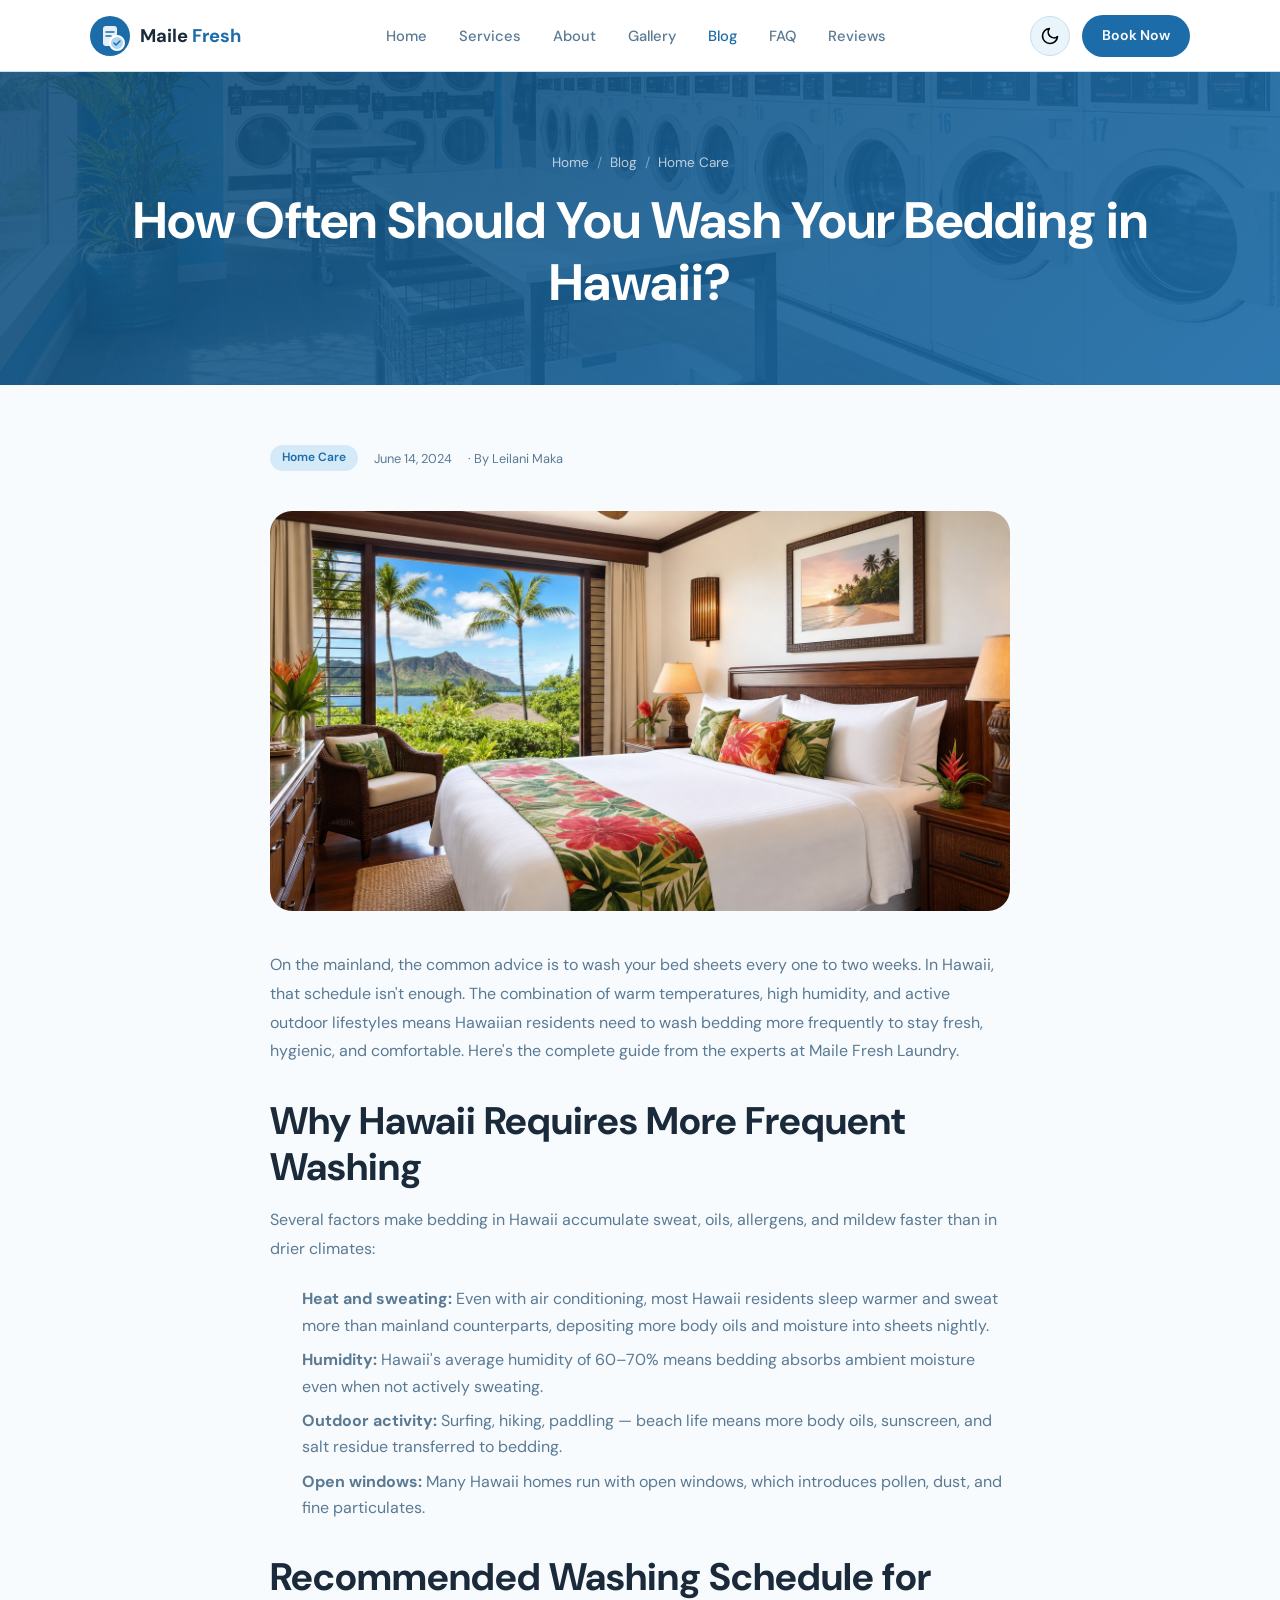
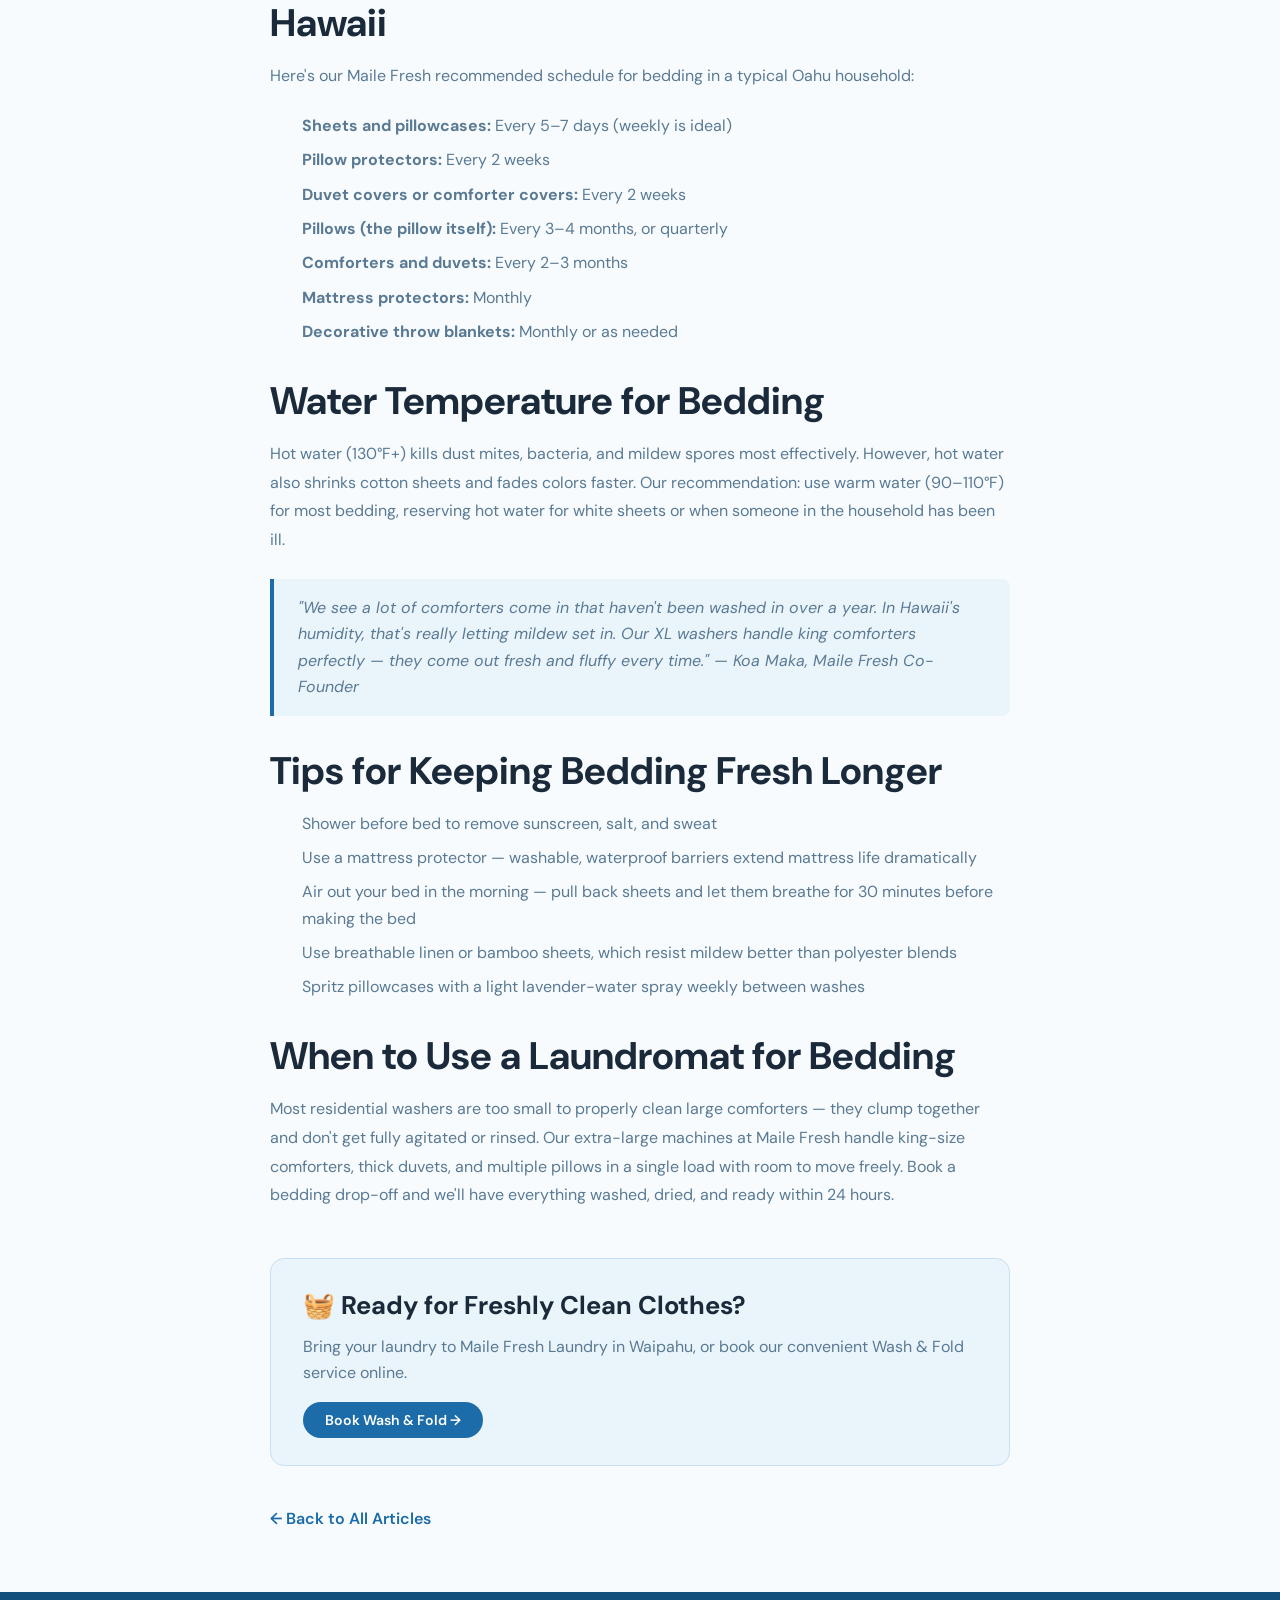
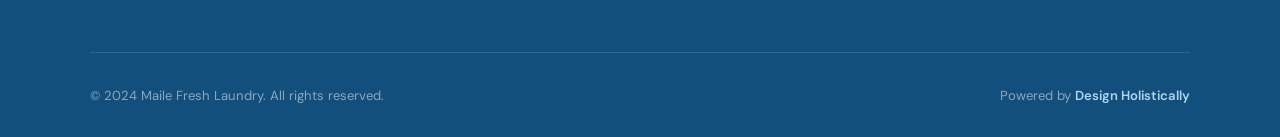
<file: blog-post-4.html>
<!DOCTYPE html>
<html lang="en" data-theme="light">
<head>
  <meta charset="UTF-8" />
  <meta name="viewport" content="width=device-width, initial-scale=1.0" />
  <title>How Often Should You Wash Your Bedding in Hawaii? | Maile Fresh Laundry Blog</title>
  <meta name="description" content="How Often Should You Wash Your Bedding in Hawaii? — Expert laundry tips from Maile Fresh Laundry, Waipahu, Oahu Hawaii." />
  <meta property="og:title" content="How Often Should You Wash Your Bedding in Hawaii?" />
  <meta property="og:image" content="images/blog-4.png" />
  <link rel="stylesheet" href="css/style.css" />
  <link rel="icon" type="image/x-icon" href="images/favicon.ico">
  <link rel="icon" type="image/png" sizes="32x32" href="images/favicon-32x32.png">
  <link rel="icon" type="image/png" sizes="16x16" href="images/favicon-16x16.png">
  <link rel="apple-touch-icon" sizes="180x180" href="images/apple-touch-icon.png">
</head>
<body>
  <header class="site-header" id="siteHeader">
    <div class="container header-inner">
      <a href="index.html" class="logo-link">
        <svg width="40" height="40" viewBox="0 0 40 40" fill="none" xmlns="http://www.w3.org/2000/svg">
          <circle cx="20" cy="20" r="20" fill="#1B6CA8"/>
          <rect x="13" y="10" width="14" height="20" rx="3" fill="white" opacity="0.9"/>
          <path d="M16 16h8M16 20h5" stroke="#1B6CA8" stroke-width="1.5" stroke-linecap="round"/>
          <circle cx="27" cy="27" r="7" fill="#AED6F1" stroke="white" stroke-width="2"/>
          <path d="M24 27l2 2 4-4" stroke="#1B6CA8" stroke-width="1.5" stroke-linecap="round" stroke-linejoin="round"/>
        </svg>
        <span class="logo-text">Maile <span>Fresh</span></span>
      </a>
      <nav class="nav-links">
        <a href="index.html">Home</a>
        <a href="services.html">Services</a>
        <a href="about.html">About</a>
        <a href="gallery.html">Gallery</a>
        <a href="blog.html" class="active">Blog</a>
        <a href="faq.html">FAQ</a>
        <a href="reviews.html">Reviews</a>
      </nav>
      <div class="nav-actions">
        <button class="theme-toggle" id="themeToggle" aria-label="Toggle dark mode">🌙</button>
        <a href="booking.html" class="btn-nav">Book Now</a>
        <button class="hamburger" id="hamburger" aria-label="Open menu"><span></span><span></span><span></span></button>
      </div>
    </div>
    <nav class="mobile-nav" id="mobileNav">
      <a href="index.html">Home</a><a href="services.html">Services</a><a href="about.html">About</a>
      <a href="gallery.html">Gallery</a><a href="blog.html">Blog</a><a href="faq.html">FAQ</a>
      <a href="reviews.html">Reviews</a><a href="booking.html">📅 Book Now</a>
    </nav>
  </header>

  <div class="page-hero">
    <div class="container">
      <div class="breadcrumb"><a href="index.html">Home</a><span class="sep">/</span><a href="blog.html">Blog</a><span class="sep">/</span><span>Home Care</span></div>
      <h1>How Often Should You Wash Your Bedding in Hawaii?</h1>
    </div>
  </div>

  <div class="blog-post-container">
    <div class="blog-post-header">
      <div class="blog-post-meta">
        <span class="blog-tag">Home Care</span>
        <span class="blog-date">June 14, 2024</span>
        <span class="blog-date">· By Leilani Maka</span>
      </div>
    </div>
    <div class="blog-post-img">
      <img src="images/blog-4.png" alt="How Often Should You Wash Your Bedding in Hawaii?" loading="eager" />
    </div>
    <div class="blog-post-content">
      
<p>On the mainland, the common advice is to wash your bed sheets every one to two weeks. In Hawaii, that schedule isn't enough. The combination of warm temperatures, high humidity, and active outdoor lifestyles means Hawaiian residents need to wash bedding more frequently to stay fresh, hygienic, and comfortable. Here's the complete guide from the experts at Maile Fresh Laundry.</p>

<h2>Why Hawaii Requires More Frequent Washing</h2>
<p>Several factors make bedding in Hawaii accumulate sweat, oils, allergens, and mildew faster than in drier climates:</p>
<ul>
  <li><strong>Heat and sweating:</strong> Even with air conditioning, most Hawaii residents sleep warmer and sweat more than mainland counterparts, depositing more body oils and moisture into sheets nightly.</li>
  <li><strong>Humidity:</strong> Hawaii's average humidity of 60–70% means bedding absorbs ambient moisture even when not actively sweating.</li>
  <li><strong>Outdoor activity:</strong> Surfing, hiking, paddling — beach life means more body oils, sunscreen, and salt residue transferred to bedding.</li>
  <li><strong>Open windows:</strong> Many Hawaii homes run with open windows, which introduces pollen, dust, and fine particulates.</li>
</ul>

<h2>Recommended Washing Schedule for Hawaii</h2>
<p>Here's our Maile Fresh recommended schedule for bedding in a typical Oahu household:</p>
<ul>
  <li><strong>Sheets and pillowcases:</strong> Every 5–7 days (weekly is ideal)</li>
  <li><strong>Pillow protectors:</strong> Every 2 weeks</li>
  <li><strong>Duvet covers or comforter covers:</strong> Every 2 weeks</li>
  <li><strong>Pillows (the pillow itself):</strong> Every 3–4 months, or quarterly</li>
  <li><strong>Comforters and duvets:</strong> Every 2–3 months</li>
  <li><strong>Mattress protectors:</strong> Monthly</li>
  <li><strong>Decorative throw blankets:</strong> Monthly or as needed</li>
</ul>

<h2>Water Temperature for Bedding</h2>
<p>Hot water (130°F+) kills dust mites, bacteria, and mildew spores most effectively. However, hot water also shrinks cotton sheets and fades colors faster. Our recommendation: use warm water (90–110°F) for most bedding, reserving hot water for white sheets or when someone in the household has been ill.</p>

<blockquote>"We see a lot of comforters come in that haven't been washed in over a year. In Hawaii's humidity, that's really letting mildew set in. Our XL washers handle king comforters perfectly — they come out fresh and fluffy every time." — Koa Maka, Maile Fresh Co-Founder</blockquote>

<h2>Tips for Keeping Bedding Fresh Longer</h2>
<ul>
  <li>Shower before bed to remove sunscreen, salt, and sweat</li>
  <li>Use a mattress protector — washable, waterproof barriers extend mattress life dramatically</li>
  <li>Air out your bed in the morning — pull back sheets and let them breathe for 30 minutes before making the bed</li>
  <li>Use breathable linen or bamboo sheets, which resist mildew better than polyester blends</li>
  <li>Spritz pillowcases with a light lavender-water spray weekly between washes</li>
</ul>

<h2>When to Use a Laundromat for Bedding</h2>
<p>Most residential washers are too small to properly clean large comforters — they clump together and don't get fully agitated or rinsed. Our extra-large machines at Maile Fresh handle king-size comforters, thick duvets, and multiple pillows in a single load with room to move freely. Book a bedding drop-off and we'll have everything washed, dried, and ready within 24 hours.</p>

    </div>

    <div style="background:var(--bg-alt);border-radius:var(--radius);padding:2rem;margin-top:3rem;border:1px solid var(--border);">
      <h3 style="margin-bottom:0.75rem;">🧺 Ready for Freshly Clean Clothes?</h3>
      <p style="color:var(--text-muted);margin-bottom:1.25rem;">Bring your laundry to Maile Fresh Laundry in Waipahu, or book our convenient Wash &amp; Fold service online.</p>
      <a href="booking.html" class="btn-book">Book Wash &amp; Fold →</a>
    </div>

    <div style="margin-top:2.5rem;">
      <a href="blog.html" style="color:var(--primary);font-weight:600;">← Back to All Articles</a>
    </div>
  </div>

  <footer class="site-footer">
    <div class="container">
      <div class="footer-bottom" style="padding-top:2rem;">
        <p>&copy; 2024 Maile Fresh Laundry. All rights reserved.</p>
        <p class="powered-by">Powered by <a href="https://designholistically.com" target="_blank" rel="noopener">Design Holistically</a></p>
      </div>
    </div>
  </footer>
  <a href="#" class="back-to-top" id="backToTop" aria-label="Back to top">↑</a>
  <script src="js/main.js"></script>
</body>
</html>
</file>
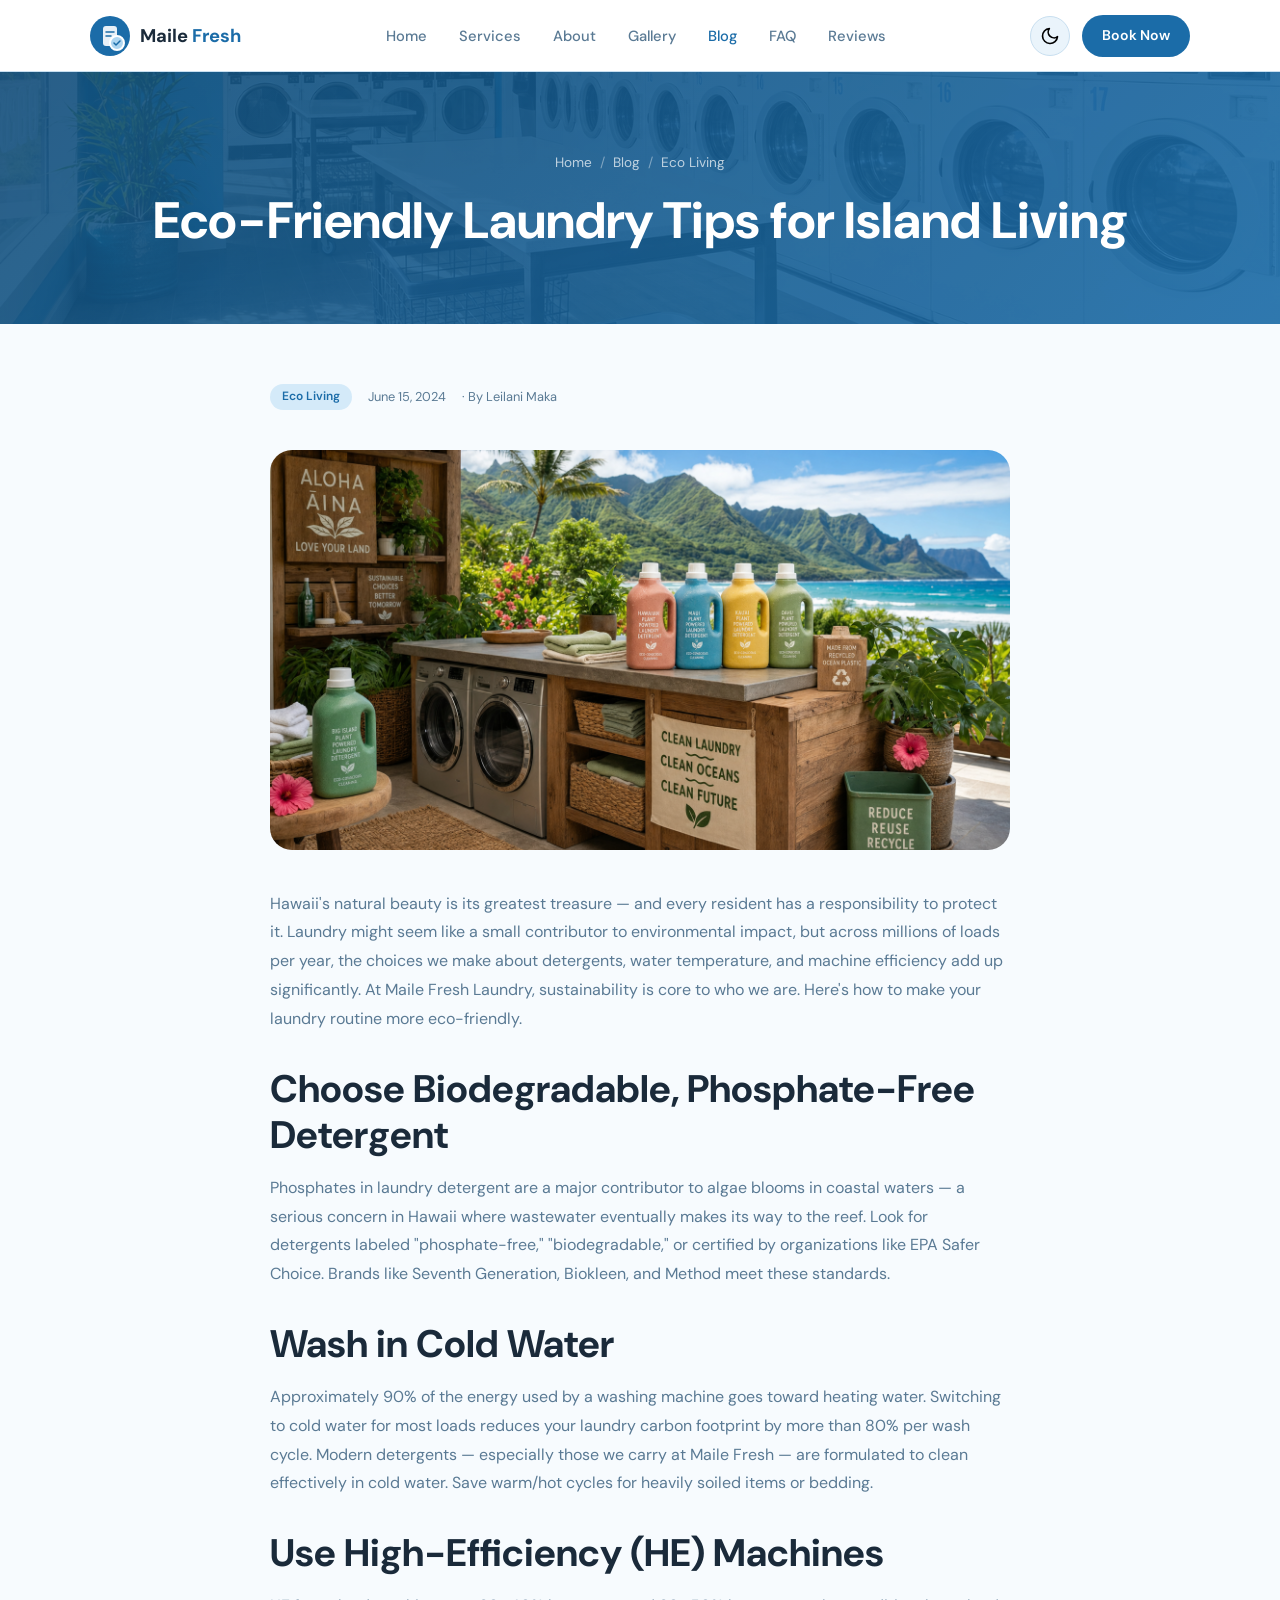
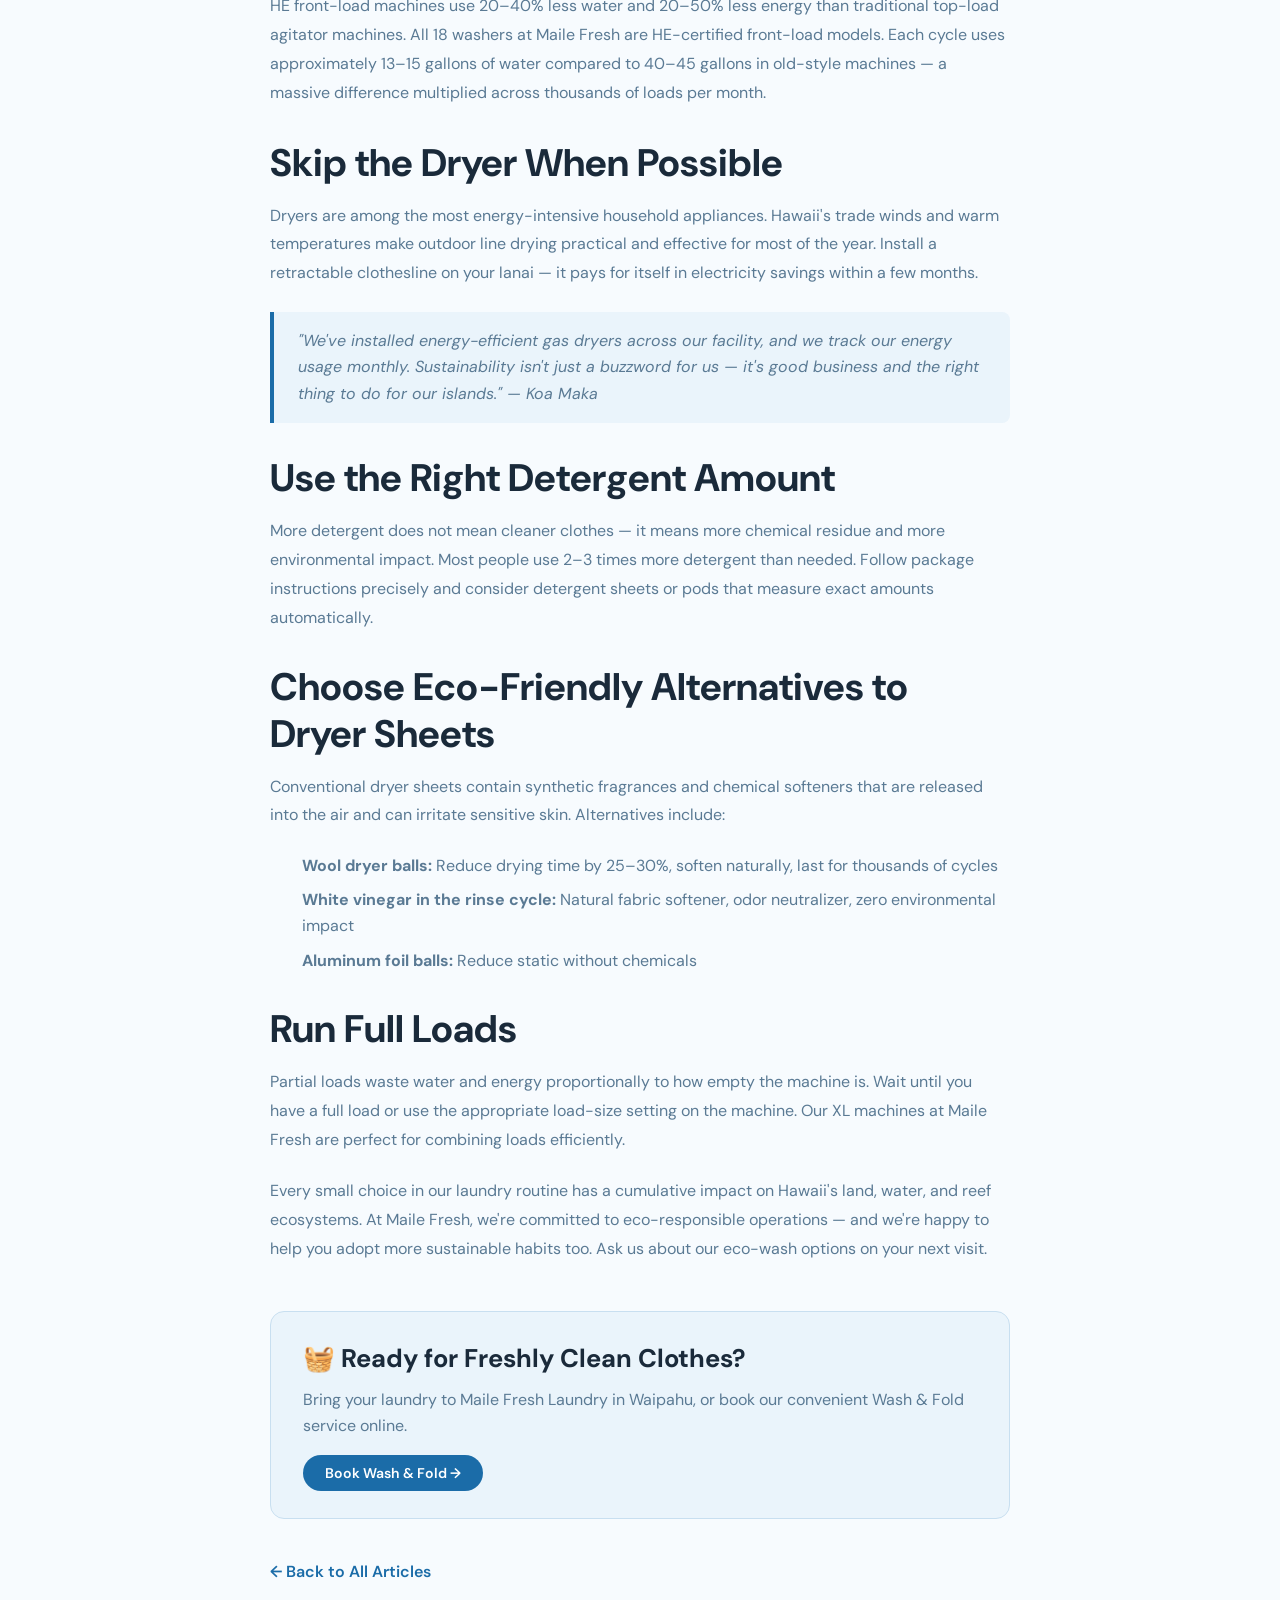
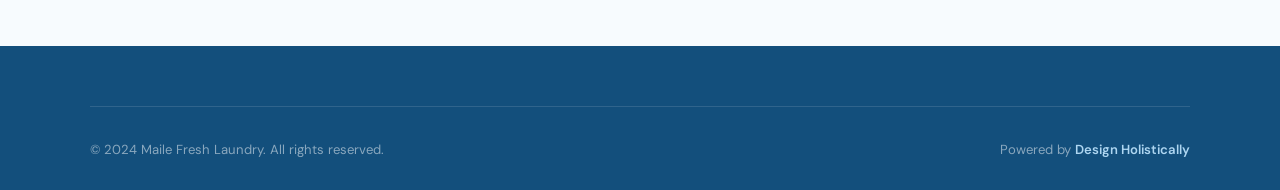
<file: blog-post-5.html>
<!DOCTYPE html>
<html lang="en" data-theme="light">
<head>
  <meta charset="UTF-8" />
  <meta name="viewport" content="width=device-width, initial-scale=1.0" />
  <title>Eco-Friendly Laundry Tips for Island Living | Maile Fresh Laundry Blog</title>
  <meta name="description" content="Eco-Friendly Laundry Tips for Island Living — Expert laundry tips from Maile Fresh Laundry, Waipahu, Oahu Hawaii." />
  <meta property="og:title" content="Eco-Friendly Laundry Tips for Island Living" />
  <meta property="og:image" content="images/blog-5.png" />
  <link rel="stylesheet" href="css/style.css" />
  <link rel="icon" type="image/x-icon" href="images/favicon.ico">
  <link rel="icon" type="image/png" sizes="32x32" href="images/favicon-32x32.png">
  <link rel="icon" type="image/png" sizes="16x16" href="images/favicon-16x16.png">
  <link rel="apple-touch-icon" sizes="180x180" href="images/apple-touch-icon.png">
</head>
<body>
  <header class="site-header" id="siteHeader">
    <div class="container header-inner">
      <a href="index.html" class="logo-link">
        <svg width="40" height="40" viewBox="0 0 40 40" fill="none" xmlns="http://www.w3.org/2000/svg">
          <circle cx="20" cy="20" r="20" fill="#1B6CA8"/>
          <rect x="13" y="10" width="14" height="20" rx="3" fill="white" opacity="0.9"/>
          <path d="M16 16h8M16 20h5" stroke="#1B6CA8" stroke-width="1.5" stroke-linecap="round"/>
          <circle cx="27" cy="27" r="7" fill="#AED6F1" stroke="white" stroke-width="2"/>
          <path d="M24 27l2 2 4-4" stroke="#1B6CA8" stroke-width="1.5" stroke-linecap="round" stroke-linejoin="round"/>
        </svg>
        <span class="logo-text">Maile <span>Fresh</span></span>
      </a>
      <nav class="nav-links">
        <a href="index.html">Home</a>
        <a href="services.html">Services</a>
        <a href="about.html">About</a>
        <a href="gallery.html">Gallery</a>
        <a href="blog.html" class="active">Blog</a>
        <a href="faq.html">FAQ</a>
        <a href="reviews.html">Reviews</a>
      </nav>
      <div class="nav-actions">
        <button class="theme-toggle" id="themeToggle" aria-label="Toggle dark mode">🌙</button>
        <a href="booking.html" class="btn-nav">Book Now</a>
        <button class="hamburger" id="hamburger" aria-label="Open menu"><span></span><span></span><span></span></button>
      </div>
    </div>
    <nav class="mobile-nav" id="mobileNav">
      <a href="index.html">Home</a><a href="services.html">Services</a><a href="about.html">About</a>
      <a href="gallery.html">Gallery</a><a href="blog.html">Blog</a><a href="faq.html">FAQ</a>
      <a href="reviews.html">Reviews</a><a href="booking.html">📅 Book Now</a>
    </nav>
  </header>

  <div class="page-hero">
    <div class="container">
      <div class="breadcrumb"><a href="index.html">Home</a><span class="sep">/</span><a href="blog.html">Blog</a><span class="sep">/</span><span>Eco Living</span></div>
      <h1>Eco-Friendly Laundry Tips for Island Living</h1>
    </div>
  </div>

  <div class="blog-post-container">
    <div class="blog-post-header">
      <div class="blog-post-meta">
        <span class="blog-tag">Eco Living</span>
        <span class="blog-date">June 15, 2024</span>
        <span class="blog-date">· By Leilani Maka</span>
      </div>
    </div>
    <div class="blog-post-img">
      <img src="images/blog-5.png" alt="Eco-Friendly Laundry Tips for Island Living" loading="eager" />
    </div>
    <div class="blog-post-content">
      
<p>Hawaii's natural beauty is its greatest treasure — and every resident has a responsibility to protect it. Laundry might seem like a small contributor to environmental impact, but across millions of loads per year, the choices we make about detergents, water temperature, and machine efficiency add up significantly. At Maile Fresh Laundry, sustainability is core to who we are. Here's how to make your laundry routine more eco-friendly.</p>

<h2>Choose Biodegradable, Phosphate-Free Detergent</h2>
<p>Phosphates in laundry detergent are a major contributor to algae blooms in coastal waters — a serious concern in Hawaii where wastewater eventually makes its way to the reef. Look for detergents labeled "phosphate-free," "biodegradable," or certified by organizations like EPA Safer Choice. Brands like Seventh Generation, Biokleen, and Method meet these standards.</p>

<h2>Wash in Cold Water</h2>
<p>Approximately 90% of the energy used by a washing machine goes toward heating water. Switching to cold water for most loads reduces your laundry carbon footprint by more than 80% per wash cycle. Modern detergents — especially those we carry at Maile Fresh — are formulated to clean effectively in cold water. Save warm/hot cycles for heavily soiled items or bedding.</p>

<h2>Use High-Efficiency (HE) Machines</h2>
<p>HE front-load machines use 20–40% less water and 20–50% less energy than traditional top-load agitator machines. All 18 washers at Maile Fresh are HE-certified front-load models. Each cycle uses approximately 13–15 gallons of water compared to 40–45 gallons in old-style machines — a massive difference multiplied across thousands of loads per month.</p>

<h2>Skip the Dryer When Possible</h2>
<p>Dryers are among the most energy-intensive household appliances. Hawaii's trade winds and warm temperatures make outdoor line drying practical and effective for most of the year. Install a retractable clothesline on your lanai — it pays for itself in electricity savings within a few months.</p>

<blockquote>"We've installed energy-efficient gas dryers across our facility, and we track our energy usage monthly. Sustainability isn't just a buzzword for us — it's good business and the right thing to do for our islands." — Koa Maka</blockquote>

<h2>Use the Right Detergent Amount</h2>
<p>More detergent does not mean cleaner clothes — it means more chemical residue and more environmental impact. Most people use 2–3 times more detergent than needed. Follow package instructions precisely and consider detergent sheets or pods that measure exact amounts automatically.</p>

<h2>Choose Eco-Friendly Alternatives to Dryer Sheets</h2>
<p>Conventional dryer sheets contain synthetic fragrances and chemical softeners that are released into the air and can irritate sensitive skin. Alternatives include:</p>
<ul>
  <li><strong>Wool dryer balls:</strong> Reduce drying time by 25–30%, soften naturally, last for thousands of cycles</li>
  <li><strong>White vinegar in the rinse cycle:</strong> Natural fabric softener, odor neutralizer, zero environmental impact</li>
  <li><strong>Aluminum foil balls:</strong> Reduce static without chemicals</li>
</ul>

<h2>Run Full Loads</h2>
<p>Partial loads waste water and energy proportionally to how empty the machine is. Wait until you have a full load or use the appropriate load-size setting on the machine. Our XL machines at Maile Fresh are perfect for combining loads efficiently.</p>

<p>Every small choice in our laundry routine has a cumulative impact on Hawaii's land, water, and reef ecosystems. At Maile Fresh, we're committed to eco-responsible operations — and we're happy to help you adopt more sustainable habits too. Ask us about our eco-wash options on your next visit.</p>

    </div>

    <div style="background:var(--bg-alt);border-radius:var(--radius);padding:2rem;margin-top:3rem;border:1px solid var(--border);">
      <h3 style="margin-bottom:0.75rem;">🧺 Ready for Freshly Clean Clothes?</h3>
      <p style="color:var(--text-muted);margin-bottom:1.25rem;">Bring your laundry to Maile Fresh Laundry in Waipahu, or book our convenient Wash &amp; Fold service online.</p>
      <a href="booking.html" class="btn-book">Book Wash &amp; Fold →</a>
    </div>

    <div style="margin-top:2.5rem;">
      <a href="blog.html" style="color:var(--primary);font-weight:600;">← Back to All Articles</a>
    </div>
  </div>

  <footer class="site-footer">
    <div class="container">
      <div class="footer-bottom" style="padding-top:2rem;">
        <p>&copy; 2024 Maile Fresh Laundry. All rights reserved.</p>
        <p class="powered-by">Powered by <a href="https://designholistically.com" target="_blank" rel="noopener">Design Holistically</a></p>
      </div>
    </div>
  </footer>
  <a href="#" class="back-to-top" id="backToTop" aria-label="Back to top">↑</a>
  <script src="js/main.js"></script>
</body>
</html>
</file>
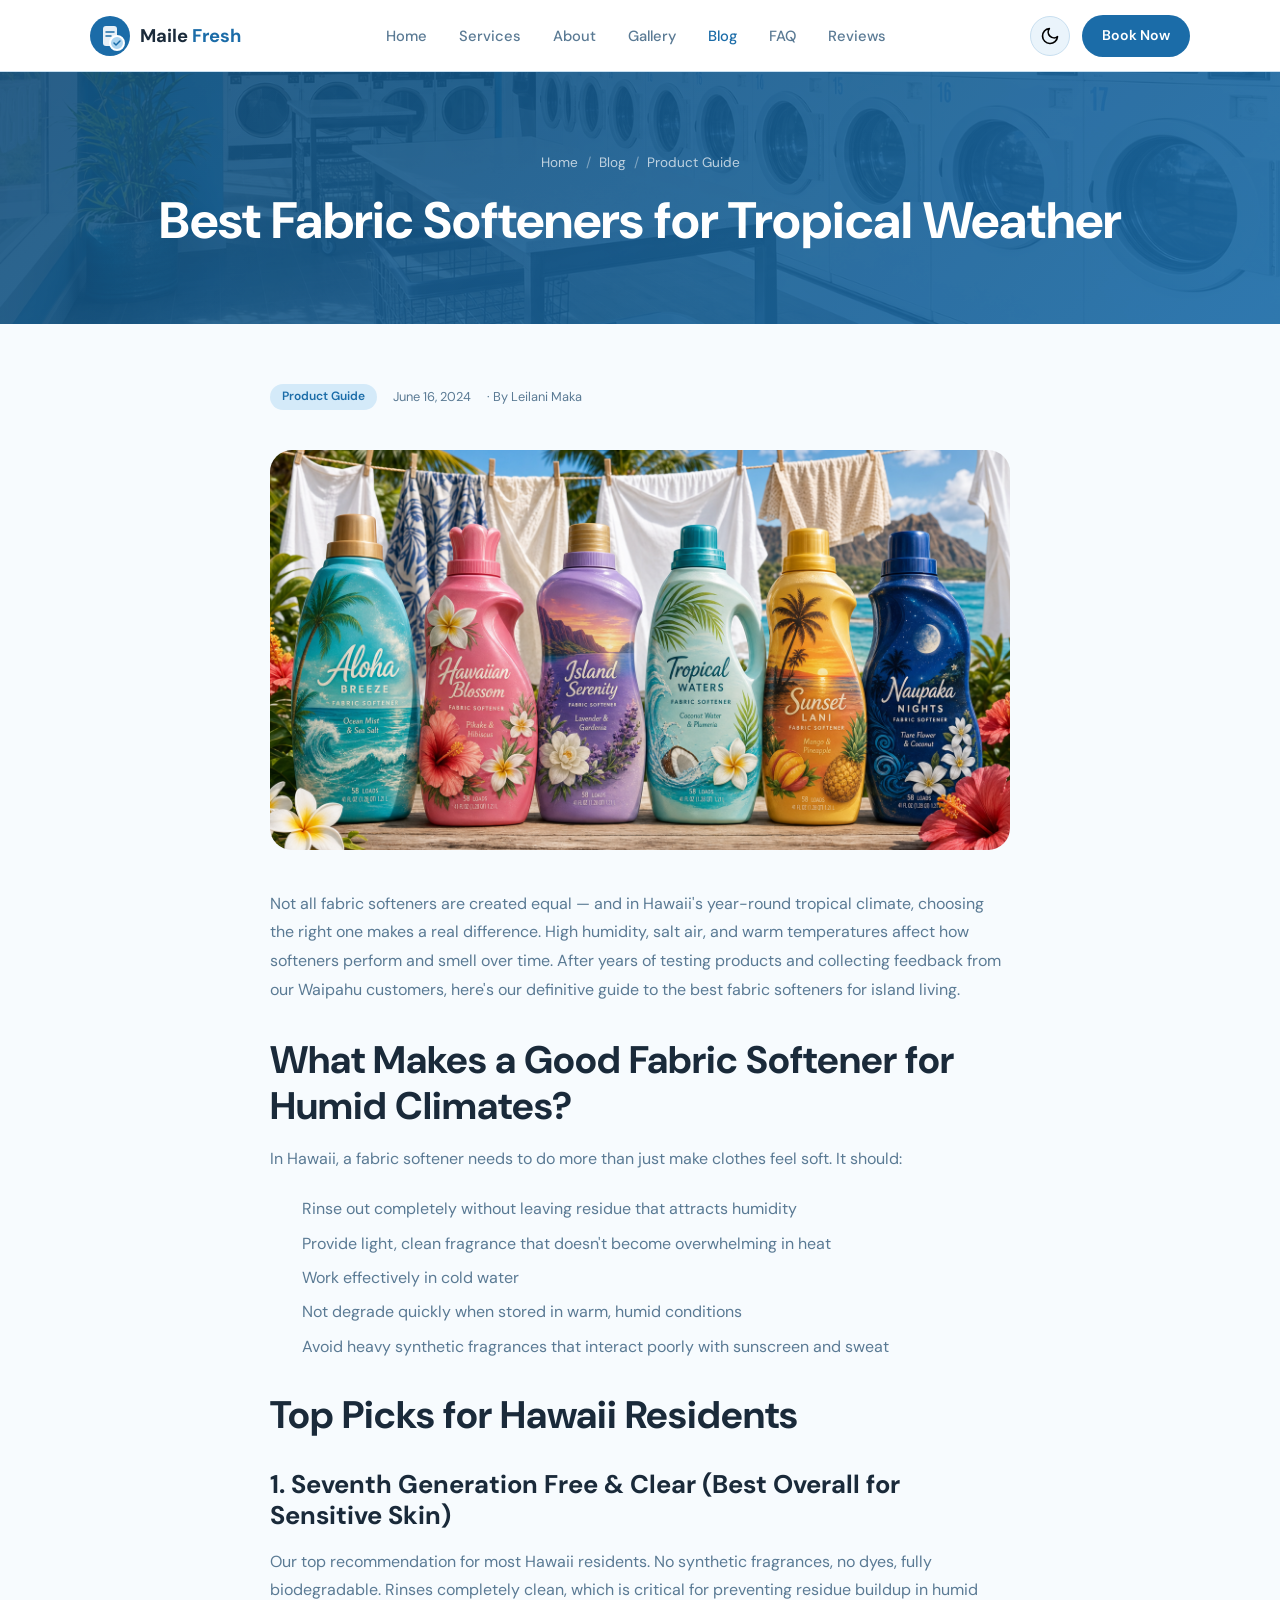
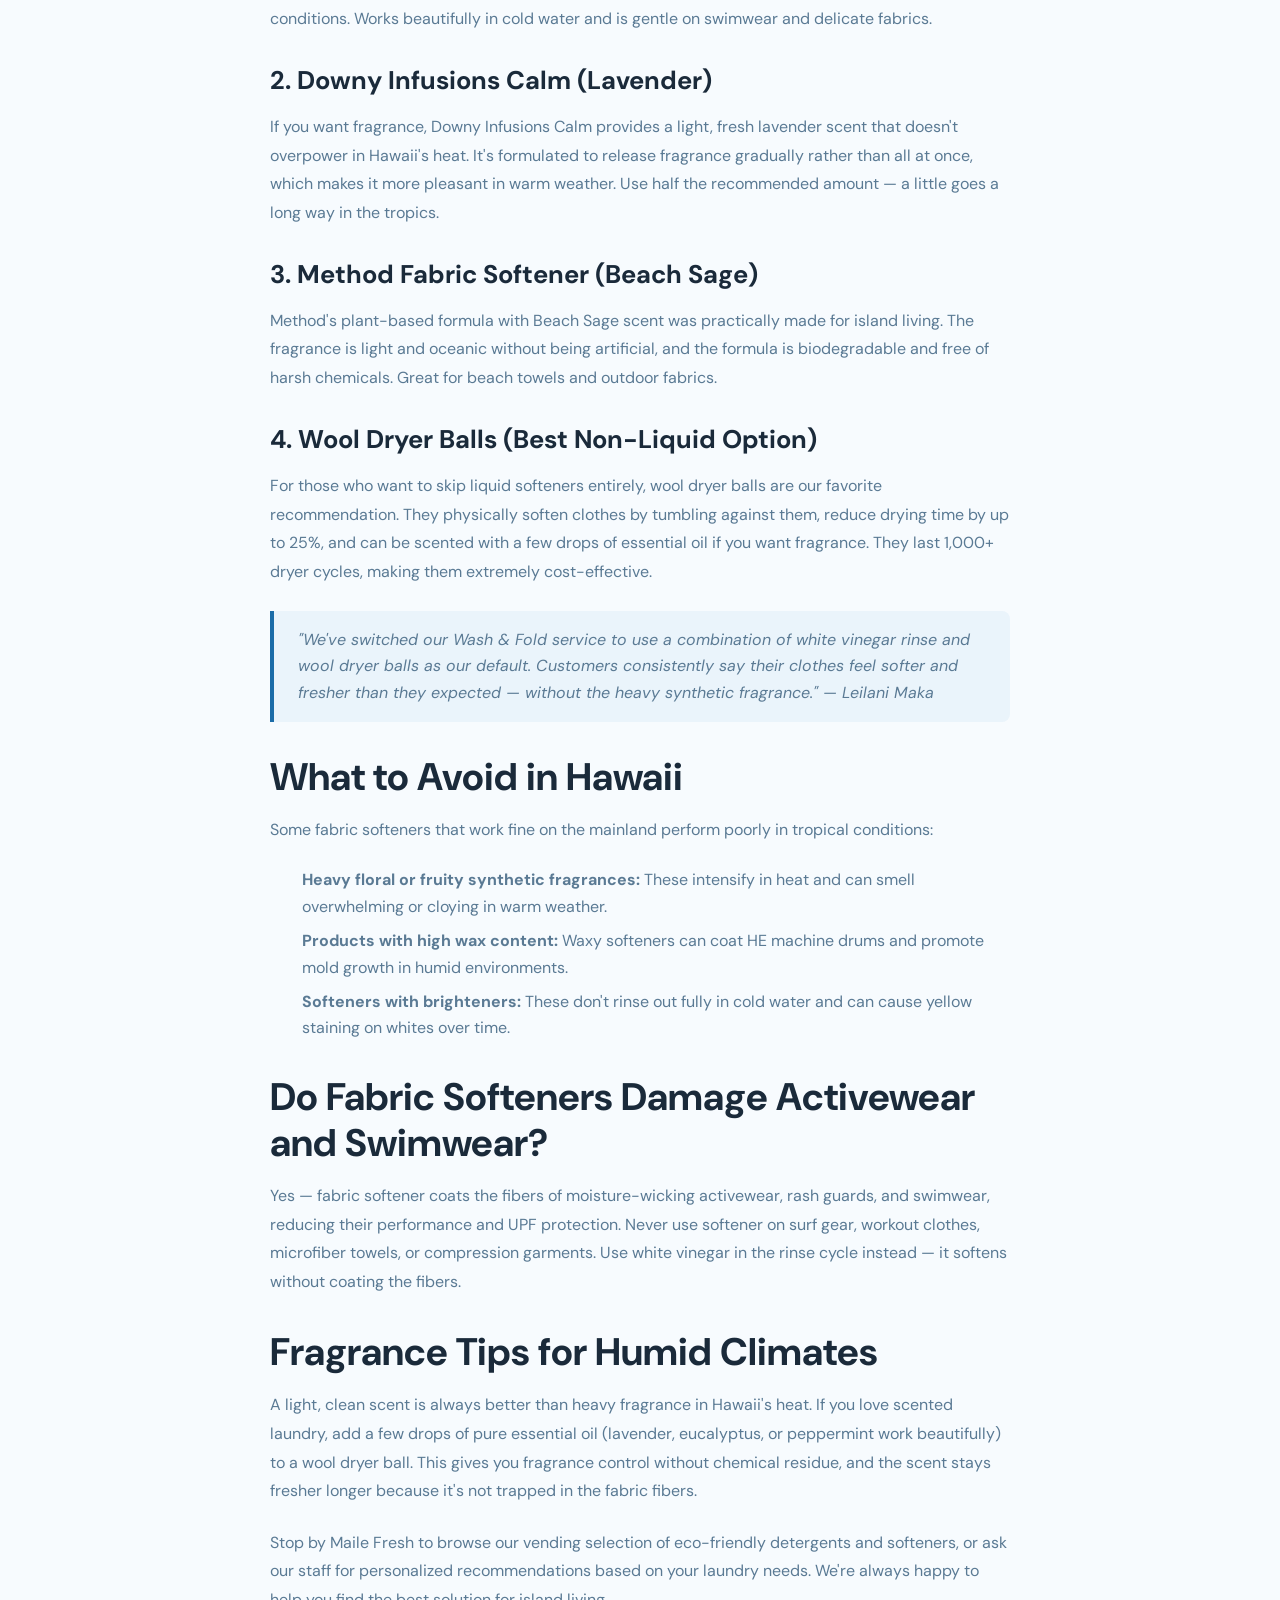
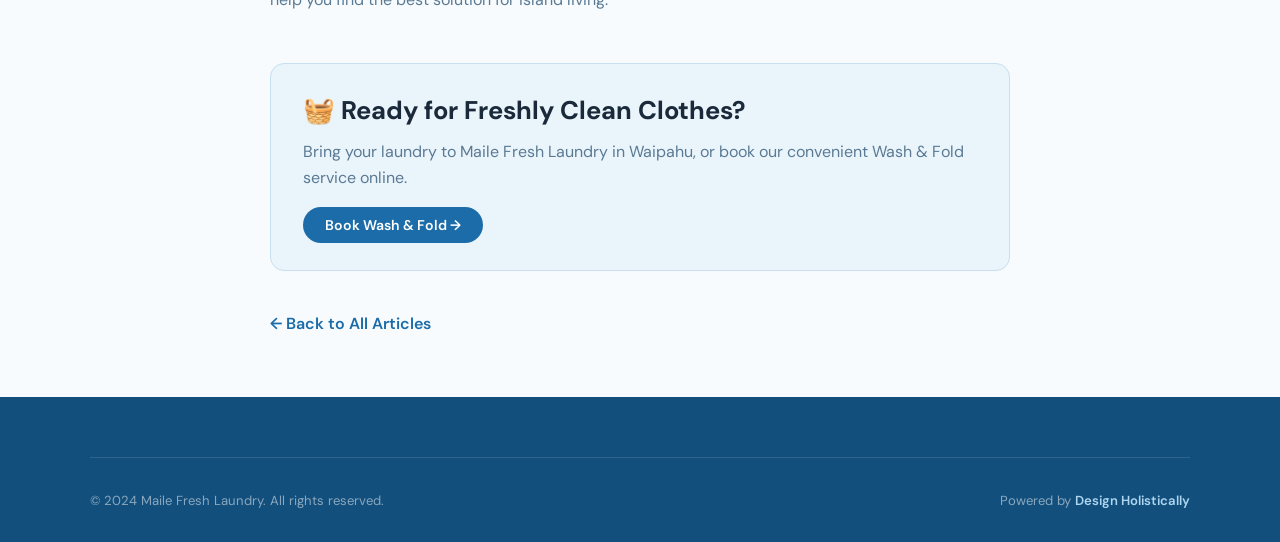
<file: blog-post-6.html>
<!DOCTYPE html>
<html lang="en" data-theme="light">
<head>
  <meta charset="UTF-8" />
  <meta name="viewport" content="width=device-width, initial-scale=1.0" />
  <title>Best Fabric Softeners for Tropical Weather | Maile Fresh Laundry Blog</title>
  <meta name="description" content="Best Fabric Softeners for Tropical Weather — Expert laundry tips from Maile Fresh Laundry, Waipahu, Oahu Hawaii." />
  <meta property="og:title" content="Best Fabric Softeners for Tropical Weather" />
  <meta property="og:image" content="images/blog-6.png" />
  <link rel="stylesheet" href="css/style.css" />
  <link rel="icon" type="image/x-icon" href="images/favicon.ico">
  <link rel="icon" type="image/png" sizes="32x32" href="images/favicon-32x32.png">
  <link rel="icon" type="image/png" sizes="16x16" href="images/favicon-16x16.png">
  <link rel="apple-touch-icon" sizes="180x180" href="images/apple-touch-icon.png">
</head>
<body>
  <header class="site-header" id="siteHeader">
    <div class="container header-inner">
      <a href="index.html" class="logo-link">
        <svg width="40" height="40" viewBox="0 0 40 40" fill="none" xmlns="http://www.w3.org/2000/svg">
          <circle cx="20" cy="20" r="20" fill="#1B6CA8"/>
          <rect x="13" y="10" width="14" height="20" rx="3" fill="white" opacity="0.9"/>
          <path d="M16 16h8M16 20h5" stroke="#1B6CA8" stroke-width="1.5" stroke-linecap="round"/>
          <circle cx="27" cy="27" r="7" fill="#AED6F1" stroke="white" stroke-width="2"/>
          <path d="M24 27l2 2 4-4" stroke="#1B6CA8" stroke-width="1.5" stroke-linecap="round" stroke-linejoin="round"/>
        </svg>
        <span class="logo-text">Maile <span>Fresh</span></span>
      </a>
      <nav class="nav-links">
        <a href="index.html">Home</a>
        <a href="services.html">Services</a>
        <a href="about.html">About</a>
        <a href="gallery.html">Gallery</a>
        <a href="blog.html" class="active">Blog</a>
        <a href="faq.html">FAQ</a>
        <a href="reviews.html">Reviews</a>
      </nav>
      <div class="nav-actions">
        <button class="theme-toggle" id="themeToggle" aria-label="Toggle dark mode">🌙</button>
        <a href="booking.html" class="btn-nav">Book Now</a>
        <button class="hamburger" id="hamburger" aria-label="Open menu"><span></span><span></span><span></span></button>
      </div>
    </div>
    <nav class="mobile-nav" id="mobileNav">
      <a href="index.html">Home</a><a href="services.html">Services</a><a href="about.html">About</a>
      <a href="gallery.html">Gallery</a><a href="blog.html">Blog</a><a href="faq.html">FAQ</a>
      <a href="reviews.html">Reviews</a><a href="booking.html">📅 Book Now</a>
    </nav>
  </header>

  <div class="page-hero">
    <div class="container">
      <div class="breadcrumb"><a href="index.html">Home</a><span class="sep">/</span><a href="blog.html">Blog</a><span class="sep">/</span><span>Product Guide</span></div>
      <h1>Best Fabric Softeners for Tropical Weather</h1>
    </div>
  </div>

  <div class="blog-post-container">
    <div class="blog-post-header">
      <div class="blog-post-meta">
        <span class="blog-tag">Product Guide</span>
        <span class="blog-date">June 16, 2024</span>
        <span class="blog-date">· By Leilani Maka</span>
      </div>
    </div>
    <div class="blog-post-img">
      <img src="images/blog-6.png" alt="Best Fabric Softeners for Tropical Weather" loading="eager" />
    </div>
    <div class="blog-post-content">
      
<p>Not all fabric softeners are created equal — and in Hawaii's year-round tropical climate, choosing the right one makes a real difference. High humidity, salt air, and warm temperatures affect how softeners perform and smell over time. After years of testing products and collecting feedback from our Waipahu customers, here's our definitive guide to the best fabric softeners for island living.</p>

<h2>What Makes a Good Fabric Softener for Humid Climates?</h2>
<p>In Hawaii, a fabric softener needs to do more than just make clothes feel soft. It should:</p>
<ul>
  <li>Rinse out completely without leaving residue that attracts humidity</li>
  <li>Provide light, clean fragrance that doesn't become overwhelming in heat</li>
  <li>Work effectively in cold water</li>
  <li>Not degrade quickly when stored in warm, humid conditions</li>
  <li>Avoid heavy synthetic fragrances that interact poorly with sunscreen and sweat</li>
</ul>

<h2>Top Picks for Hawaii Residents</h2>

<h3>1. Seventh Generation Free &amp; Clear (Best Overall for Sensitive Skin)</h3>
<p>Our top recommendation for most Hawaii residents. No synthetic fragrances, no dyes, fully biodegradable. Rinses completely clean, which is critical for preventing residue buildup in humid conditions. Works beautifully in cold water and is gentle on swimwear and delicate fabrics.</p>

<h3>2. Downy Infusions Calm (Lavender)</h3>
<p>If you want fragrance, Downy Infusions Calm provides a light, fresh lavender scent that doesn't overpower in Hawaii's heat. It's formulated to release fragrance gradually rather than all at once, which makes it more pleasant in warm weather. Use half the recommended amount — a little goes a long way in the tropics.</p>

<h3>3. Method Fabric Softener (Beach Sage)</h3>
<p>Method's plant-based formula with Beach Sage scent was practically made for island living. The fragrance is light and oceanic without being artificial, and the formula is biodegradable and free of harsh chemicals. Great for beach towels and outdoor fabrics.</p>

<h3>4. Wool Dryer Balls (Best Non-Liquid Option)</h3>
<p>For those who want to skip liquid softeners entirely, wool dryer balls are our favorite recommendation. They physically soften clothes by tumbling against them, reduce drying time by up to 25%, and can be scented with a few drops of essential oil if you want fragrance. They last 1,000+ dryer cycles, making them extremely cost-effective.</p>

<blockquote>"We've switched our Wash &amp; Fold service to use a combination of white vinegar rinse and wool dryer balls as our default. Customers consistently say their clothes feel softer and fresher than they expected — without the heavy synthetic fragrance." — Leilani Maka</blockquote>

<h2>What to Avoid in Hawaii</h2>
<p>Some fabric softeners that work fine on the mainland perform poorly in tropical conditions:</p>
<ul>
  <li><strong>Heavy floral or fruity synthetic fragrances:</strong> These intensify in heat and can smell overwhelming or cloying in warm weather.</li>
  <li><strong>Products with high wax content:</strong> Waxy softeners can coat HE machine drums and promote mold growth in humid environments.</li>
  <li><strong>Softeners with brighteners:</strong> These don't rinse out fully in cold water and can cause yellow staining on whites over time.</li>
</ul>

<h2>Do Fabric Softeners Damage Activewear and Swimwear?</h2>
<p>Yes — fabric softener coats the fibers of moisture-wicking activewear, rash guards, and swimwear, reducing their performance and UPF protection. Never use softener on surf gear, workout clothes, microfiber towels, or compression garments. Use white vinegar in the rinse cycle instead — it softens without coating the fibers.</p>

<h2>Fragrance Tips for Humid Climates</h2>
<p>A light, clean scent is always better than heavy fragrance in Hawaii's heat. If you love scented laundry, add a few drops of pure essential oil (lavender, eucalyptus, or peppermint work beautifully) to a wool dryer ball. This gives you fragrance control without chemical residue, and the scent stays fresher longer because it's not trapped in the fabric fibers.</p>

<p>Stop by Maile Fresh to browse our vending selection of eco-friendly detergents and softeners, or ask our staff for personalized recommendations based on your laundry needs. We're always happy to help you find the best solution for island living.</p>

    </div>

    <div style="background:var(--bg-alt);border-radius:var(--radius);padding:2rem;margin-top:3rem;border:1px solid var(--border);">
      <h3 style="margin-bottom:0.75rem;">🧺 Ready for Freshly Clean Clothes?</h3>
      <p style="color:var(--text-muted);margin-bottom:1.25rem;">Bring your laundry to Maile Fresh Laundry in Waipahu, or book our convenient Wash &amp; Fold service online.</p>
      <a href="booking.html" class="btn-book">Book Wash &amp; Fold →</a>
    </div>

    <div style="margin-top:2.5rem;">
      <a href="blog.html" style="color:var(--primary);font-weight:600;">← Back to All Articles</a>
    </div>
  </div>

  <footer class="site-footer">
    <div class="container">
      <div class="footer-bottom" style="padding-top:2rem;">
        <p>&copy; 2024 Maile Fresh Laundry. All rights reserved.</p>
        <p class="powered-by">Powered by <a href="https://designholistically.com" target="_blank" rel="noopener">Design Holistically</a></p>
      </div>
    </div>
  </footer>
  <a href="#" class="back-to-top" id="backToTop" aria-label="Back to top">↑</a>
  <script src="js/main.js"></script>
</body>
</html>
</file>
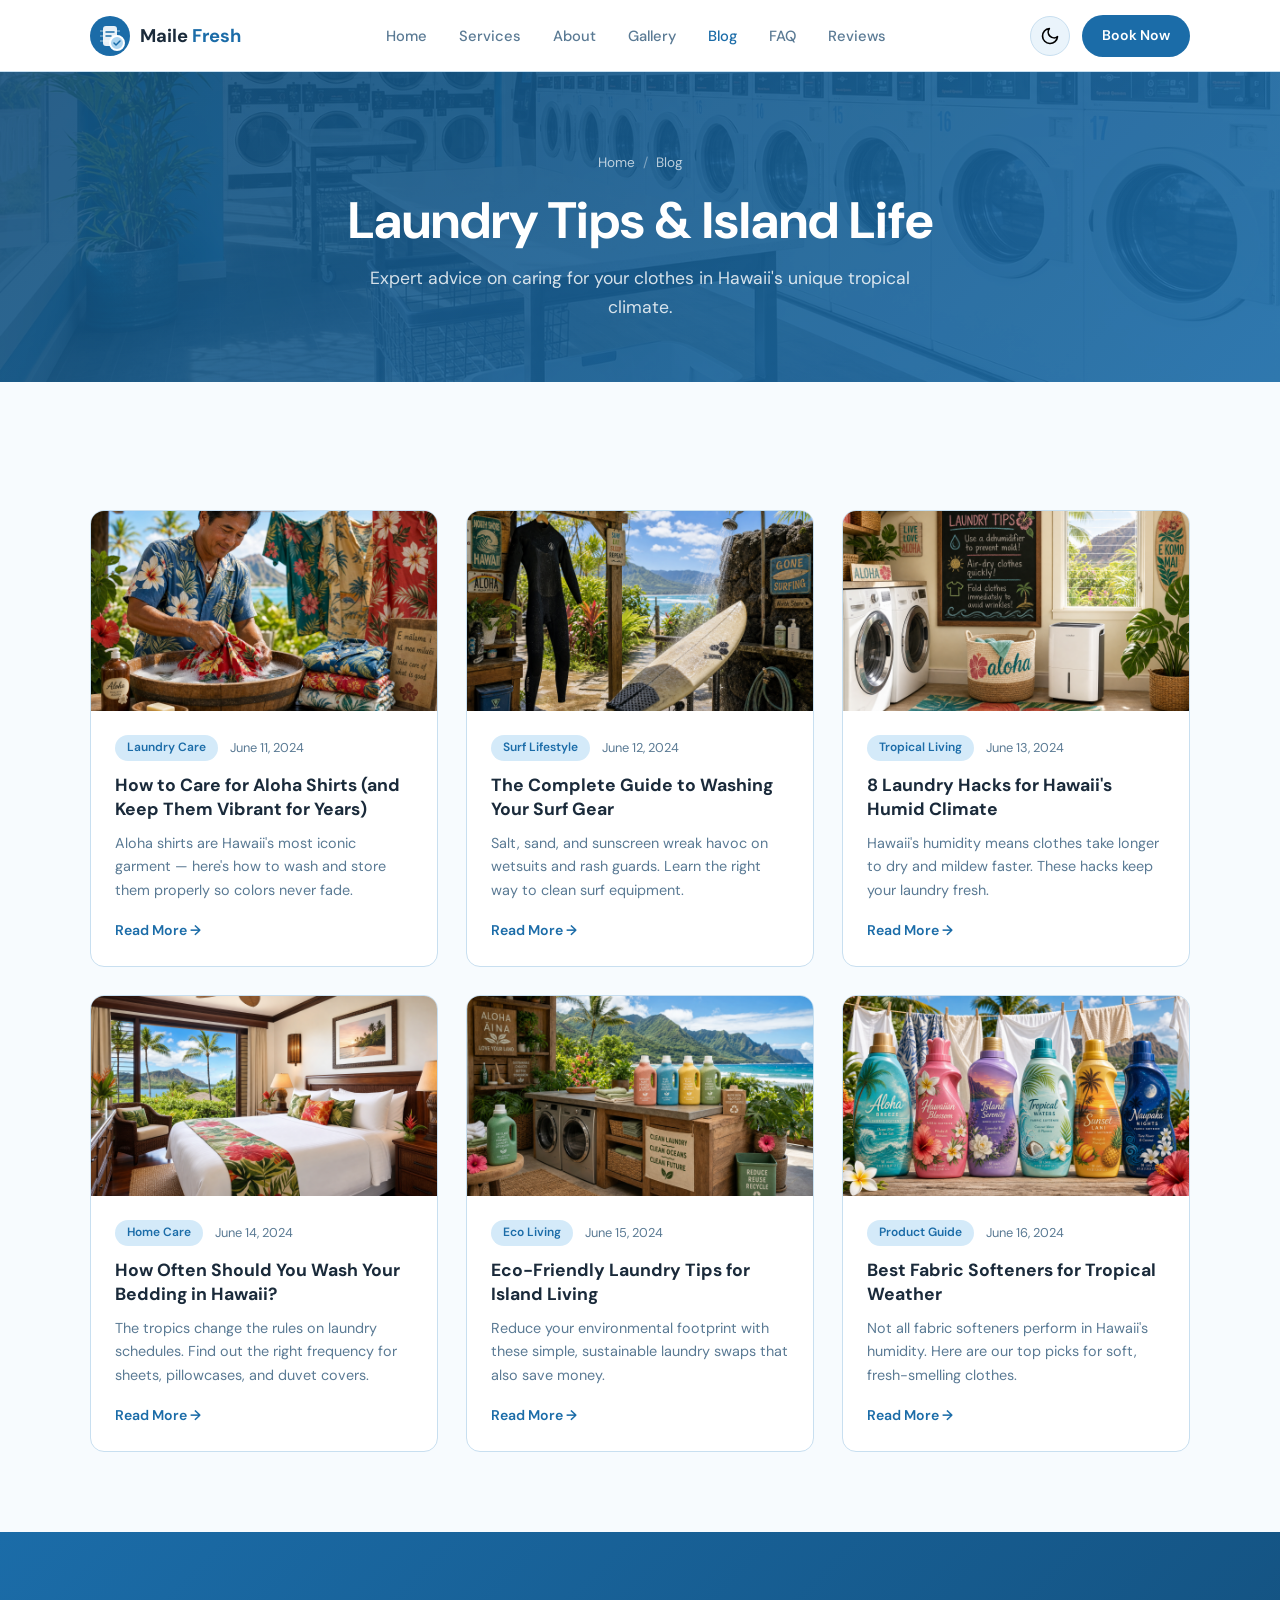
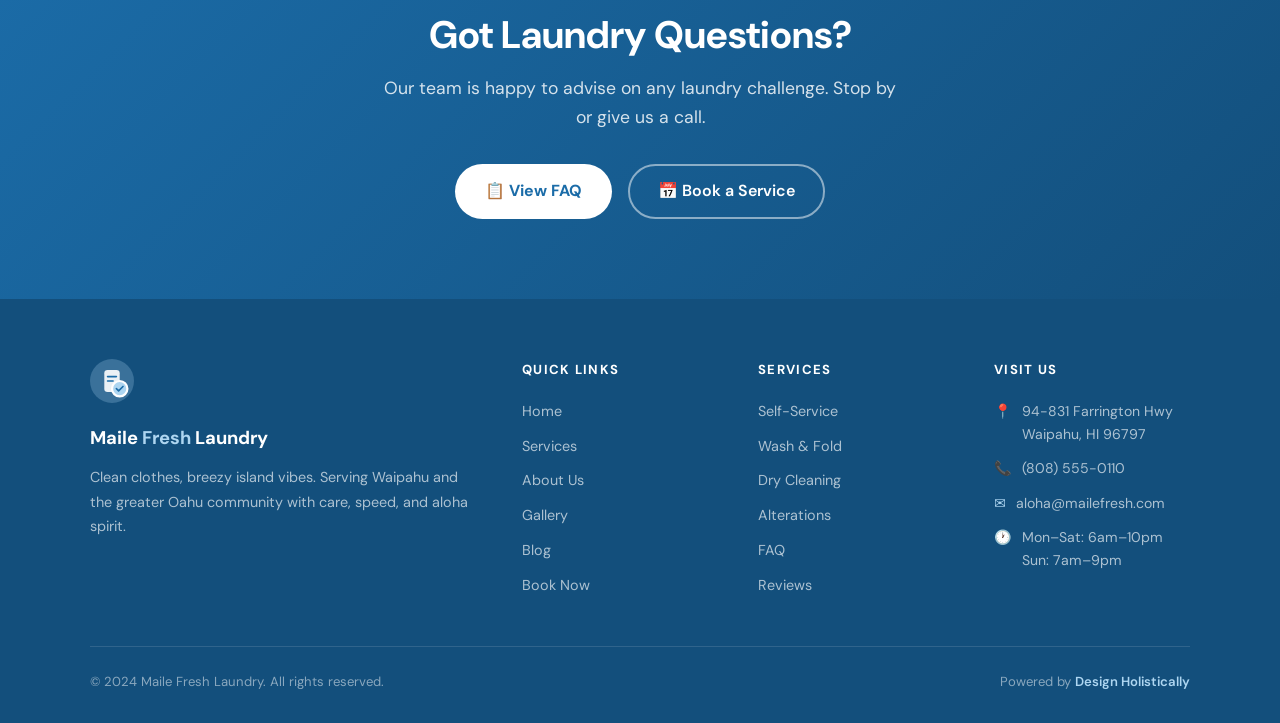
<file: blog.html>
<!DOCTYPE html>
<html lang="en" data-theme="light">
<head>
  <meta charset="UTF-8" />
  <meta name="viewport" content="width=device-width, initial-scale=1.0" />
  <title>Blog | Maile Fresh Laundry — Waipahu, Oahu</title>
  <meta name="description" content="Maile Fresh Laundry — Clean clothes, breezy island vibes. Self-service laundry, wash-and-fold, dry cleaning, and alterations in Waipahu, Oahu, Hawaii." />
  <!-- Open Graph -->
  <meta property="og:type" content="website" />
  <meta property="og:title" content="Blog | Maile Fresh Laundry" />
  <meta property="og:description" content="Clean clothes, breezy island vibes. Full-service laundromat in Waipahu, Oahu Hawaii." />
  <meta property="og:image" content="images/hero.png" />
  <meta property="og:url" content="https://mailefreshlaundry.com" />
  <!-- Schema.org -->
  <script type="application/ld+json">
  {
    "@context": "https://schema.org",
    "@type": "LocalBusiness",
    "name": "Maile Fresh Laundry",
    "description": "Full-service laundromat offering self-service, wash-and-fold, dry cleaning, and alterations.",
    "address": {
      "@type": "PostalAddress",
      "streetAddress": "94-831 Farrington Hwy",
      "addressLocality": "Waipahu",
      "addressRegion": "HI",
      "postalCode": "96797",
      "addressCountry": "US"
    },
    "telephone": "(808) 555-0110",
    "openingHours": ["Mo-Fr 06:00-22:00", "Sa 06:00-22:00", "Su 07:00-21:00"],
    "priceRange": "$$",
    "image": "images/hero.png",
    "url": "https://mailefreshlaundry.com"
  }
  </script>
  <link rel="stylesheet" href="css/style.css" />
  
  <link rel="icon" type="image/x-icon" href="images/favicon.ico">
  <link rel="icon" type="image/png" sizes="32x32" href="images/favicon-32x32.png">
  <link rel="icon" type="image/png" sizes="16x16" href="images/favicon-16x16.png">
  <link rel="apple-touch-icon" sizes="180x180" href="images/apple-touch-icon.png">
</head>
<body>
  <!-- HEADER -->
  <header class="site-header" id="siteHeader">
    <div class="container header-inner">
      <a href="index.html" class="logo-link" aria-label="Maile Fresh Laundry Home">
        <svg width="40" height="40" viewBox="0 0 40 40" fill="none" aria-hidden="true" xmlns="http://www.w3.org/2000/svg">
          <circle cx="20" cy="20" r="20" fill="#1B6CA8"/>
          <path d="M10 14h20v2H10zM10 19h20v2H10zM10 24h20v2H10z" fill="white" opacity="0.3"/>
          <rect x="13" y="10" width="14" height="20" rx="3" fill="white" opacity="0.9"/>
          <path d="M16 16h8M16 20h5" stroke="#1B6CA8" stroke-width="1.5" stroke-linecap="round"/>
          <circle cx="27" cy="27" r="7" fill="#AED6F1" stroke="white" stroke-width="2"/>
          <path d="M24 27l2 2 4-4" stroke="#1B6CA8" stroke-width="1.5" stroke-linecap="round" stroke-linejoin="round"/>
        </svg>
        <span class="logo-text">Maile <span>Fresh</span></span>
      </a>
      <nav class="nav-links" aria-label="Main navigation">
        <a href="index.html">Home</a>
<a href="services.html">Services</a>
<a href="about.html">About</a>
<a href="gallery.html">Gallery</a>
<a href="blog.html" class="active">Blog</a>
<a href="faq.html">FAQ</a>
<a href="reviews.html">Reviews</a>

      </nav>
      <div class="nav-actions">
        <button class="theme-toggle" id="themeToggle" aria-label="Toggle dark mode">🌙</button>
        <a href="booking.html" class="btn-nav">Book Now</a>
        <button class="hamburger" id="hamburger" aria-label="Open menu" aria-expanded="false">
          <span></span><span></span><span></span>
        </button>
      </div>
    </div>
    <nav class="mobile-nav" id="mobileNav" aria-label="Mobile navigation">
      <a href="index.html">Home</a>
<a href="services.html">Services</a>
<a href="about.html">About</a>
<a href="gallery.html">Gallery</a>
<a href="blog.html" class="active">Blog</a>
<a href="faq.html">FAQ</a>
<a href="reviews.html">Reviews</a>

      <a href="booking.html">📅 Book Now</a>
    </nav>
  </header>
  <div class="page-hero">
    <div class="container">
      <div class="breadcrumb"><a href="index.html">Home</a><span class="sep">/</span><span>Blog</span></div>
      <h1>Laundry Tips &amp; Island Life</h1>
      <p>Expert advice on caring for your clothes in Hawaii's unique tropical climate.</p>
    </div>
  </div>

  <section class="section">
    <div class="container">
      <div class="blog-grid">
        
        <div class="blog-card fade-up fade-up-delay-1">
          <div class="blog-card-img"><img src="images/blog-1.png" alt="How to Care for Aloha Shirts (and Keep Them Vibrant for Years)" loading="lazy" /></div>
          <div class="blog-card-body">
            <div class="blog-meta">
              <span class="blog-tag">Laundry Care</span>
              <span class="blog-date">June 11, 2024</span>
            </div>
            <h3>How to Care for Aloha Shirts (and Keep Them Vibrant for Years)</h3>
            <p>Aloha shirts are Hawaii's most iconic garment — here's how to wash and store them properly so colors never fade.</p>
            <a href="blog-post-1.html" class="blog-read-more">Read More →</a>
          </div>
        </div>
        <div class="blog-card fade-up fade-up-delay-2">
          <div class="blog-card-img"><img src="images/blog-2.png" alt="The Complete Guide to Washing Your Surf Gear" loading="lazy" /></div>
          <div class="blog-card-body">
            <div class="blog-meta">
              <span class="blog-tag">Surf Lifestyle</span>
              <span class="blog-date">June 12, 2024</span>
            </div>
            <h3>The Complete Guide to Washing Your Surf Gear</h3>
            <p>Salt, sand, and sunscreen wreak havoc on wetsuits and rash guards. Learn the right way to clean surf equipment.</p>
            <a href="blog-post-2.html" class="blog-read-more">Read More →</a>
          </div>
        </div>
        <div class="blog-card fade-up fade-up-delay-3">
          <div class="blog-card-img"><img src="images/blog-3.png" alt="8 Laundry Hacks for Hawaii's Humid Climate" loading="lazy" /></div>
          <div class="blog-card-body">
            <div class="blog-meta">
              <span class="blog-tag">Tropical Living</span>
              <span class="blog-date">June 13, 2024</span>
            </div>
            <h3>8 Laundry Hacks for Hawaii's Humid Climate</h3>
            <p>Hawaii's humidity means clothes take longer to dry and mildew faster. These hacks keep your laundry fresh.</p>
            <a href="blog-post-3.html" class="blog-read-more">Read More →</a>
          </div>
        </div>
        <div class="blog-card fade-up fade-up-delay-4">
          <div class="blog-card-img"><img src="images/blog-4.png" alt="How Often Should You Wash Your Bedding in Hawaii?" loading="lazy" /></div>
          <div class="blog-card-body">
            <div class="blog-meta">
              <span class="blog-tag">Home Care</span>
              <span class="blog-date">June 14, 2024</span>
            </div>
            <h3>How Often Should You Wash Your Bedding in Hawaii?</h3>
            <p>The tropics change the rules on laundry schedules. Find out the right frequency for sheets, pillowcases, and duvet covers.</p>
            <a href="blog-post-4.html" class="blog-read-more">Read More →</a>
          </div>
        </div>
        <div class="blog-card fade-up fade-up-delay-4">
          <div class="blog-card-img"><img src="images/blog-5.png" alt="Eco-Friendly Laundry Tips for Island Living" loading="lazy" /></div>
          <div class="blog-card-body">
            <div class="blog-meta">
              <span class="blog-tag">Eco Living</span>
              <span class="blog-date">June 15, 2024</span>
            </div>
            <h3>Eco-Friendly Laundry Tips for Island Living</h3>
            <p>Reduce your environmental footprint with these simple, sustainable laundry swaps that also save money.</p>
            <a href="blog-post-5.html" class="blog-read-more">Read More →</a>
          </div>
        </div>
        <div class="blog-card fade-up fade-up-delay-4">
          <div class="blog-card-img"><img src="images/blog-6.png" alt="Best Fabric Softeners for Tropical Weather" loading="lazy" /></div>
          <div class="blog-card-body">
            <div class="blog-meta">
              <span class="blog-tag">Product Guide</span>
              <span class="blog-date">June 16, 2024</span>
            </div>
            <h3>Best Fabric Softeners for Tropical Weather</h3>
            <p>Not all fabric softeners perform in Hawaii's humidity. Here are our top picks for soft, fresh-smelling clothes.</p>
            <a href="blog-post-6.html" class="blog-read-more">Read More →</a>
          </div>
        </div>
      </div>
    </div>
  </section>

  <section class="cta-section">
    <div class="container fade-up">
      <h2>Got Laundry Questions?</h2>
      <p>Our team is happy to advise on any laundry challenge. Stop by or give us a call.</p>
      <div class="cta-actions">
        <a href="faq.html" class="btn-white">📋 View FAQ</a>
        <a href="booking.html" class="btn-outline-white">📅 Book a Service</a>
      </div>
    </div>
  </section>

  <!-- FOOTER -->
  <footer class="site-footer">
    <div class="container">
      <div class="footer-grid">
        <div class="footer-brand">
          <svg width="44" height="44" viewBox="0 0 40 40" fill="none" xmlns="http://www.w3.org/2000/svg">
            <circle cx="20" cy="20" r="20" fill="#AED6F1" opacity="0.25"/>
            <rect x="13" y="10" width="14" height="20" rx="3" fill="white" opacity="0.9"/>
            <path d="M16 16h8M16 20h5" stroke="#1B6CA8" stroke-width="1.5" stroke-linecap="round"/>
            <circle cx="27" cy="27" r="7" fill="#AED6F1" stroke="white" stroke-width="2"/>
            <path d="M24 27l2 2 4-4" stroke="#1B6CA8" stroke-width="1.5" stroke-linecap="round" stroke-linejoin="round"/>
          </svg>
          <span class="logo-text" style="color:white;">Maile <span>Fresh</span> Laundry</span>
          <p>Clean clothes, breezy island vibes. Serving Waipahu and the greater Oahu community with care, speed, and aloha spirit.</p>
        </div>
        <div>
          <p class="footer-title">Quick Links</p>
          <div class="footer-links">
            <a href="index.html">Home</a>
            <a href="services.html">Services</a>
            <a href="about.html">About Us</a>
            <a href="gallery.html">Gallery</a>
            <a href="blog.html">Blog</a>
            <a href="booking.html">Book Now</a>
          </div>
        </div>
        <div>
          <p class="footer-title">Services</p>
          <div class="footer-links">
            <a href="services.html#self-service">Self-Service</a>
            <a href="services.html#wash-fold">Wash &amp; Fold</a>
            <a href="services.html#dry-cleaning">Dry Cleaning</a>
            <a href="services.html#alterations">Alterations</a>
            <a href="faq.html">FAQ</a>
            <a href="reviews.html">Reviews</a>
          </div>
        </div>
        <div>
          <p class="footer-title">Visit Us</p>
          <div class="footer-contact">
            <div class="footer-contact-item"><span>📍</span><span>94-831 Farrington Hwy<br>Waipahu, HI 96797</span></div>
            <div class="footer-contact-item"><span>📞</span><span>(808) 555-0110</span></div>
            <div class="footer-contact-item"><span>✉️</span><span>aloha@mailefresh.com</span></div>
            <div class="footer-contact-item"><span>🕐</span><span>Mon–Sat: 6am–10pm<br>Sun: 7am–9pm</span></div>
          </div>
        </div>
      </div>
      <div class="footer-bottom">
        <p>&copy; 2024 Maile Fresh Laundry. All rights reserved.</p>
        <p class="powered-by">Powered by <a href="https://designholistically.com" target="_blank" rel="noopener">Design Holistically</a></p>
      </div>
    </div>
  </footer>
  <!-- BACK TO TOP -->
  <a href="#" class="back-to-top" id="backToTop" aria-label="Back to top">↑</a>
  <script src="js/main.js"></script>
</body>
</html>
</file>
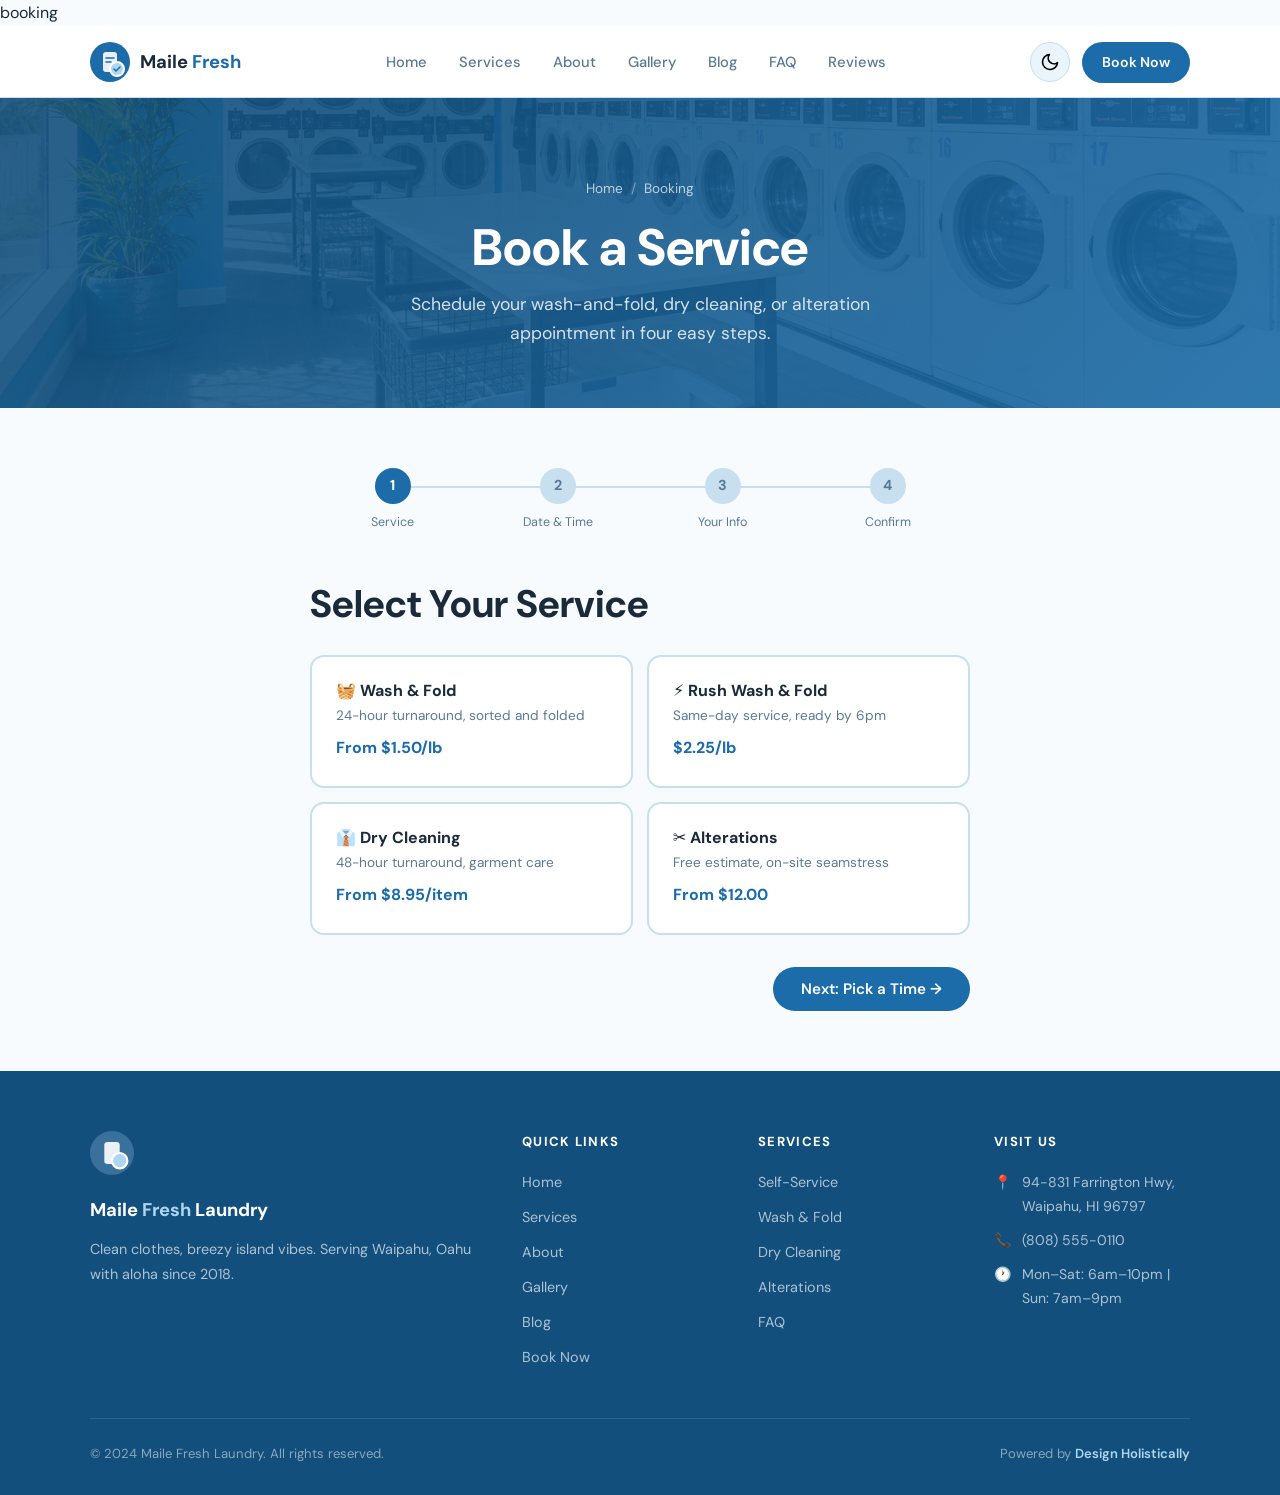
<file: booking.html>
<!DOCTYPE html>
<html lang="en" data-theme="light">
<head>
  <meta charset="UTF-8" />
  <meta name="viewport" content="width=device-width, initial-scale=1.0" />
  <title>Book a Service | Maile Fresh Laundry — Waipahu, Oahu</title>
  <meta name="description" content="Maile Fresh Laundry — Clean clothes, breezy island vibes. Waipahu, Oahu Hawaii." />
  <meta property="og:title" content="Book a Service | Maile Fresh Laundry" />
  <meta property="og:image" content="images/hero.png" />
  <link rel="stylesheet" href="css/style.css" />
  booking
  <link rel="icon" type="image/x-icon" href="images/favicon.ico">
  <link rel="icon" type="image/png" sizes="32x32" href="images/favicon-32x32.png">
  <link rel="icon" type="image/png" sizes="16x16" href="images/favicon-16x16.png">
  <link rel="apple-touch-icon" sizes="180x180" href="images/apple-touch-icon.png">
</head>
<body>
  <header class="site-header" id="siteHeader">
    <div class="container header-inner">
      <a href="index.html" class="logo-link">
        <svg width="40" height="40" viewBox="0 0 40 40" fill="none" xmlns="http://www.w3.org/2000/svg">
          <circle cx="20" cy="20" r="20" fill="#1B6CA8"/>
          <rect x="13" y="10" width="14" height="20" rx="3" fill="white" opacity="0.9"/>
          <path d="M16 16h8M16 20h5" stroke="#1B6CA8" stroke-width="1.5" stroke-linecap="round"/>
          <circle cx="27" cy="27" r="7" fill="#AED6F1" stroke="white" stroke-width="2"/>
          <path d="M24 27l2 2 4-4" stroke="#1B6CA8" stroke-width="1.5" stroke-linecap="round" stroke-linejoin="round"/>
        </svg>
        <span class="logo-text">Maile <span>Fresh</span></span>
      </a>
      <nav class="nav-links"><a href="index.html">Home</a>
<a href="services.html">Services</a>
<a href="about.html">About</a>
<a href="gallery.html">Gallery</a>
<a href="blog.html">Blog</a>
<a href="faq.html">FAQ</a>
<a href="reviews.html">Reviews</a>
</nav>
      <div class="nav-actions">
        <button class="theme-toggle" id="themeToggle" aria-label="Toggle dark mode">🌙</button>
        <a href="booking.html" class="btn-nav">Book Now</a>
        <button class="hamburger" id="hamburger" aria-label="Open menu"><span></span><span></span><span></span></button>
      </div>
    </div>
    <nav class="mobile-nav" id="mobileNav"><a href="index.html">Home</a>
<a href="services.html">Services</a>
<a href="about.html">About</a>
<a href="gallery.html">Gallery</a>
<a href="blog.html">Blog</a>
<a href="faq.html">FAQ</a>
<a href="reviews.html">Reviews</a>
<a href="booking.html">📅 Book Now</a></nav>
  </header>
  <div class="page-hero">
    <div class="container">
      <div class="breadcrumb"><a href="index.html">Home</a><span class="sep">/</span><span>Booking</span></div>
      <h1>Book a Service</h1>
      <p>Schedule your wash-and-fold, dry cleaning, or alteration appointment in four easy steps.</p>
    </div>
  </div>

  <div class="booking-container">
    <!-- PROGRESS -->
    <div class="booking-progress">
      <div class="progress-step active" id="step-indicator-1">
        <div class="step-num">1</div>
        <div class="step-label">Service</div>
      </div>
      <div class="progress-step" id="step-indicator-2">
        <div class="step-num">2</div>
        <div class="step-label">Date &amp; Time</div>
      </div>
      <div class="progress-step" id="step-indicator-3">
        <div class="step-num">3</div>
        <div class="step-label">Your Info</div>
      </div>
      <div class="progress-step" id="step-indicator-4">
        <div class="step-num">4</div>
        <div class="step-label">Confirm</div>
      </div>
    </div>

    <!-- STEP 1: SERVICE -->
    <div class="booking-step active" id="step-1">
      <h2>Select Your Service</h2>
      <div class="service-options" id="serviceOptions">
        <div class="service-option" data-service="Wash &amp; Fold (Standard)" onclick="selectServiceOption(this)">
          <h4>🧺 Wash &amp; Fold</h4>
          <p>24-hour turnaround, sorted and folded</p>
          <div class="price">From $1.50/lb</div>
        </div>
        <div class="service-option" data-service="Wash &amp; Fold (Rush)" onclick="selectServiceOption(this)">
          <h4>⚡ Rush Wash &amp; Fold</h4>
          <p>Same-day service, ready by 6pm</p>
          <div class="price">$2.25/lb</div>
        </div>
        <div class="service-option" data-service="Dry Cleaning" onclick="selectServiceOption(this)">
          <h4>👔 Dry Cleaning</h4>
          <p>48-hour turnaround, garment care</p>
          <div class="price">From $8.95/item</div>
        </div>
        <div class="service-option" data-service="Alterations" onclick="selectServiceOption(this)">
          <h4>✂️ Alterations</h4>
          <p>Free estimate, on-site seamstress</p>
          <div class="price">From $12.00</div>
        </div>
      </div>
      <div class="booking-nav">
        <span></span>
        <button class="btn-next" onclick="goToStep(2)">Next: Pick a Time →</button>
      </div>
    </div>

    <!-- STEP 2: DATE/TIME -->
    <div class="booking-step" id="step-2">
      <h2>Choose Date &amp; Time</h2>
      <div class="form-group">
        <label for="bookingDate">Preferred Drop-Off Date</label>
        <input type="date" id="bookingDate" min="" />
      </div>
      <p style="font-weight:600;margin-bottom:1rem;">Available Drop-Off Times</p>
      <div class="time-slots" id="timeSlots">
        <div class="time-slot" onclick="selectTimeSlot(this)">8:00 AM</div>
        <div class="time-slot" onclick="selectTimeSlot(this)">9:00 AM</div>
        <div class="time-slot" onclick="selectTimeSlot(this)">10:00 AM</div>
        <div class="time-slot unavailable">11:00 AM</div>
        <div class="time-slot" onclick="selectTimeSlot(this)">12:00 PM</div>
        <div class="time-slot" onclick="selectTimeSlot(this)">1:00 PM</div>
        <div class="time-slot unavailable">2:00 PM</div>
        <div class="time-slot" onclick="selectTimeSlot(this)">3:00 PM</div>
        <div class="time-slot" onclick="selectTimeSlot(this)">4:00 PM</div>
        <div class="time-slot" onclick="selectTimeSlot(this)">5:00 PM</div>
      </div>
      <div class="booking-nav">
        <button class="btn-prev" onclick="goToStep(1)">← Back</button>
        <button class="btn-next" onclick="goToStep(3)">Next: Your Info →</button>
      </div>
    </div>

    <!-- STEP 3: CONTACT INFO -->
    <div class="booking-step" id="step-3">
      <h2>Your Contact Information</h2>
      <div class="form-row">
        <div class="form-group"><label for="firstName">First Name</label><input type="text" id="firstName" placeholder="Kailani" /></div>
        <div class="form-group"><label for="lastName">Last Name</label><input type="text" id="lastName" placeholder="Kahale" /></div>
      </div>
      <div class="form-group"><label for="email">Email Address</label><input type="email" id="email" placeholder="kailani@email.com" /></div>
      <div class="form-group"><label for="phone">Phone Number</label><input type="tel" id="phone" placeholder="(808) 555-0000" /></div>
      <div class="form-group">
        <label for="notes">Special Instructions (optional)</label>
        <textarea id="notes" rows="3" placeholder="Separate dark colors, use unscented detergent, etc."></textarea>
      </div>
      <div class="booking-nav">
        <button class="btn-prev" onclick="goToStep(2)">← Back</button>
        <button class="btn-next" onclick="goToStep(4)">Review &amp; Confirm →</button>
      </div>
    </div>

    <!-- STEP 4: CONFIRMATION -->
    <div class="booking-step" id="step-4">
      <div class="confirmation-card">
        <span class="confirmation-icon">🎉</span>
        <h2>You're All Set!</h2>
        <p>Your booking has been received. We'll send a confirmation to your email shortly.</p>
        <p style="margin-top:1rem;font-size:0.9rem;">📍 Drop off at: <strong>94-831 Farrington Hwy, Waipahu, HI 96797</strong></p>
        <p style="font-size:0.9rem;">📞 Questions? Call us at <strong>(808) 555-0110</strong></p>
        <a href="index.html" class="btn-book" style="display:inline-block;margin-top:2rem;">← Back to Home</a>
      </div>
    </div>
  </div>

  <script>
    const dateInput = document.getElementById('bookingDate');
    if (dateInput) {
      const today = new Date(); today.setDate(today.getDate() + 1);
      dateInput.min = today.toISOString().split('T')[0];
      dateInput.value = today.toISOString().split('T')[0];
    }
  </script>

  <footer class="site-footer">
    <div class="container">
      <div class="footer-grid">
        <div class="footer-brand">
          <svg width="44" height="44" viewBox="0 0 40 40" fill="none" xmlns="http://www.w3.org/2000/svg">
            <circle cx="20" cy="20" r="20" fill="#AED6F1" opacity="0.25"/>
            <rect x="13" y="10" width="14" height="20" rx="3" fill="white" opacity="0.9"/>
            <circle cx="27" cy="27" r="7" fill="#AED6F1" stroke="white" stroke-width="2"/>
          </svg>
          <span class="logo-text" style="color:white;">Maile <span>Fresh</span> Laundry</span>
          <p>Clean clothes, breezy island vibes. Serving Waipahu, Oahu with aloha since 2018.</p>
        </div>
        <div>
          <p class="footer-title">Quick Links</p>
          <div class="footer-links">
            <a href="index.html">Home</a>
            <a href="services.html">Services</a>
            <a href="about.html">About</a>
            <a href="gallery.html">Gallery</a>
            <a href="blog.html">Blog</a>
            <a href="booking.html">Book Now</a>
          </div>
        </div>
        <div>
          <p class="footer-title">Services</p>
          <div class="footer-links">
            <a href="services.html#self-service">Self-Service</a>
            <a href="services.html#wash-fold">Wash &amp; Fold</a>
            <a href="services.html#dry-cleaning">Dry Cleaning</a>
            <a href="services.html#alterations">Alterations</a>
            <a href="faq.html">FAQ</a>
          </div>
        </div>
        <div>
          <p class="footer-title">Visit Us</p>
          <div class="footer-contact">
            <div class="footer-contact-item"><span>📍</span><span>94-831 Farrington Hwy, Waipahu, HI 96797</span></div>
            <div class="footer-contact-item"><span>📞</span><span>(808) 555-0110</span></div>
            <div class="footer-contact-item"><span>🕐</span><span>Mon–Sat: 6am–10pm | Sun: 7am–9pm</span></div>
          </div>
        </div>
      </div>
      <div class="footer-bottom">
        <p>&copy; 2024 Maile Fresh Laundry. All rights reserved.</p>
        <p class="powered-by">Powered by <a href="https://designholistically.com" target="_blank" rel="noopener">Design Holistically</a></p>
      </div>
    </div>
  </footer>
  <a href="#" class="back-to-top" id="backToTop" aria-label="Back to top">↑</a>
  <script src="js/main.js"></script>
</body>
</html>
</file>
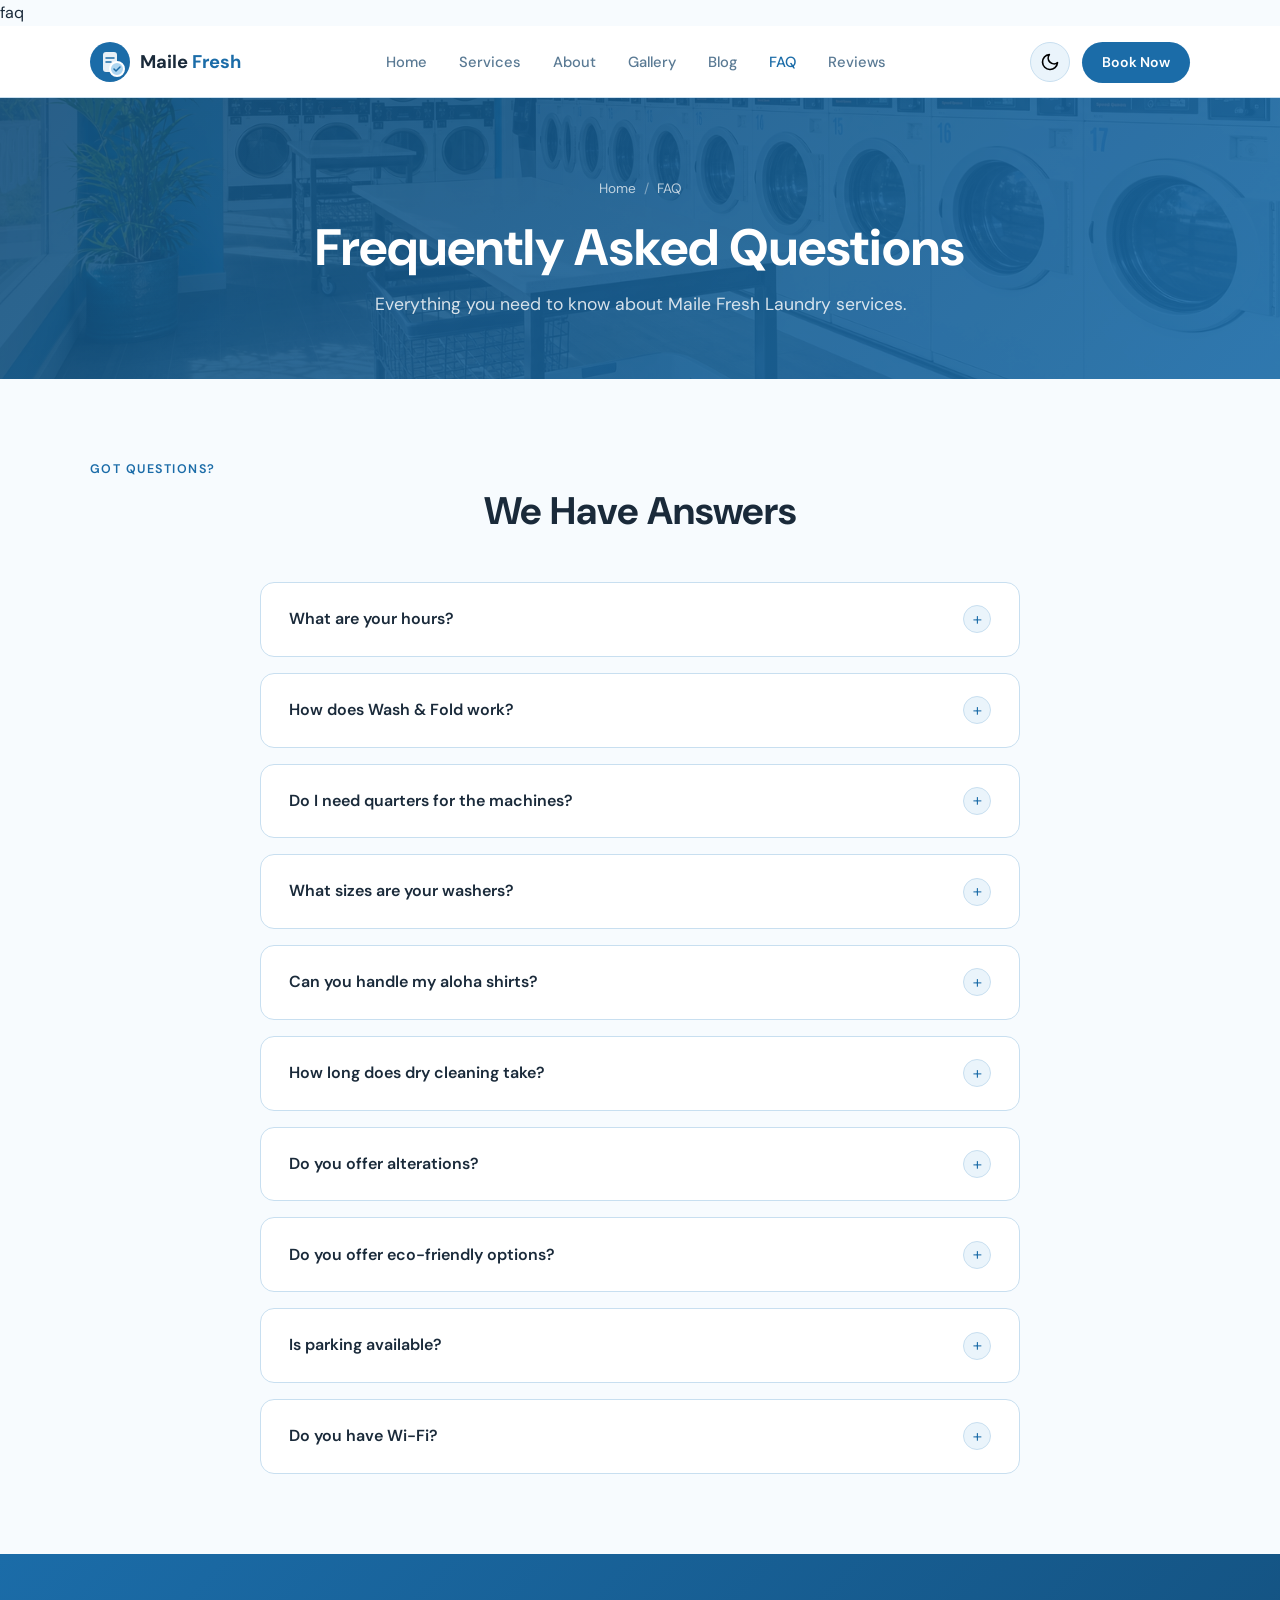
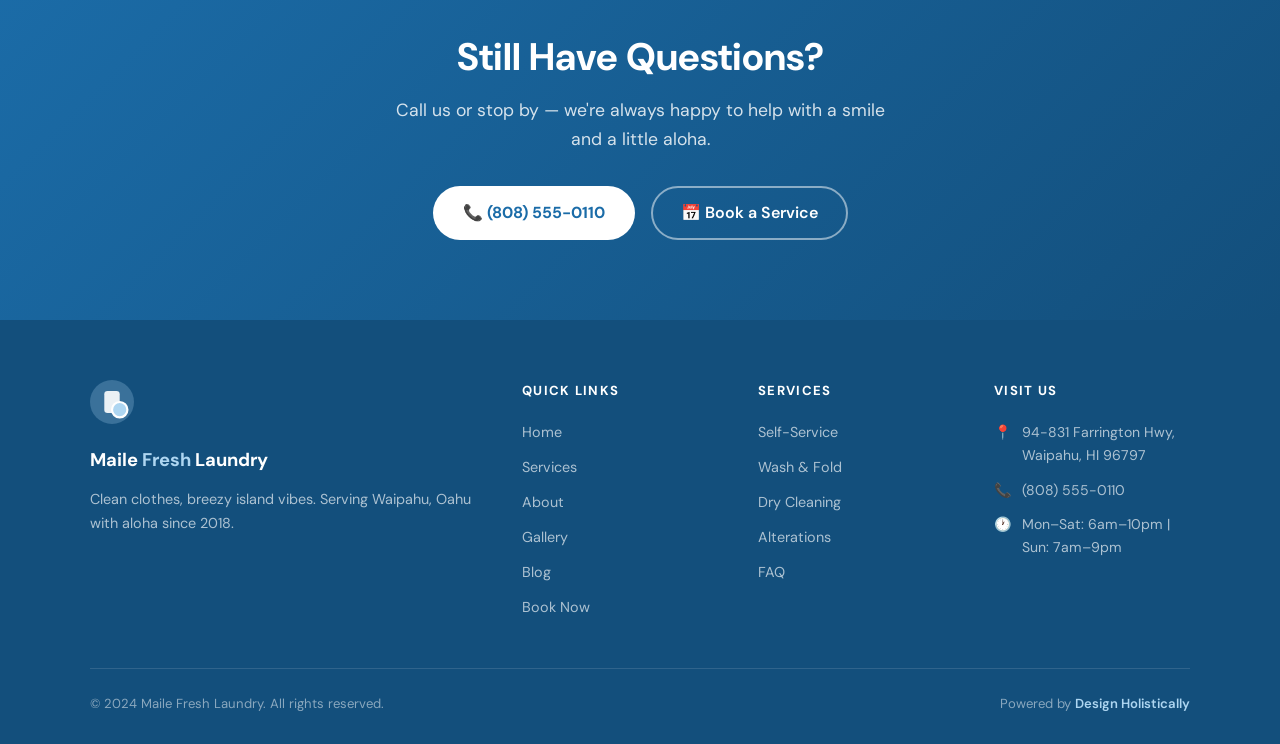
<file: faq.html>
<!DOCTYPE html>
<html lang="en" data-theme="light">
<head>
  <meta charset="UTF-8" />
  <meta name="viewport" content="width=device-width, initial-scale=1.0" />
  <title>FAQ | Maile Fresh Laundry — Waipahu, Oahu</title>
  <meta name="description" content="Maile Fresh Laundry — Clean clothes, breezy island vibes. Waipahu, Oahu Hawaii." />
  <meta property="og:title" content="FAQ | Maile Fresh Laundry" />
  <meta property="og:image" content="images/hero.png" />
  <link rel="stylesheet" href="css/style.css" />
  faq
  <link rel="icon" type="image/x-icon" href="images/favicon.ico">
  <link rel="icon" type="image/png" sizes="32x32" href="images/favicon-32x32.png">
  <link rel="icon" type="image/png" sizes="16x16" href="images/favicon-16x16.png">
  <link rel="apple-touch-icon" sizes="180x180" href="images/apple-touch-icon.png">
</head>
<body>
  <header class="site-header" id="siteHeader">
    <div class="container header-inner">
      <a href="index.html" class="logo-link">
        <svg width="40" height="40" viewBox="0 0 40 40" fill="none" xmlns="http://www.w3.org/2000/svg">
          <circle cx="20" cy="20" r="20" fill="#1B6CA8"/>
          <rect x="13" y="10" width="14" height="20" rx="3" fill="white" opacity="0.9"/>
          <path d="M16 16h8M16 20h5" stroke="#1B6CA8" stroke-width="1.5" stroke-linecap="round"/>
          <circle cx="27" cy="27" r="7" fill="#AED6F1" stroke="white" stroke-width="2"/>
          <path d="M24 27l2 2 4-4" stroke="#1B6CA8" stroke-width="1.5" stroke-linecap="round" stroke-linejoin="round"/>
        </svg>
        <span class="logo-text">Maile <span>Fresh</span></span>
      </a>
      <nav class="nav-links"><a href="index.html">Home</a>
<a href="services.html">Services</a>
<a href="about.html">About</a>
<a href="gallery.html">Gallery</a>
<a href="blog.html">Blog</a>
<a href="faq.html" class="active">FAQ</a>
<a href="reviews.html">Reviews</a>
</nav>
      <div class="nav-actions">
        <button class="theme-toggle" id="themeToggle" aria-label="Toggle dark mode">🌙</button>
        <a href="booking.html" class="btn-nav">Book Now</a>
        <button class="hamburger" id="hamburger" aria-label="Open menu"><span></span><span></span><span></span></button>
      </div>
    </div>
    <nav class="mobile-nav" id="mobileNav"><a href="index.html">Home</a>
<a href="services.html">Services</a>
<a href="about.html">About</a>
<a href="gallery.html">Gallery</a>
<a href="blog.html">Blog</a>
<a href="faq.html" class="active">FAQ</a>
<a href="reviews.html">Reviews</a>
<a href="booking.html">📅 Book Now</a></nav>
  </header>
  <div class="page-hero">
    <div class="container">
      <div class="breadcrumb"><a href="index.html">Home</a><span class="sep">/</span><span>FAQ</span></div>
      <h1>Frequently Asked Questions</h1>
      <p>Everything you need to know about Maile Fresh Laundry services.</p>
    </div>
  </div>

  <section class="section">
    <div class="container">
      <span class="section-label fade-up">Got Questions?</span>
      <h2 class="fade-up" style="text-align:center;">We Have Answers</h2>
      <div class="faq-list">
        
      <div class="faq-item fade-up">
        <div class="faq-question" onclick="toggleFaq(this)">
          What are your hours?
          <span class="faq-icon">+</span>
        </div>
        <div class="faq-answer"><p>Our self-service floor is open Monday through Saturday 6:00 AM to 10:00 PM, and Sunday 7:00 AM to 9:00 PM. The drop-off desk for wash-and-fold, dry cleaning, and alterations is staffed Monday–Friday 8 AM–6 PM, Friday–Saturday 8 AM–7 PM, and Sunday 9 AM–5 PM.</p></div>
      </div>
      <div class="faq-item fade-up">
        <div class="faq-question" onclick="toggleFaq(this)">
          How does Wash &amp; Fold work?
          <span class="faq-icon">+</span>
        </div>
        <div class="faq-answer"><p>Bring your laundry in a bag or hamper. We weigh it, tag it with your name, and wash, dry, and fold everything. Standard turnaround is 24 hours. Same-day rush (ready by 6 PM) is available for drop-offs before 10 AM. Pickup is during drop-off desk hours.</p></div>
      </div>
      <div class="faq-item fade-up">
        <div class="faq-question" onclick="toggleFaq(this)">
          Do I need quarters for the machines?
          <span class="faq-icon">+</span>
        </div>
        <div class="faq-answer"><p>No quarters needed! All our machines are operated with a reloadable Maile Fresh laundry card. You can purchase or reload your card at our front kiosk with cash or credit card. Minimum load is $5.</p></div>
      </div>
      <div class="faq-item fade-up">
        <div class="faq-question" onclick="toggleFaq(this)">
          What sizes are your washers?
          <span class="faq-icon">+</span>
        </div>
        <div class="faq-answer"><p>We have three washer sizes: small (up to 20 lbs), large (up to 50 lbs), and extra-large (up to 80 lbs). Perfect for everything from a single person's weekly laundry to bulky comforters and beach towels.</p></div>
      </div>
      <div class="faq-item fade-up">
        <div class="faq-question" onclick="toggleFaq(this)">
          Can you handle my aloha shirts?
          <span class="faq-icon">+</span>
        </div>
        <div class="faq-answer"><p>Absolutely — it's our specialty! We know how to care for Hawaiian prints, rayon blends, and vintage aloha shirts. Our dry cleaning service is ideal for delicate or older aloha shirts. We'll pre-treat stains and use gentle cycles to preserve colors and fabric.</p></div>
      </div>
      <div class="faq-item fade-up">
        <div class="faq-question" onclick="toggleFaq(this)">
          How long does dry cleaning take?
          <span class="faq-icon">+</span>
        </div>
        <div class="faq-answer"><p>Standard dry cleaning is a 48-hour turnaround. We send it to our partnered dry cleaning facility and have it back for you beautifully pressed in a garment bag. Rush dry cleaning (24 hours) is available for an additional fee.</p></div>
      </div>
      <div class="faq-item fade-up">
        <div class="faq-question" onclick="toggleFaq(this)">
          Do you offer alterations?
          <span class="faq-icon">+</span>
        </div>
        <div class="faq-answer"><p>Yes! Our on-site seamstress Rosie has over 20 years of experience. Services include hemming, zipper replacement, button repairs, taking in or letting out seams, and custom fit adjustments. Free estimates are available — just bring your garment in.</p></div>
      </div>
      <div class="faq-item fade-up">
        <div class="faq-question" onclick="toggleFaq(this)">
          Do you offer eco-friendly options?
          <span class="faq-icon">+</span>
        </div>
        <div class="faq-answer"><p>Yes! We offer cold-water wash options on all machines, which saves energy and is gentler on fabrics. Our Wash &amp; Fold service uses phosphate-free, biodegradable detergents by default. You can also bring your own preferred detergent at no extra charge.</p></div>
      </div>
      <div class="faq-item fade-up">
        <div class="faq-question" onclick="toggleFaq(this)">
          Is parking available?
          <span class="faq-icon">+</span>
        </div>
        <div class="faq-answer"><p>Yes — we have a free private parking lot right in front of our Farrington Hwy location. There's space for about 20 cars, and we also have a drop-off lane for quick wash-and-fold drop-offs so you don't even need to park.</p></div>
      </div>
      <div class="faq-item fade-up">
        <div class="faq-question" onclick="toggleFaq(this)">
          Do you have Wi-Fi?
          <span class="faq-icon">+</span>
        </div>
        <div class="faq-answer"><p>Yes! Free high-speed Wi-Fi is available for all customers. We also have comfortable seating, a charging station, a small coffee station (weekday mornings), and a kids' corner to keep little ones entertained while you wait.</p></div>
      </div>
      </div>
    </div>
  </section>

  <section class="cta-section">
    <div class="container fade-up">
      <h2>Still Have Questions?</h2>
      <p>Call us or stop by — we're always happy to help with a smile and a little aloha.</p>
      <div class="cta-actions">
        <a href="tel:8085550110" class="btn-white">📞 (808) 555-0110</a>
        <a href="booking.html" class="btn-outline-white">📅 Book a Service</a>
      </div>
    </div>
  </section>

  <footer class="site-footer">
    <div class="container">
      <div class="footer-grid">
        <div class="footer-brand">
          <svg width="44" height="44" viewBox="0 0 40 40" fill="none" xmlns="http://www.w3.org/2000/svg">
            <circle cx="20" cy="20" r="20" fill="#AED6F1" opacity="0.25"/>
            <rect x="13" y="10" width="14" height="20" rx="3" fill="white" opacity="0.9"/>
            <circle cx="27" cy="27" r="7" fill="#AED6F1" stroke="white" stroke-width="2"/>
          </svg>
          <span class="logo-text" style="color:white;">Maile <span>Fresh</span> Laundry</span>
          <p>Clean clothes, breezy island vibes. Serving Waipahu, Oahu with aloha since 2018.</p>
        </div>
        <div>
          <p class="footer-title">Quick Links</p>
          <div class="footer-links">
            <a href="index.html">Home</a>
            <a href="services.html">Services</a>
            <a href="about.html">About</a>
            <a href="gallery.html">Gallery</a>
            <a href="blog.html">Blog</a>
            <a href="booking.html">Book Now</a>
          </div>
        </div>
        <div>
          <p class="footer-title">Services</p>
          <div class="footer-links">
            <a href="services.html#self-service">Self-Service</a>
            <a href="services.html#wash-fold">Wash &amp; Fold</a>
            <a href="services.html#dry-cleaning">Dry Cleaning</a>
            <a href="services.html#alterations">Alterations</a>
            <a href="faq.html">FAQ</a>
          </div>
        </div>
        <div>
          <p class="footer-title">Visit Us</p>
          <div class="footer-contact">
            <div class="footer-contact-item"><span>📍</span><span>94-831 Farrington Hwy, Waipahu, HI 96797</span></div>
            <div class="footer-contact-item"><span>📞</span><span>(808) 555-0110</span></div>
            <div class="footer-contact-item"><span>🕐</span><span>Mon–Sat: 6am–10pm | Sun: 7am–9pm</span></div>
          </div>
        </div>
      </div>
      <div class="footer-bottom">
        <p>&copy; 2024 Maile Fresh Laundry. All rights reserved.</p>
        <p class="powered-by">Powered by <a href="https://designholistically.com" target="_blank" rel="noopener">Design Holistically</a></p>
      </div>
    </div>
  </footer>
  <a href="#" class="back-to-top" id="backToTop" aria-label="Back to top">↑</a>
  <script src="js/main.js"></script>
</body>
</html>
</file>
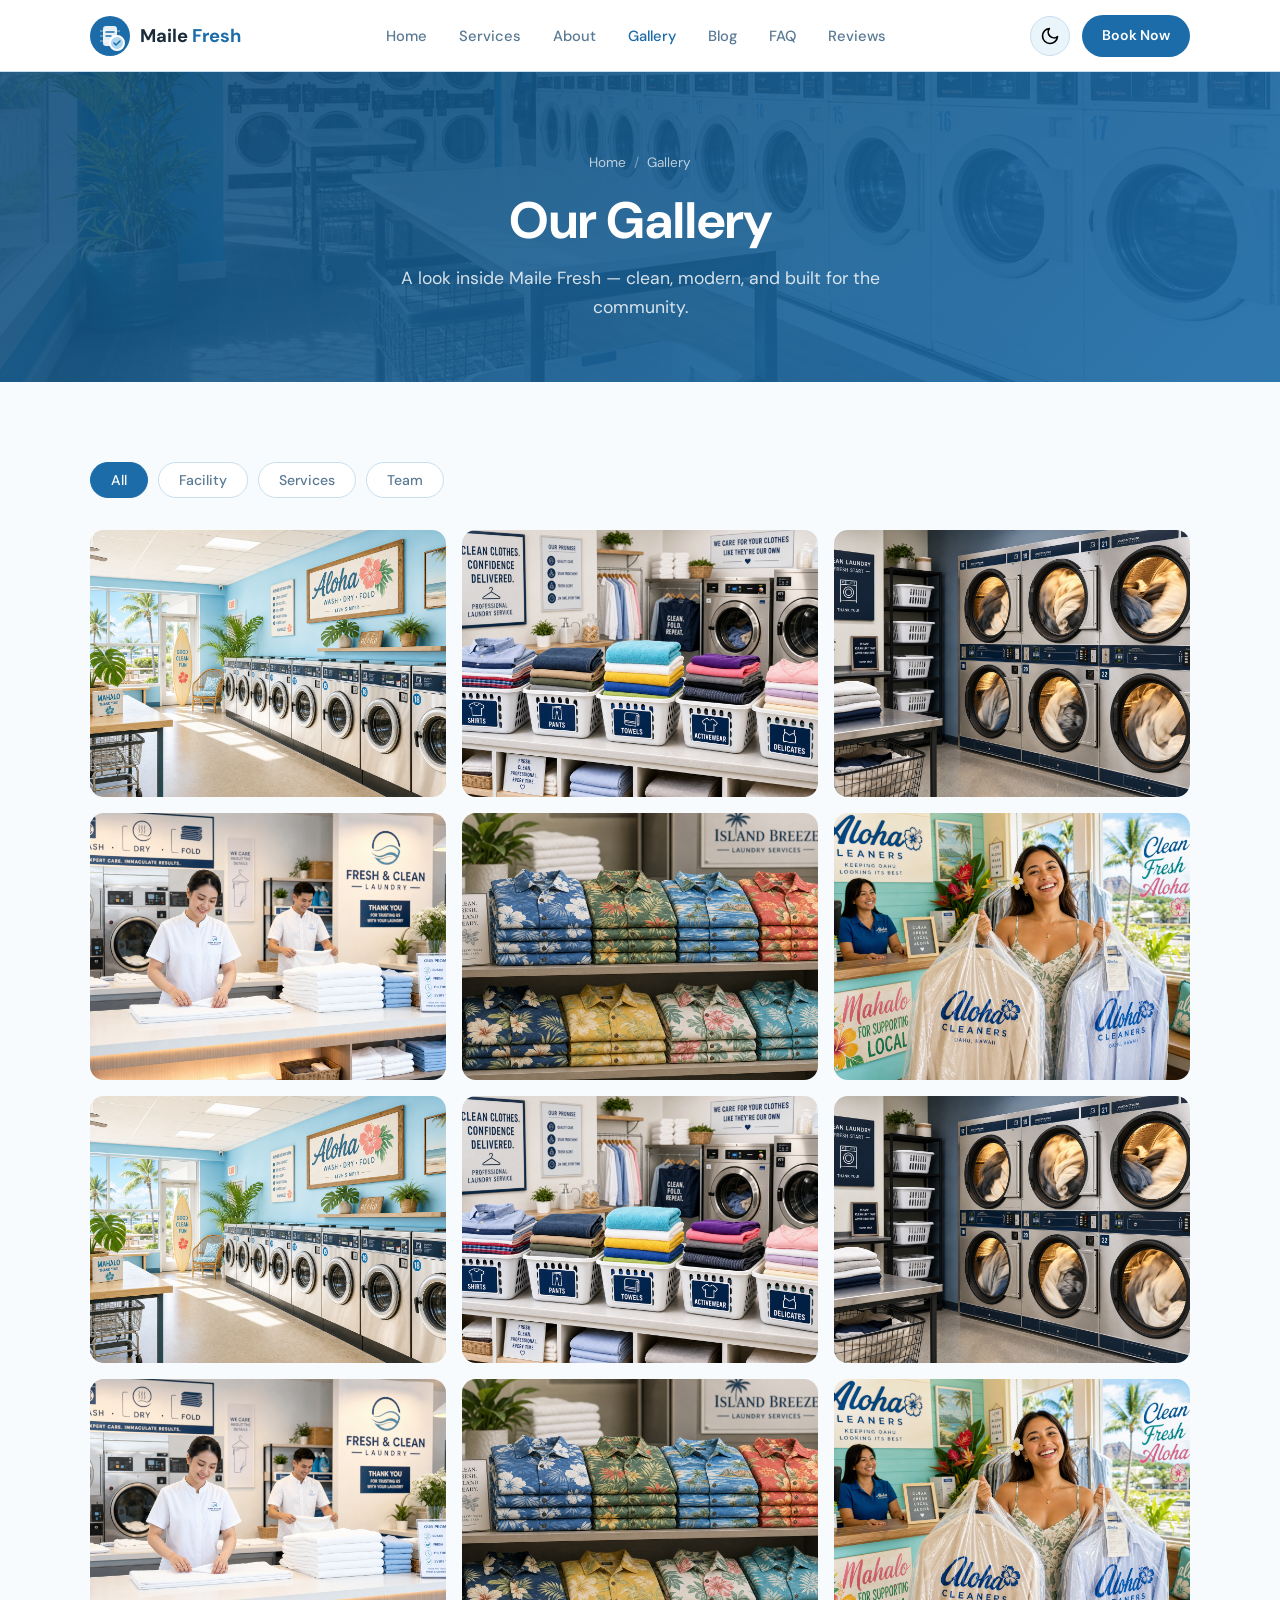
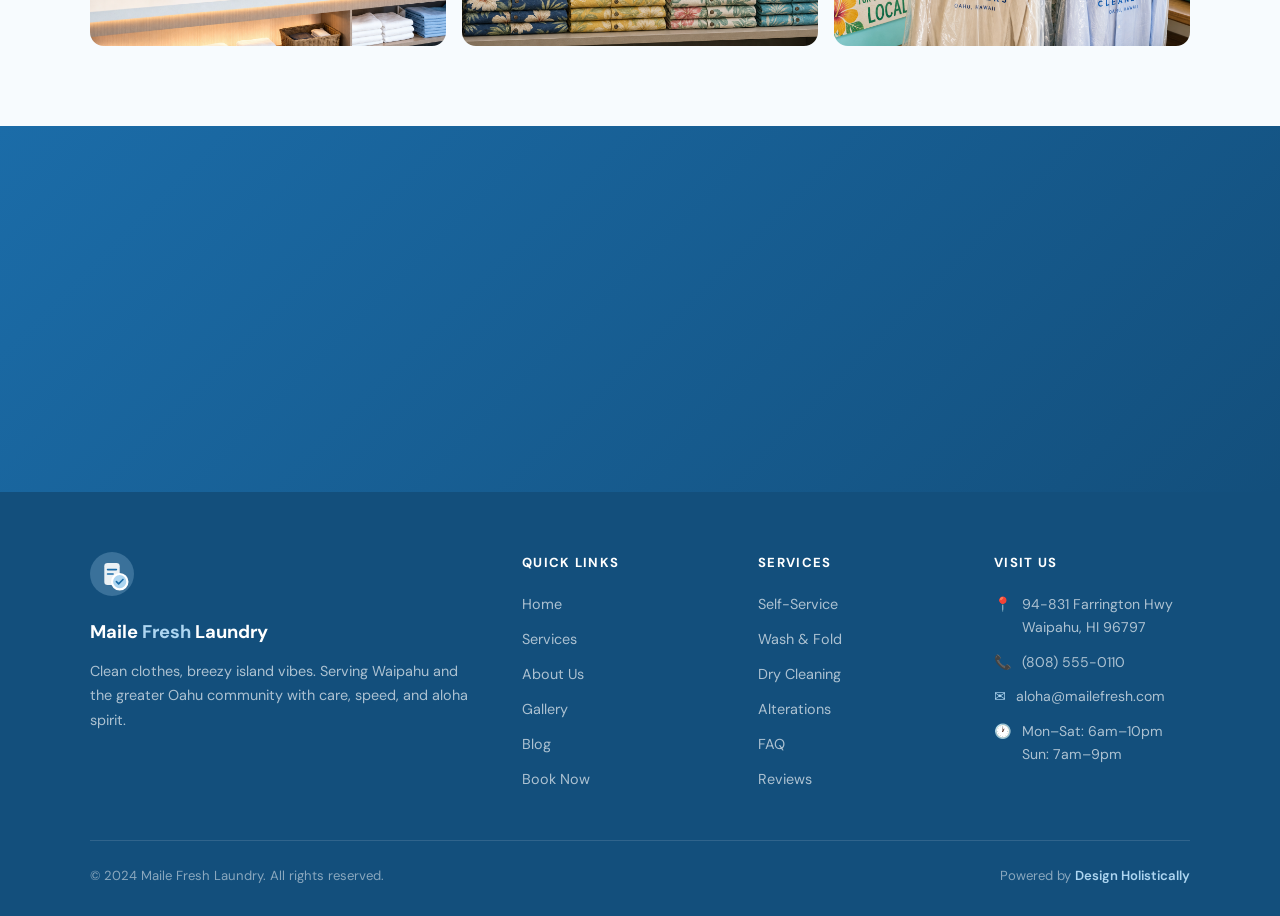
<file: gallery.html>
<!DOCTYPE html>
<html lang="en" data-theme="light">
<head>
  <meta charset="UTF-8" />
  <meta name="viewport" content="width=device-width, initial-scale=1.0" />
  <title>Gallery | Maile Fresh Laundry — Waipahu, Oahu</title>
  <meta name="description" content="Maile Fresh Laundry — Clean clothes, breezy island vibes. Self-service laundry, wash-and-fold, dry cleaning, and alterations in Waipahu, Oahu, Hawaii." />
  <!-- Open Graph -->
  <meta property="og:type" content="website" />
  <meta property="og:title" content="Gallery | Maile Fresh Laundry" />
  <meta property="og:description" content="Clean clothes, breezy island vibes. Full-service laundromat in Waipahu, Oahu Hawaii." />
  <meta property="og:image" content="images/hero.png" />
  <meta property="og:url" content="https://mailefreshlaundry.com" />
  <!-- Schema.org -->
  <script type="application/ld+json">
  {
    "@context": "https://schema.org",
    "@type": "LocalBusiness",
    "name": "Maile Fresh Laundry",
    "description": "Full-service laundromat offering self-service, wash-and-fold, dry cleaning, and alterations.",
    "address": {
      "@type": "PostalAddress",
      "streetAddress": "94-831 Farrington Hwy",
      "addressLocality": "Waipahu",
      "addressRegion": "HI",
      "postalCode": "96797",
      "addressCountry": "US"
    },
    "telephone": "(808) 555-0110",
    "openingHours": ["Mo-Fr 06:00-22:00", "Sa 06:00-22:00", "Su 07:00-21:00"],
    "priceRange": "$$",
    "image": "images/hero.png",
    "url": "https://mailefreshlaundry.com"
  }
  </script>
  <link rel="stylesheet" href="css/style.css" />
  
  <link rel="icon" type="image/x-icon" href="images/favicon.ico">
  <link rel="icon" type="image/png" sizes="32x32" href="images/favicon-32x32.png">
  <link rel="icon" type="image/png" sizes="16x16" href="images/favicon-16x16.png">
  <link rel="apple-touch-icon" sizes="180x180" href="images/apple-touch-icon.png">
</head>
<body>
  <!-- HEADER -->
  <header class="site-header" id="siteHeader">
    <div class="container header-inner">
      <a href="index.html" class="logo-link" aria-label="Maile Fresh Laundry Home">
        <svg width="40" height="40" viewBox="0 0 40 40" fill="none" aria-hidden="true" xmlns="http://www.w3.org/2000/svg">
          <circle cx="20" cy="20" r="20" fill="#1B6CA8"/>
          <path d="M10 14h20v2H10zM10 19h20v2H10zM10 24h20v2H10z" fill="white" opacity="0.3"/>
          <rect x="13" y="10" width="14" height="20" rx="3" fill="white" opacity="0.9"/>
          <path d="M16 16h8M16 20h5" stroke="#1B6CA8" stroke-width="1.5" stroke-linecap="round"/>
          <circle cx="27" cy="27" r="7" fill="#AED6F1" stroke="white" stroke-width="2"/>
          <path d="M24 27l2 2 4-4" stroke="#1B6CA8" stroke-width="1.5" stroke-linecap="round" stroke-linejoin="round"/>
        </svg>
        <span class="logo-text">Maile <span>Fresh</span></span>
      </a>
      <nav class="nav-links" aria-label="Main navigation">
        <a href="index.html">Home</a>
<a href="services.html">Services</a>
<a href="about.html">About</a>
<a href="gallery.html" class="active">Gallery</a>
<a href="blog.html">Blog</a>
<a href="faq.html">FAQ</a>
<a href="reviews.html">Reviews</a>

      </nav>
      <div class="nav-actions">
        <button class="theme-toggle" id="themeToggle" aria-label="Toggle dark mode">🌙</button>
        <a href="booking.html" class="btn-nav">Book Now</a>
        <button class="hamburger" id="hamburger" aria-label="Open menu" aria-expanded="false">
          <span></span><span></span><span></span>
        </button>
      </div>
    </div>
    <nav class="mobile-nav" id="mobileNav" aria-label="Mobile navigation">
      <a href="index.html">Home</a>
<a href="services.html">Services</a>
<a href="about.html">About</a>
<a href="gallery.html" class="active">Gallery</a>
<a href="blog.html">Blog</a>
<a href="faq.html">FAQ</a>
<a href="reviews.html">Reviews</a>

      <a href="booking.html">📅 Book Now</a>
    </nav>
  </header>
  <div class="page-hero">
    <div class="container">
      <div class="breadcrumb"><a href="index.html">Home</a><span class="sep">/</span><span>Gallery</span></div>
      <h1>Our Gallery</h1>
      <p>A look inside Maile Fresh — clean, modern, and built for the community.</p>
    </div>
  </div>

  <section class="section">
    <div class="container">
      <div class="gallery-filter fade-up">
        <button class="filter-btn active" data-filter="all">All</button>
        <button class="filter-btn" data-filter="facility">Facility</button>
        <button class="filter-btn" data-filter="services">Services</button>
        <button class="filter-btn" data-filter="team">Team</button>
      </div>
      <div class="gallery-grid" id="galleryGrid">
        
        <div class="gallery-item fade-up" data-cat="facility" onclick="openLightbox('images/gallery-1.png')">
          <img src="images/gallery-1.png" alt="Self-Service Floor" loading="lazy" />
          <div class="gallery-overlay"><span>Self-Service Floor</span></div>
        </div>
        <div class="gallery-item fade-up" data-cat="services" onclick="openLightbox('images/gallery-2.png')">
          <img src="images/gallery-2.png" alt="Wash & Fold Station" loading="lazy" />
          <div class="gallery-overlay"><span>Wash & Fold Station</span></div>
        </div>
        <div class="gallery-item fade-up" data-cat="facility" onclick="openLightbox('images/gallery-3.png')">
          <img src="images/gallery-3.png" alt="Front-Load Washers" loading="lazy" />
          <div class="gallery-overlay"><span>Front-Load Washers</span></div>
        </div>
        <div class="gallery-item fade-up" data-cat="services" onclick="openLightbox('images/gallery-4.png')">
          <img src="images/gallery-4.png" alt="Folded Laundry Ready" loading="lazy" />
          <div class="gallery-overlay"><span>Folded Laundry Ready</span></div>
        </div>
        <div class="gallery-item fade-up" data-cat="services" onclick="openLightbox('images/gallery-5.png')">
          <img src="images/gallery-5.png" alt="Alterations Corner" loading="lazy" />
          <div class="gallery-overlay"><span>Alterations Corner</span></div>
        </div>
        <div class="gallery-item fade-up" data-cat="facility" onclick="openLightbox('images/gallery-6.png')">
          <img src="images/gallery-6.png" alt="Waiting Area & Wi-Fi Lounge" loading="lazy" />
          <div class="gallery-overlay"><span>Waiting Area & Wi-Fi Lounge</span></div>
        </div>
        <div class="gallery-item fade-up" data-cat="services" onclick="openLightbox('images/gallery-1.png')">
          <img src="images/gallery-1.png" alt="Dry Cleaning Drop-Off" loading="lazy" />
          <div class="gallery-overlay"><span>Dry Cleaning Drop-Off</span></div>
        </div>
        <div class="gallery-item fade-up" data-cat="facility" onclick="openLightbox('images/gallery-2.png')">
          <img src="images/gallery-2.png" alt="Clean Machines Row" loading="lazy" />
          <div class="gallery-overlay"><span>Clean Machines Row</span></div>
        </div>
        <div class="gallery-item fade-up" data-cat="team" onclick="openLightbox('images/gallery-3.png')">
          <img src="images/gallery-3.png" alt="Staff Sorting Laundry" loading="lazy" />
          <div class="gallery-overlay"><span>Staff Sorting Laundry</span></div>
        </div>
        <div class="gallery-item fade-up" data-cat="facility" onclick="openLightbox('images/gallery-4.png')">
          <img src="images/gallery-4.png" alt="Kids Corner" loading="lazy" />
          <div class="gallery-overlay"><span>Kids Corner</span></div>
        </div>
        <div class="gallery-item fade-up" data-cat="services" onclick="openLightbox('images/gallery-5.png')">
          <img src="images/gallery-5.png" alt="Garment Hanging Station" loading="lazy" />
          <div class="gallery-overlay"><span>Garment Hanging Station</span></div>
        </div>
        <div class="gallery-item fade-up" data-cat="team" onclick="openLightbox('images/gallery-6.png')">
          <img src="images/gallery-6.png" alt="Happy Customers" loading="lazy" />
          <div class="gallery-overlay"><span>Happy Customers</span></div>
        </div>
      </div>
    </div>
  </section>

  <!-- LIGHTBOX -->
  <div class="lightbox" id="lightbox" onclick="closeLightbox()">
    <span class="lightbox-close" onclick="closeLightbox()">&times;</span>
    <img id="lightboxImg" src="images/service-self-service.png" alt="Gallery photo" />
  </div>

  <section class="cta-section">
    <div class="container fade-up">
      <h2>See It for Yourself</h2>
      <p>Stop by our Waipahu location and experience the freshest laundromat on Oahu.</p>
      <div class="cta-actions">
        <a href="booking.html" class="btn-white">📅 Book a Service</a>
        <a href="reviews.html" class="btn-outline-white">⭐ Read Reviews</a>
      </div>
    </div>
  </section>

  <!-- FOOTER -->
  <footer class="site-footer">
    <div class="container">
      <div class="footer-grid">
        <div class="footer-brand">
          <svg width="44" height="44" viewBox="0 0 40 40" fill="none" xmlns="http://www.w3.org/2000/svg">
            <circle cx="20" cy="20" r="20" fill="#AED6F1" opacity="0.25"/>
            <rect x="13" y="10" width="14" height="20" rx="3" fill="white" opacity="0.9"/>
            <path d="M16 16h8M16 20h5" stroke="#1B6CA8" stroke-width="1.5" stroke-linecap="round"/>
            <circle cx="27" cy="27" r="7" fill="#AED6F1" stroke="white" stroke-width="2"/>
            <path d="M24 27l2 2 4-4" stroke="#1B6CA8" stroke-width="1.5" stroke-linecap="round" stroke-linejoin="round"/>
          </svg>
          <span class="logo-text" style="color:white;">Maile <span>Fresh</span> Laundry</span>
          <p>Clean clothes, breezy island vibes. Serving Waipahu and the greater Oahu community with care, speed, and aloha spirit.</p>
        </div>
        <div>
          <p class="footer-title">Quick Links</p>
          <div class="footer-links">
            <a href="index.html">Home</a>
            <a href="services.html">Services</a>
            <a href="about.html">About Us</a>
            <a href="gallery.html">Gallery</a>
            <a href="blog.html">Blog</a>
            <a href="booking.html">Book Now</a>
          </div>
        </div>
        <div>
          <p class="footer-title">Services</p>
          <div class="footer-links">
            <a href="services.html#self-service">Self-Service</a>
            <a href="services.html#wash-fold">Wash &amp; Fold</a>
            <a href="services.html#dry-cleaning">Dry Cleaning</a>
            <a href="services.html#alterations">Alterations</a>
            <a href="faq.html">FAQ</a>
            <a href="reviews.html">Reviews</a>
          </div>
        </div>
        <div>
          <p class="footer-title">Visit Us</p>
          <div class="footer-contact">
            <div class="footer-contact-item"><span>📍</span><span>94-831 Farrington Hwy<br>Waipahu, HI 96797</span></div>
            <div class="footer-contact-item"><span>📞</span><span>(808) 555-0110</span></div>
            <div class="footer-contact-item"><span>✉️</span><span>aloha@mailefresh.com</span></div>
            <div class="footer-contact-item"><span>🕐</span><span>Mon–Sat: 6am–10pm<br>Sun: 7am–9pm</span></div>
          </div>
        </div>
      </div>
      <div class="footer-bottom">
        <p>&copy; 2024 Maile Fresh Laundry. All rights reserved.</p>
        <p class="powered-by">Powered by <a href="https://designholistically.com" target="_blank" rel="noopener">Design Holistically</a></p>
      </div>
    </div>
  </footer>
  <!-- BACK TO TOP -->
  <a href="#" class="back-to-top" id="backToTop" aria-label="Back to top">↑</a>
  <script src="js/main.js"></script>
</body>
</html>
</file>
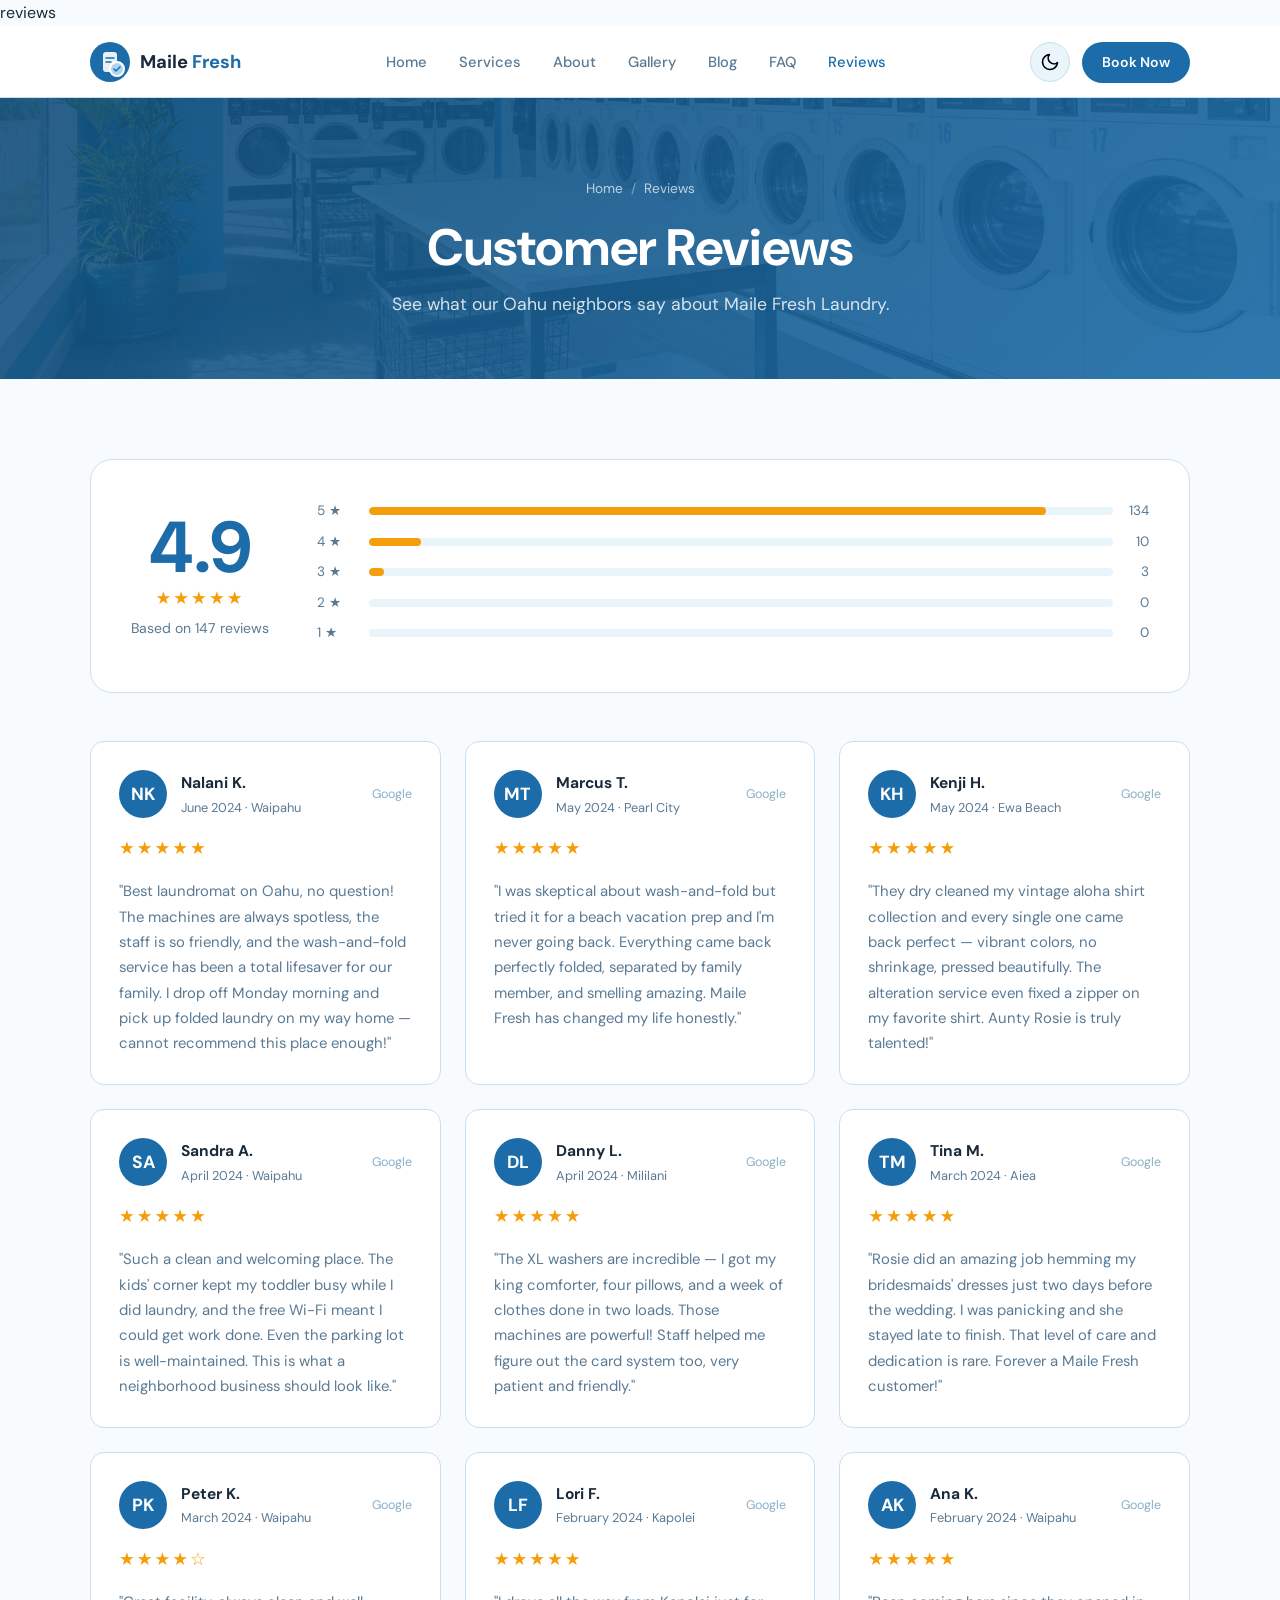
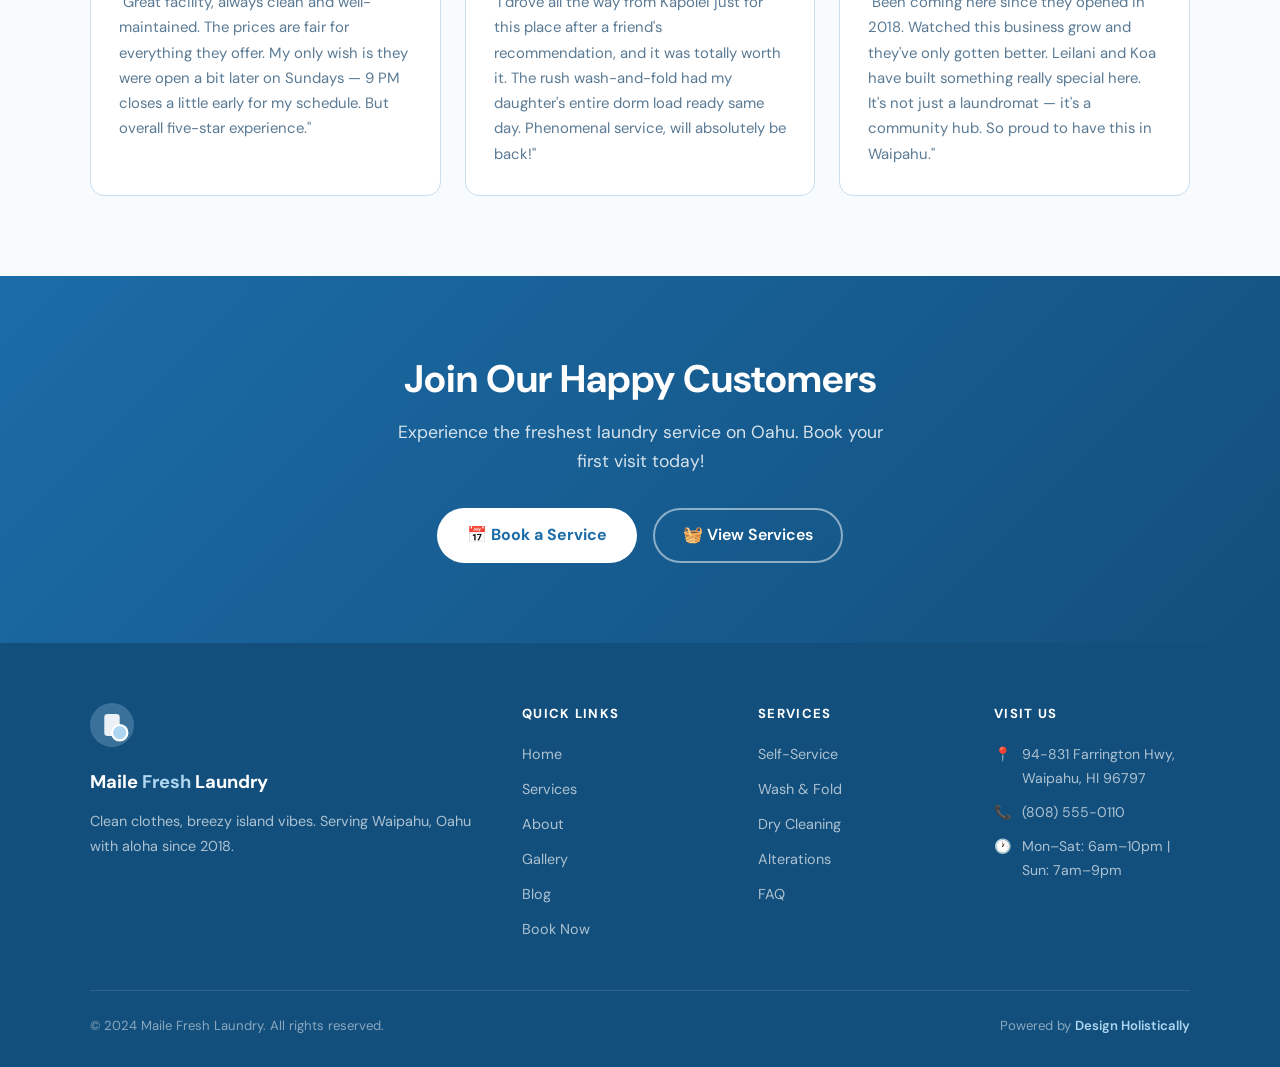
<file: reviews.html>
<!DOCTYPE html>
<html lang="en" data-theme="light">
<head>
  <meta charset="UTF-8" />
  <meta name="viewport" content="width=device-width, initial-scale=1.0" />
  <title>Customer Reviews | Maile Fresh Laundry — Waipahu, Oahu</title>
  <meta name="description" content="Maile Fresh Laundry — Clean clothes, breezy island vibes. Waipahu, Oahu Hawaii." />
  <meta property="og:title" content="Customer Reviews | Maile Fresh Laundry" />
  <meta property="og:image" content="images/hero.png" />
  <link rel="stylesheet" href="css/style.css" />
  reviews
  <link rel="icon" type="image/x-icon" href="images/favicon.ico">
  <link rel="icon" type="image/png" sizes="32x32" href="images/favicon-32x32.png">
  <link rel="icon" type="image/png" sizes="16x16" href="images/favicon-16x16.png">
  <link rel="apple-touch-icon" sizes="180x180" href="images/apple-touch-icon.png">
</head>
<body>
  <header class="site-header" id="siteHeader">
    <div class="container header-inner">
      <a href="index.html" class="logo-link">
        <svg width="40" height="40" viewBox="0 0 40 40" fill="none" xmlns="http://www.w3.org/2000/svg">
          <circle cx="20" cy="20" r="20" fill="#1B6CA8"/>
          <rect x="13" y="10" width="14" height="20" rx="3" fill="white" opacity="0.9"/>
          <path d="M16 16h8M16 20h5" stroke="#1B6CA8" stroke-width="1.5" stroke-linecap="round"/>
          <circle cx="27" cy="27" r="7" fill="#AED6F1" stroke="white" stroke-width="2"/>
          <path d="M24 27l2 2 4-4" stroke="#1B6CA8" stroke-width="1.5" stroke-linecap="round" stroke-linejoin="round"/>
        </svg>
        <span class="logo-text">Maile <span>Fresh</span></span>
      </a>
      <nav class="nav-links"><a href="index.html">Home</a>
<a href="services.html">Services</a>
<a href="about.html">About</a>
<a href="gallery.html">Gallery</a>
<a href="blog.html">Blog</a>
<a href="faq.html">FAQ</a>
<a href="reviews.html" class="active">Reviews</a>
</nav>
      <div class="nav-actions">
        <button class="theme-toggle" id="themeToggle" aria-label="Toggle dark mode">🌙</button>
        <a href="booking.html" class="btn-nav">Book Now</a>
        <button class="hamburger" id="hamburger" aria-label="Open menu"><span></span><span></span><span></span></button>
      </div>
    </div>
    <nav class="mobile-nav" id="mobileNav"><a href="index.html">Home</a>
<a href="services.html">Services</a>
<a href="about.html">About</a>
<a href="gallery.html">Gallery</a>
<a href="blog.html">Blog</a>
<a href="faq.html">FAQ</a>
<a href="reviews.html" class="active">Reviews</a>
<a href="booking.html">📅 Book Now</a></nav>
  </header>
  <div class="page-hero">
    <div class="container">
      <div class="breadcrumb"><a href="index.html">Home</a><span class="sep">/</span><span>Reviews</span></div>
      <h1>Customer Reviews</h1>
      <p>See what our Oahu neighbors say about Maile Fresh Laundry.</p>
    </div>
  </div>

  <section class="section">
    <div class="container">
      <!-- SUMMARY -->
      <div class="reviews-summary fade-up">
        <div class="review-big-score">
          <div class="score">4.9</div>
          <div class="stars">★★★★★</div>
          <div class="total">Based on 147 reviews</div>
        </div>
        <div class="rating-bars">
          <div class="rating-bar-row"><span class="rating-bar-label">5 ★</span><div class="rating-bar-track"><div class="rating-bar-fill" style="width:91%"></div></div><span class="rating-bar-count">134</span></div>
          <div class="rating-bar-row"><span class="rating-bar-label">4 ★</span><div class="rating-bar-track"><div class="rating-bar-fill" style="width:7%"></div></div><span class="rating-bar-count">10</span></div>
          <div class="rating-bar-row"><span class="rating-bar-label">3 ★</span><div class="rating-bar-track"><div class="rating-bar-fill" style="width:2%"></div></div><span class="rating-bar-count">3</span></div>
          <div class="rating-bar-row"><span class="rating-bar-label">2 ★</span><div class="rating-bar-track"><div class="rating-bar-fill" style="width:0%"></div></div><span class="rating-bar-count">0</span></div>
          <div class="rating-bar-row"><span class="rating-bar-label">1 ★</span><div class="rating-bar-track"><div class="rating-bar-fill" style="width:0%"></div></div><span class="rating-bar-count">0</span></div>
        </div>
      </div>

      <div class="reviews-grid">
        
        <div class="review-card fade-up">
          <div class="review-header">
            <div class="review-avatar">NK</div>
            <div>
              <div class="reviewer-name">Nalani K.</div>
              <div class="review-date">June 2024 · Waipahu</div>
            </div>
            <span class="review-platform">Google</span>
          </div>
          <div class="stars">★★★★★</div>
          <div class="review-text">"Best laundromat on Oahu, no question! The machines are always spotless, the staff is so friendly, and the wash-and-fold service has been a total lifesaver for our family. I drop off Monday morning and pick up folded laundry on my way home — cannot recommend this place enough!"</div>
        </div>
        <div class="review-card fade-up">
          <div class="review-header">
            <div class="review-avatar">MT</div>
            <div>
              <div class="reviewer-name">Marcus T.</div>
              <div class="review-date">May 2024 · Pearl City</div>
            </div>
            <span class="review-platform">Google</span>
          </div>
          <div class="stars">★★★★★</div>
          <div class="review-text">"I was skeptical about wash-and-fold but tried it for a beach vacation prep and I'm never going back. Everything came back perfectly folded, separated by family member, and smelling amazing. Maile Fresh has changed my life honestly."</div>
        </div>
        <div class="review-card fade-up">
          <div class="review-header">
            <div class="review-avatar">KH</div>
            <div>
              <div class="reviewer-name">Kenji H.</div>
              <div class="review-date">May 2024 · Ewa Beach</div>
            </div>
            <span class="review-platform">Google</span>
          </div>
          <div class="stars">★★★★★</div>
          <div class="review-text">"They dry cleaned my vintage aloha shirt collection and every single one came back perfect — vibrant colors, no shrinkage, pressed beautifully. The alteration service even fixed a zipper on my favorite shirt. Aunty Rosie is truly talented!"</div>
        </div>
        <div class="review-card fade-up">
          <div class="review-header">
            <div class="review-avatar">SA</div>
            <div>
              <div class="reviewer-name">Sandra A.</div>
              <div class="review-date">April 2024 · Waipahu</div>
            </div>
            <span class="review-platform">Google</span>
          </div>
          <div class="stars">★★★★★</div>
          <div class="review-text">"Such a clean and welcoming place. The kids' corner kept my toddler busy while I did laundry, and the free Wi-Fi meant I could get work done. Even the parking lot is well-maintained. This is what a neighborhood business should look like."</div>
        </div>
        <div class="review-card fade-up">
          <div class="review-header">
            <div class="review-avatar">DL</div>
            <div>
              <div class="reviewer-name">Danny L.</div>
              <div class="review-date">April 2024 · Mililani</div>
            </div>
            <span class="review-platform">Google</span>
          </div>
          <div class="stars">★★★★★</div>
          <div class="review-text">"The XL washers are incredible — I got my king comforter, four pillows, and a week of clothes done in two loads. Those machines are powerful! Staff helped me figure out the card system too, very patient and friendly."</div>
        </div>
        <div class="review-card fade-up">
          <div class="review-header">
            <div class="review-avatar">TM</div>
            <div>
              <div class="reviewer-name">Tina M.</div>
              <div class="review-date">March 2024 · Aiea</div>
            </div>
            <span class="review-platform">Google</span>
          </div>
          <div class="stars">★★★★★</div>
          <div class="review-text">"Rosie did an amazing job hemming my bridesmaids' dresses just two days before the wedding. I was panicking and she stayed late to finish. That level of care and dedication is rare. Forever a Maile Fresh customer!"</div>
        </div>
        <div class="review-card fade-up">
          <div class="review-header">
            <div class="review-avatar">PK</div>
            <div>
              <div class="reviewer-name">Peter K.</div>
              <div class="review-date">March 2024 · Waipahu</div>
            </div>
            <span class="review-platform">Google</span>
          </div>
          <div class="stars">★★★★☆</div>
          <div class="review-text">"Great facility, always clean and well-maintained. The prices are fair for everything they offer. My only wish is they were open a bit later on Sundays — 9 PM closes a little early for my schedule. But overall five-star experience."</div>
        </div>
        <div class="review-card fade-up">
          <div class="review-header">
            <div class="review-avatar">LF</div>
            <div>
              <div class="reviewer-name">Lori F.</div>
              <div class="review-date">February 2024 · Kapolei</div>
            </div>
            <span class="review-platform">Google</span>
          </div>
          <div class="stars">★★★★★</div>
          <div class="review-text">"I drove all the way from Kapolei just for this place after a friend's recommendation, and it was totally worth it. The rush wash-and-fold had my daughter's entire dorm load ready same day. Phenomenal service, will absolutely be back!"</div>
        </div>
        <div class="review-card fade-up">
          <div class="review-header">
            <div class="review-avatar">AK</div>
            <div>
              <div class="reviewer-name">Ana K.</div>
              <div class="review-date">February 2024 · Waipahu</div>
            </div>
            <span class="review-platform">Google</span>
          </div>
          <div class="stars">★★★★★</div>
          <div class="review-text">"Been coming here since they opened in 2018. Watched this business grow and they've only gotten better. Leilani and Koa have built something really special here. It's not just a laundromat — it's a community hub. So proud to have this in Waipahu."</div>
        </div>
      </div>
    </div>
  </section>

  <section class="cta-section">
    <div class="container fade-up">
      <h2>Join Our Happy Customers</h2>
      <p>Experience the freshest laundry service on Oahu. Book your first visit today!</p>
      <div class="cta-actions">
        <a href="booking.html" class="btn-white">📅 Book a Service</a>
        <a href="services.html" class="btn-outline-white">🧺 View Services</a>
      </div>
    </div>
  </section>

  <footer class="site-footer">
    <div class="container">
      <div class="footer-grid">
        <div class="footer-brand">
          <svg width="44" height="44" viewBox="0 0 40 40" fill="none" xmlns="http://www.w3.org/2000/svg">
            <circle cx="20" cy="20" r="20" fill="#AED6F1" opacity="0.25"/>
            <rect x="13" y="10" width="14" height="20" rx="3" fill="white" opacity="0.9"/>
            <circle cx="27" cy="27" r="7" fill="#AED6F1" stroke="white" stroke-width="2"/>
          </svg>
          <span class="logo-text" style="color:white;">Maile <span>Fresh</span> Laundry</span>
          <p>Clean clothes, breezy island vibes. Serving Waipahu, Oahu with aloha since 2018.</p>
        </div>
        <div>
          <p class="footer-title">Quick Links</p>
          <div class="footer-links">
            <a href="index.html">Home</a>
            <a href="services.html">Services</a>
            <a href="about.html">About</a>
            <a href="gallery.html">Gallery</a>
            <a href="blog.html">Blog</a>
            <a href="booking.html">Book Now</a>
          </div>
        </div>
        <div>
          <p class="footer-title">Services</p>
          <div class="footer-links">
            <a href="services.html#self-service">Self-Service</a>
            <a href="services.html#wash-fold">Wash &amp; Fold</a>
            <a href="services.html#dry-cleaning">Dry Cleaning</a>
            <a href="services.html#alterations">Alterations</a>
            <a href="faq.html">FAQ</a>
          </div>
        </div>
        <div>
          <p class="footer-title">Visit Us</p>
          <div class="footer-contact">
            <div class="footer-contact-item"><span>📍</span><span>94-831 Farrington Hwy, Waipahu, HI 96797</span></div>
            <div class="footer-contact-item"><span>📞</span><span>(808) 555-0110</span></div>
            <div class="footer-contact-item"><span>🕐</span><span>Mon–Sat: 6am–10pm | Sun: 7am–9pm</span></div>
          </div>
        </div>
      </div>
      <div class="footer-bottom">
        <p>&copy; 2024 Maile Fresh Laundry. All rights reserved.</p>
        <p class="powered-by">Powered by <a href="https://designholistically.com" target="_blank" rel="noopener">Design Holistically</a></p>
      </div>
    </div>
  </footer>
  <a href="#" class="back-to-top" id="backToTop" aria-label="Back to top">↑</a>
  <script src="js/main.js"></script>
</body>
</html>
</file>
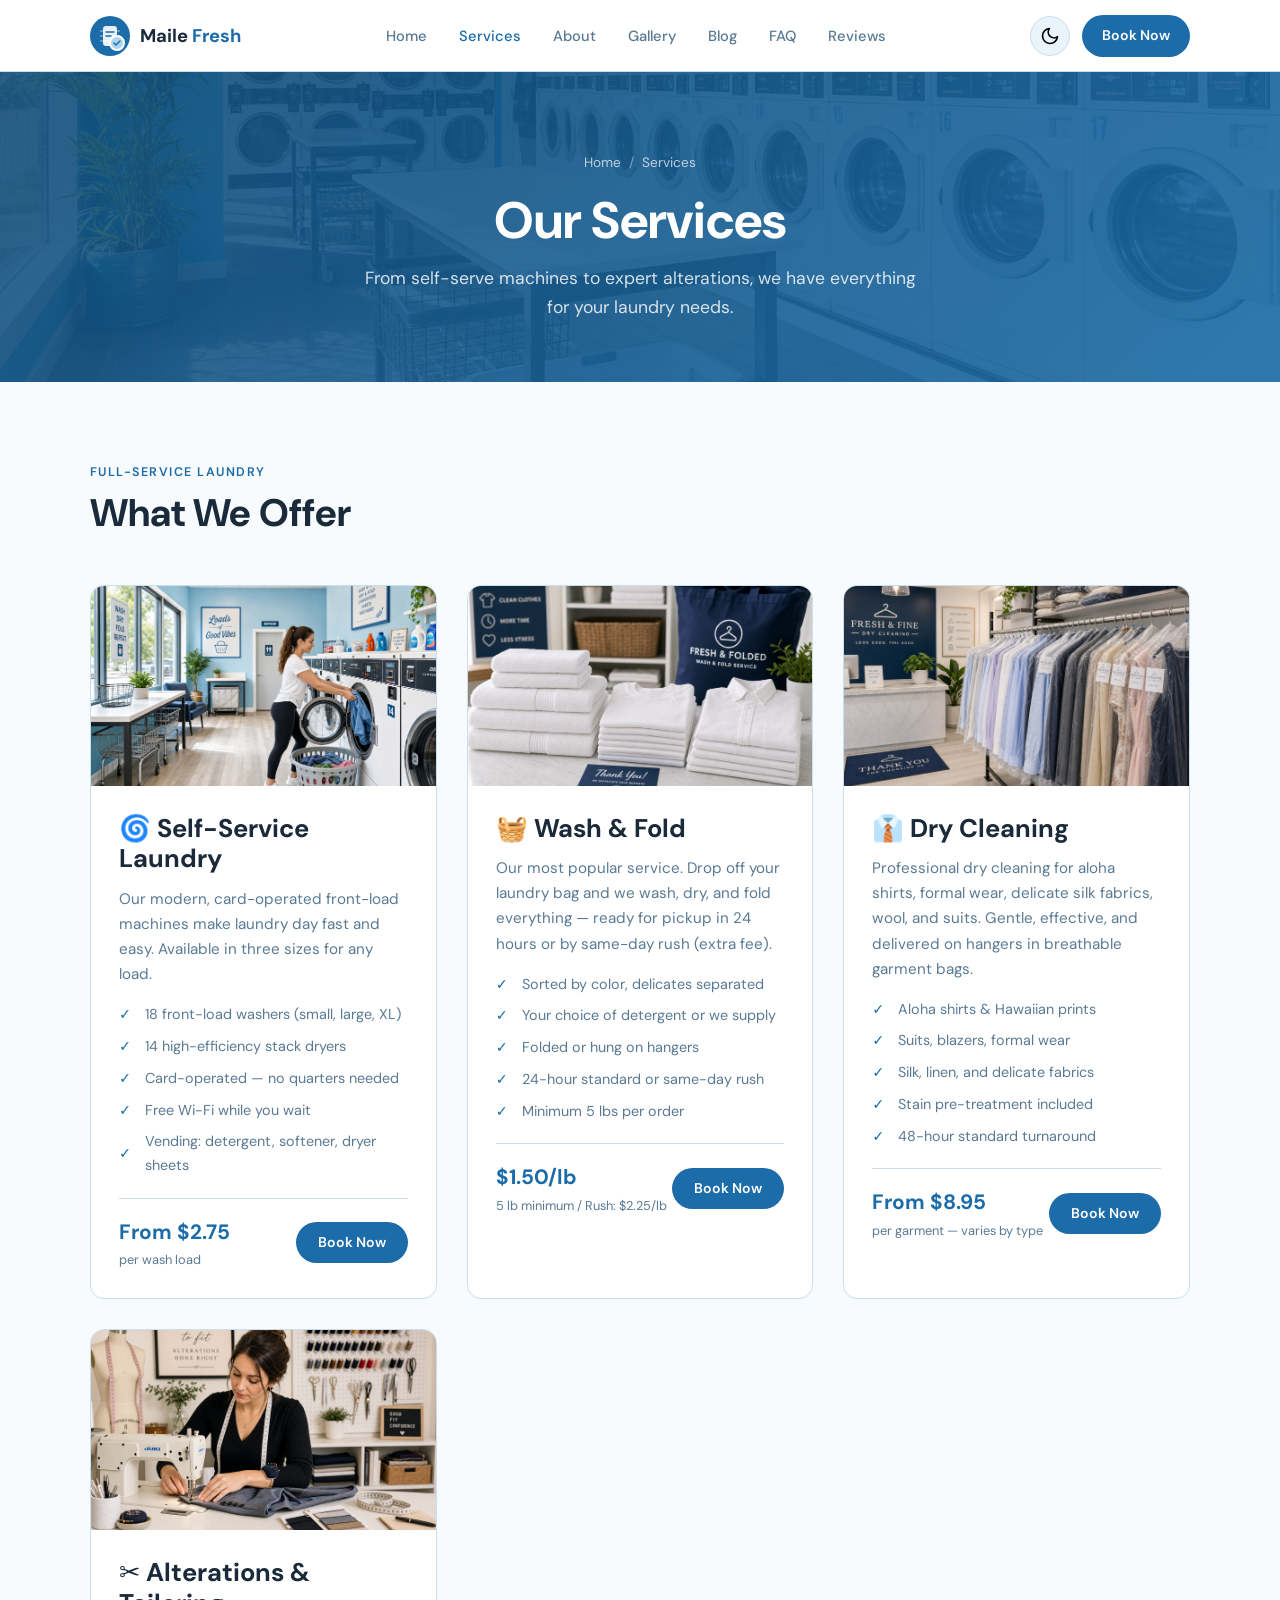
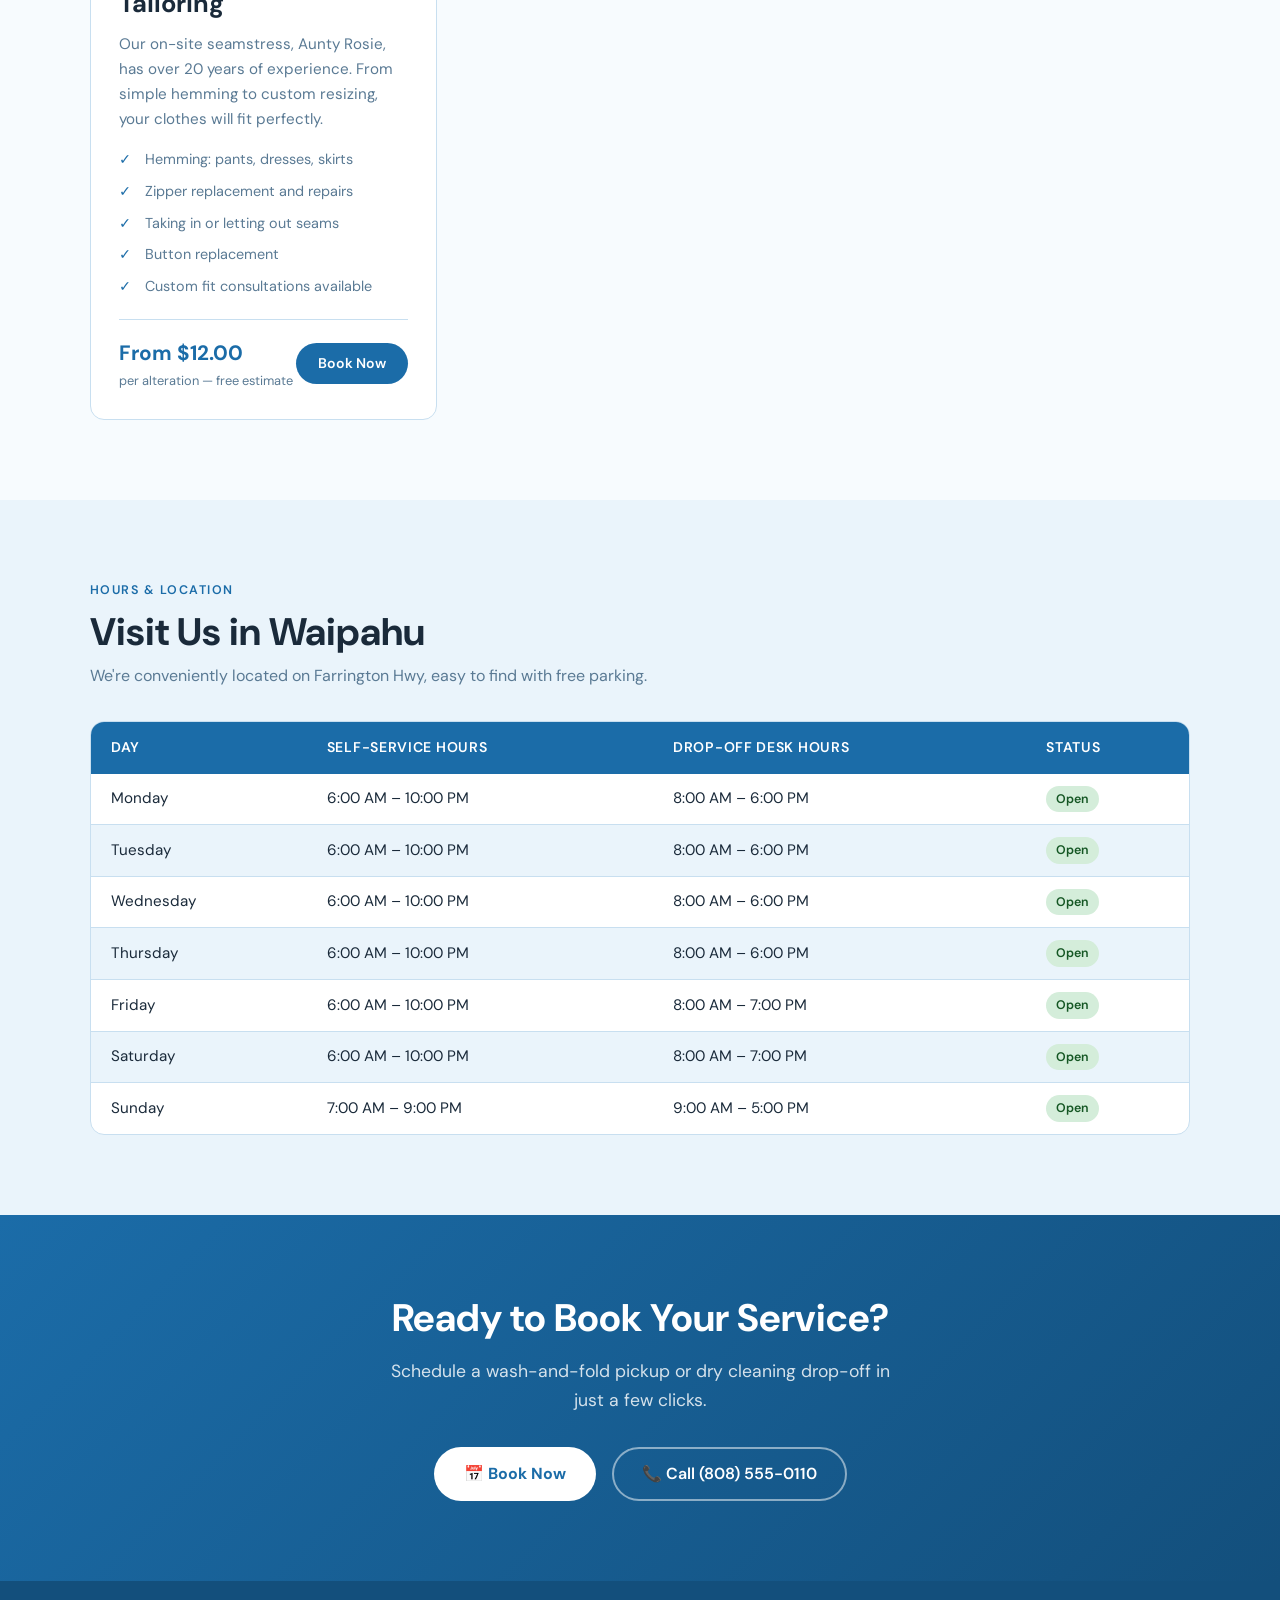
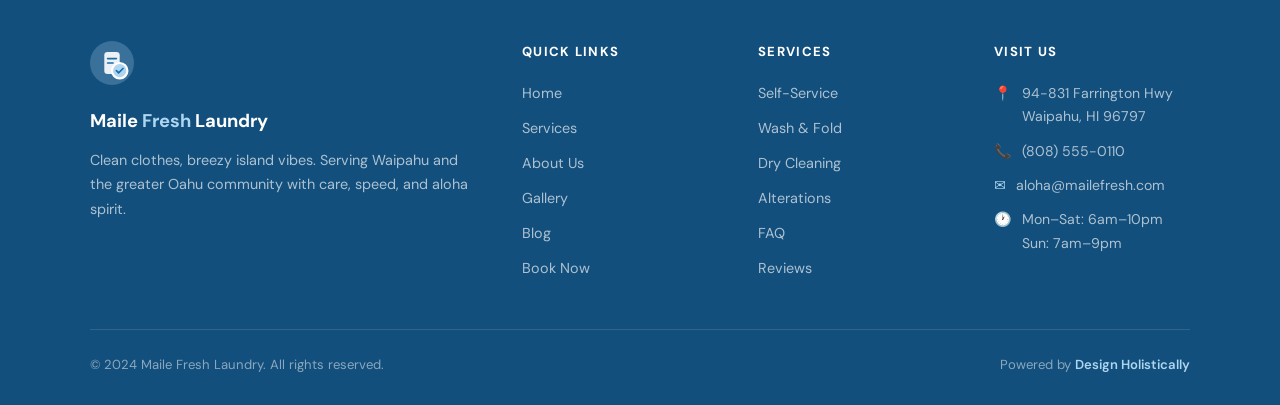
<file: services.html>
<!DOCTYPE html>
<html lang="en" data-theme="light">
<head>
  <meta charset="UTF-8" />
  <meta name="viewport" content="width=device-width, initial-scale=1.0" />
  <title>Services | Maile Fresh Laundry — Waipahu, Oahu</title>
  <meta name="description" content="Maile Fresh Laundry — Clean clothes, breezy island vibes. Self-service laundry, wash-and-fold, dry cleaning, and alterations in Waipahu, Oahu, Hawaii." />
  <!-- Open Graph -->
  <meta property="og:type" content="website" />
  <meta property="og:title" content="Services | Maile Fresh Laundry" />
  <meta property="og:description" content="Clean clothes, breezy island vibes. Full-service laundromat in Waipahu, Oahu Hawaii." />
  <meta property="og:image" content="images/hero.png" />
  <meta property="og:url" content="https://mailefreshlaundry.com" />
  <!-- Schema.org -->
  <script type="application/ld+json">
  {
    "@context": "https://schema.org",
    "@type": "LocalBusiness",
    "name": "Maile Fresh Laundry",
    "description": "Full-service laundromat offering self-service, wash-and-fold, dry cleaning, and alterations.",
    "address": {
      "@type": "PostalAddress",
      "streetAddress": "94-831 Farrington Hwy",
      "addressLocality": "Waipahu",
      "addressRegion": "HI",
      "postalCode": "96797",
      "addressCountry": "US"
    },
    "telephone": "(808) 555-0110",
    "openingHours": ["Mo-Fr 06:00-22:00", "Sa 06:00-22:00", "Su 07:00-21:00"],
    "priceRange": "$$",
    "image": "images/hero.png",
    "url": "https://mailefreshlaundry.com"
  }
  </script>
  <link rel="stylesheet" href="css/style.css" />
  
  <link rel="icon" type="image/x-icon" href="images/favicon.ico">
  <link rel="icon" type="image/png" sizes="32x32" href="images/favicon-32x32.png">
  <link rel="icon" type="image/png" sizes="16x16" href="images/favicon-16x16.png">
  <link rel="apple-touch-icon" sizes="180x180" href="images/apple-touch-icon.png">
</head>
<body>
  <!-- HEADER -->
  <header class="site-header" id="siteHeader">
    <div class="container header-inner">
      <a href="index.html" class="logo-link" aria-label="Maile Fresh Laundry Home">
        <svg width="40" height="40" viewBox="0 0 40 40" fill="none" aria-hidden="true" xmlns="http://www.w3.org/2000/svg">
          <circle cx="20" cy="20" r="20" fill="#1B6CA8"/>
          <path d="M10 14h20v2H10zM10 19h20v2H10zM10 24h20v2H10z" fill="white" opacity="0.3"/>
          <rect x="13" y="10" width="14" height="20" rx="3" fill="white" opacity="0.9"/>
          <path d="M16 16h8M16 20h5" stroke="#1B6CA8" stroke-width="1.5" stroke-linecap="round"/>
          <circle cx="27" cy="27" r="7" fill="#AED6F1" stroke="white" stroke-width="2"/>
          <path d="M24 27l2 2 4-4" stroke="#1B6CA8" stroke-width="1.5" stroke-linecap="round" stroke-linejoin="round"/>
        </svg>
        <span class="logo-text">Maile <span>Fresh</span></span>
      </a>
      <nav class="nav-links" aria-label="Main navigation">
        <a href="index.html">Home</a>
<a href="services.html" class="active">Services</a>
<a href="about.html">About</a>
<a href="gallery.html">Gallery</a>
<a href="blog.html">Blog</a>
<a href="faq.html">FAQ</a>
<a href="reviews.html">Reviews</a>

      </nav>
      <div class="nav-actions">
        <button class="theme-toggle" id="themeToggle" aria-label="Toggle dark mode">🌙</button>
        <a href="booking.html" class="btn-nav">Book Now</a>
        <button class="hamburger" id="hamburger" aria-label="Open menu" aria-expanded="false">
          <span></span><span></span><span></span>
        </button>
      </div>
    </div>
    <nav class="mobile-nav" id="mobileNav" aria-label="Mobile navigation">
      <a href="index.html">Home</a>
<a href="services.html" class="active">Services</a>
<a href="about.html">About</a>
<a href="gallery.html">Gallery</a>
<a href="blog.html">Blog</a>
<a href="faq.html">FAQ</a>
<a href="reviews.html">Reviews</a>

      <a href="booking.html">📅 Book Now</a>
    </nav>
  </header>
  <div class="page-hero">
    <div class="container">
      <div class="breadcrumb"><a href="index.html">Home</a><span class="sep">/</span><span>Services</span></div>
      <h1>Our Services</h1>
      <p>From self-serve machines to expert alterations, we have everything for your laundry needs.</p>
    </div>
  </div>

  <section class="section">
    <div class="container">
      <span class="section-label fade-up">Full-Service Laundry</span>
      <h2 class="fade-up">What We Offer</h2>

      <div class="services-detail-grid">
        <div class="service-detail-card fade-up fade-up-delay-1" id="self-service">
          <div class="service-detail-img"><img src="images/service-self-service.png" alt="Self-service laundry machines" loading="lazy" /></div>
          <div class="service-detail-body">
            <h3>🌀 Self-Service Laundry</h3>
            <p>Our modern, card-operated front-load machines make laundry day fast and easy. Available in three sizes for any load.</p>
            <ul class="service-detail-features">
              <li>18 front-load washers (small, large, XL)</li>
              <li>14 high-efficiency stack dryers</li>
              <li>Card-operated — no quarters needed</li>
              <li>Free Wi-Fi while you wait</li>
              <li>Vending: detergent, softener, dryer sheets</li>
            </ul>
            <div class="service-pricing-row">
              <div>
                <div class="service-price-tag">From $2.75</div>
                <div style="font-size:0.8rem;color:var(--text-muted);">per wash load</div>
              </div>
              <a href="booking.html" class="btn-book">Book Now</a>
            </div>
          </div>
        </div>

        <div class="service-detail-card fade-up fade-up-delay-2" id="wash-fold">
          <div class="service-detail-img"><img src="images/service-wash-fold.png" alt="Wash and fold service" loading="lazy" /></div>
          <div class="service-detail-body">
            <h3>🧺 Wash &amp; Fold</h3>
            <p>Our most popular service. Drop off your laundry bag and we wash, dry, and fold everything — ready for pickup in 24 hours or by same-day rush (extra fee).</p>
            <ul class="service-detail-features">
              <li>Sorted by color, delicates separated</li>
              <li>Your choice of detergent or we supply</li>
              <li>Folded or hung on hangers</li>
              <li>24-hour standard or same-day rush</li>
              <li>Minimum 5 lbs per order</li>
            </ul>
            <div class="service-pricing-row">
              <div>
                <div class="service-price-tag">$1.50/lb</div>
                <div style="font-size:0.8rem;color:var(--text-muted);">5 lb minimum / Rush: $2.25/lb</div>
              </div>
              <a href="booking.html" class="btn-book">Book Now</a>
            </div>
          </div>
        </div>

        <div class="service-detail-card fade-up fade-up-delay-1" id="dry-cleaning">
          <div class="service-detail-img"><img src="images/service-dry-cleaning.png" alt="Dry cleaning service" loading="lazy" /></div>
          <div class="service-detail-body">
            <h3>👔 Dry Cleaning</h3>
            <p>Professional dry cleaning for aloha shirts, formal wear, delicate silk fabrics, wool, and suits. Gentle, effective, and delivered on hangers in breathable garment bags.</p>
            <ul class="service-detail-features">
              <li>Aloha shirts &amp; Hawaiian prints</li>
              <li>Suits, blazers, formal wear</li>
              <li>Silk, linen, and delicate fabrics</li>
              <li>Stain pre-treatment included</li>
              <li>48-hour standard turnaround</li>
            </ul>
            <div class="service-pricing-row">
              <div>
                <div class="service-price-tag">From $8.95</div>
                <div style="font-size:0.8rem;color:var(--text-muted);">per garment — varies by type</div>
              </div>
              <a href="booking.html" class="btn-book">Book Now</a>
            </div>
          </div>
        </div>

        <div class="service-detail-card fade-up fade-up-delay-2" id="alterations">
          <div class="service-detail-img"><img src="images/service-alterations.png" alt="Alterations and tailoring" loading="lazy" /></div>
          <div class="service-detail-body">
            <h3>✂️ Alterations &amp; Tailoring</h3>
            <p>Our on-site seamstress, Aunty Rosie, has over 20 years of experience. From simple hemming to custom resizing, your clothes will fit perfectly.</p>
            <ul class="service-detail-features">
              <li>Hemming: pants, dresses, skirts</li>
              <li>Zipper replacement and repairs</li>
              <li>Taking in or letting out seams</li>
              <li>Button replacement</li>
              <li>Custom fit consultations available</li>
            </ul>
            <div class="service-pricing-row">
              <div>
                <div class="service-price-tag">From $12.00</div>
                <div style="font-size:0.8rem;color:var(--text-muted);">per alteration — free estimate</div>
              </div>
              <a href="booking.html" class="btn-book">Book Now</a>
            </div>
          </div>
        </div>
      </div>
    </div>
  </section>

  <!-- HOURS TABLE -->
  <section class="section section-alt">
    <div class="container">
      <span class="section-label fade-up">Hours &amp; Location</span>
      <h2 class="fade-up">Visit Us in Waipahu</h2>
      <p class="fade-up" style="color:var(--text-muted);margin:0.5rem 0 0;">We're conveniently located on Farrington Hwy, easy to find with free parking.</p>
      <div class="hours-table fade-up">
        <table>
          <thead><tr><th>Day</th><th>Self-Service Hours</th><th>Drop-Off Desk Hours</th><th>Status</th></tr></thead>
          <tbody>
            <tr><td>Monday</td><td>6:00 AM – 10:00 PM</td><td>8:00 AM – 6:00 PM</td><td><span class="open-badge">Open</span></td></tr>
            <tr><td>Tuesday</td><td>6:00 AM – 10:00 PM</td><td>8:00 AM – 6:00 PM</td><td><span class="open-badge">Open</span></td></tr>
            <tr><td>Wednesday</td><td>6:00 AM – 10:00 PM</td><td>8:00 AM – 6:00 PM</td><td><span class="open-badge">Open</span></td></tr>
            <tr><td>Thursday</td><td>6:00 AM – 10:00 PM</td><td>8:00 AM – 6:00 PM</td><td><span class="open-badge">Open</span></td></tr>
            <tr><td>Friday</td><td>6:00 AM – 10:00 PM</td><td>8:00 AM – 7:00 PM</td><td><span class="open-badge">Open</span></td></tr>
            <tr><td>Saturday</td><td>6:00 AM – 10:00 PM</td><td>8:00 AM – 7:00 PM</td><td><span class="open-badge">Open</span></td></tr>
            <tr><td>Sunday</td><td>7:00 AM – 9:00 PM</td><td>9:00 AM – 5:00 PM</td><td><span class="open-badge">Open</span></td></tr>
          </tbody>
        </table>
      </div>
    </div>
  </section>

  <!-- CTA -->
  <section class="cta-section">
    <div class="container fade-up">
      <h2>Ready to Book Your Service?</h2>
      <p>Schedule a wash-and-fold pickup or dry cleaning drop-off in just a few clicks.</p>
      <div class="cta-actions">
        <a href="booking.html" class="btn-white">📅 Book Now</a>
        <a href="tel:8085550110" class="btn-outline-white">📞 Call (808) 555-0110</a>
      </div>
    </div>
  </section>

  <!-- FOOTER -->
  <footer class="site-footer">
    <div class="container">
      <div class="footer-grid">
        <div class="footer-brand">
          <svg width="44" height="44" viewBox="0 0 40 40" fill="none" xmlns="http://www.w3.org/2000/svg">
            <circle cx="20" cy="20" r="20" fill="#AED6F1" opacity="0.25"/>
            <rect x="13" y="10" width="14" height="20" rx="3" fill="white" opacity="0.9"/>
            <path d="M16 16h8M16 20h5" stroke="#1B6CA8" stroke-width="1.5" stroke-linecap="round"/>
            <circle cx="27" cy="27" r="7" fill="#AED6F1" stroke="white" stroke-width="2"/>
            <path d="M24 27l2 2 4-4" stroke="#1B6CA8" stroke-width="1.5" stroke-linecap="round" stroke-linejoin="round"/>
          </svg>
          <span class="logo-text" style="color:white;">Maile <span>Fresh</span> Laundry</span>
          <p>Clean clothes, breezy island vibes. Serving Waipahu and the greater Oahu community with care, speed, and aloha spirit.</p>
        </div>
        <div>
          <p class="footer-title">Quick Links</p>
          <div class="footer-links">
            <a href="index.html">Home</a>
            <a href="services.html">Services</a>
            <a href="about.html">About Us</a>
            <a href="gallery.html">Gallery</a>
            <a href="blog.html">Blog</a>
            <a href="booking.html">Book Now</a>
          </div>
        </div>
        <div>
          <p class="footer-title">Services</p>
          <div class="footer-links">
            <a href="services.html#self-service">Self-Service</a>
            <a href="services.html#wash-fold">Wash &amp; Fold</a>
            <a href="services.html#dry-cleaning">Dry Cleaning</a>
            <a href="services.html#alterations">Alterations</a>
            <a href="faq.html">FAQ</a>
            <a href="reviews.html">Reviews</a>
          </div>
        </div>
        <div>
          <p class="footer-title">Visit Us</p>
          <div class="footer-contact">
            <div class="footer-contact-item"><span>📍</span><span>94-831 Farrington Hwy<br>Waipahu, HI 96797</span></div>
            <div class="footer-contact-item"><span>📞</span><span>(808) 555-0110</span></div>
            <div class="footer-contact-item"><span>✉️</span><span>aloha@mailefresh.com</span></div>
            <div class="footer-contact-item"><span>🕐</span><span>Mon–Sat: 6am–10pm<br>Sun: 7am–9pm</span></div>
          </div>
        </div>
      </div>
      <div class="footer-bottom">
        <p>&copy; 2024 Maile Fresh Laundry. All rights reserved.</p>
        <p class="powered-by">Powered by <a href="https://designholistically.com" target="_blank" rel="noopener">Design Holistically</a></p>
      </div>
    </div>
  </footer>
  <!-- BACK TO TOP -->
  <a href="#" class="back-to-top" id="backToTop" aria-label="Back to top">↑</a>
  <script src="js/main.js"></script>
</body>
</html>
</file>
<file: css/style.css>
@import url('https://fonts.googleapis.com/css2?family=DM+Sans:ital,opsz,wght@0,9..40,300;0,9..40,400;0,9..40,500;0,9..40,600;0,9..40,700;1,9..40,400&family=DM+Serif+Display:ital@0;1&display=swap');

/* ===================== CSS VARIABLES ===================== */
:root {
  --primary: #1B6CA8;
  --primary-dark: #134f7c;
  --primary-light: #2a80c0;
  --accent: #AED6F1;
  --accent-dark: #7eb8e0;
  --accent-light: #d4eaf9;
  --bg: #f7fbfe;
  --bg-alt: #eaf4fb;
  --surface: #ffffff;
  --surface-2: #f0f8fd;
  --text: #1a2a3a;
  --text-muted: #5a7a94;
  --text-light: #8aafc8;
  --border: #c8dff0;
  --shadow: rgba(27,108,168,0.12);
  --shadow-lg: rgba(27,108,168,0.20);
  --radius: 14px;
  --radius-sm: 8px;
  --radius-lg: 22px;
  --transition: 0.28s cubic-bezier(0.4,0,0.2,1);
  --font-body: 'DM Sans', system-ui, sans-serif;
  --font-display: 'DM Serif Display', Georgia, serif;
  --header-h: 72px;
}

[data-theme="dark"] {
  --bg: #0d1e2e;
  --bg-alt: #112233;
  --surface: #152840;
  --surface-2: #1a3050;
  --text: #e4f0f9;
  --text-muted: #8ab4cc;
  --text-light: #5a8aaa;
  --border: #1e3d5a;
  --shadow: rgba(0,0,0,0.30);
  --shadow-lg: rgba(0,0,0,0.45);
  --accent: #2a80c0;
  --accent-dark: #1B6CA8;
  --accent-light: #1e3d5a;
}

/* ===================== RESET ===================== */
*, *::before, *::after { box-sizing: border-box; margin: 0; padding: 0; }
html { scroll-behavior: smooth; font-size: 16px; }
body {
  font-family: var(--font-body);
  background: var(--bg);
  color: var(--text);
  line-height: 1.65;
  transition: background var(--transition), color var(--transition);
  overflow-x: hidden;
}
img { max-width: 100%; height: auto; display: block; }
a { color: var(--primary); text-decoration: none; transition: color var(--transition); }
a:hover { color: var(--primary-light); }
ul { list-style: none; }
button { cursor: pointer; font-family: var(--font-body); border: none; background: none; }

/* ===================== TYPOGRAPHY ===================== */
h1, h2, h3, h4, h5 {
  font-family: var(--font-body);
  font-weight: 700;
  line-height: 1.2;
  color: var(--text);
}
h1 { font-size: clamp(2rem, 5vw, 3.2rem); }
h2 { font-size: clamp(1.6rem, 3.5vw, 2.4rem); }
h3 { font-size: clamp(1.2rem, 2.5vw, 1.6rem); }

.section-label {
  font-size: 0.78rem;
  font-weight: 600;
  letter-spacing: 0.12em;
  text-transform: uppercase;
  color: var(--primary);
  display: block;
  margin-bottom: 0.5rem;
}

/* ===================== LAYOUT ===================== */
.container { max-width: 1140px; margin: 0 auto; padding: 0 20px; }
.section { padding: 80px 0; }
.section-alt { background: var(--bg-alt); }

/* ===================== HEADER ===================== */
.site-header {
  position: sticky;
  top: 0;
  z-index: 1000;
  height: var(--header-h);
  background: var(--surface);
  border-bottom: 1px solid var(--border);
  transition: background var(--transition), box-shadow var(--transition), backdrop-filter var(--transition);
}
.site-header.scrolled {
  background: rgba(255,255,255,0.82);
  backdrop-filter: blur(18px);
  -webkit-backdrop-filter: blur(18px);
  box-shadow: 0 2px 24px var(--shadow);
}
[data-theme="dark"] .site-header.scrolled {
  background: rgba(13,30,46,0.82);
}
.header-inner {
  display: flex;
  align-items: center;
  justify-content: space-between;
  height: var(--header-h);
}
.logo-link {
  display: flex;
  align-items: center;
  gap: 10px;
  text-decoration: none;
}
.logo-text {
  font-family: var(--font-body);
  font-weight: 700;
  font-size: 1.15rem;
  color: var(--text);
  line-height: 1.2;
}
.logo-text span { color: var(--primary); }
.nav-links {
  display: flex;
  align-items: center;
  gap: 2rem;
}
.nav-links a {
  font-size: 0.92rem;
  font-weight: 500;
  color: var(--text-muted);
  transition: color var(--transition);
}
.nav-links a:hover, .nav-links a.active { color: var(--primary); }
.nav-actions { display: flex; align-items: center; gap: 12px; }
.btn-nav {
  background: var(--primary);
  color: white;
  padding: 9px 20px;
  border-radius: 50px;
  font-size: 0.88rem;
  font-weight: 600;
  transition: background var(--transition), transform var(--transition);
}
.btn-nav:hover { background: var(--primary-dark); color: white; transform: translateY(-1px); }
.theme-toggle {
  width: 40px; height: 40px;
  border-radius: 50%;
  background: var(--bg-alt);
  display: flex; align-items: center; justify-content: center;
  font-size: 1.1rem;
  transition: background var(--transition);
  border: 1px solid var(--border);
}
.theme-toggle:hover { background: var(--border); }
.hamburger {
  display: none;
  flex-direction: column;
  gap: 5px;
  width: 40px; height: 40px;
  align-items: center; justify-content: center;
  border-radius: var(--radius-sm);
  background: var(--bg-alt);
}
.hamburger span {
  display: block;
  width: 22px; height: 2px;
  background: var(--text);
  border-radius: 2px;
  transition: all var(--transition);
}
.hamburger.open span:nth-child(1) { transform: translateY(7px) rotate(45deg); }
.hamburger.open span:nth-child(2) { opacity: 0; }
.hamburger.open span:nth-child(3) { transform: translateY(-7px) rotate(-45deg); }
.mobile-nav {
  display: none;
  flex-direction: column;
  background: var(--surface);
  border-bottom: 1px solid var(--border);
  padding: 1.5rem 20px;
  gap: 1rem;
}
.mobile-nav.open { display: flex; }
.mobile-nav a {
  font-size: 1rem;
  font-weight: 500;
  color: var(--text);
  padding: 10px 0;
  border-bottom: 1px solid var(--border);
}
.mobile-nav a:last-child { border-bottom: none; }

/* ===================== HERO ===================== */
.hero {
  position: relative;
  min-height: 92vh;
  display: flex;
  align-items: center;
  overflow: hidden;
  background: linear-gradient(135deg, var(--primary-dark) 0%, var(--primary) 50%, #2a90d0 100%);
}
.hero-bg {
  position: absolute; inset: 0;
  background-image: url('../images/hero.png');
  background-size: cover;
  background-position: center;
  opacity: 0.18;
}
.hero-shapes {
  position: absolute; inset: 0; pointer-events: none; overflow: hidden;
}
.hero-shapes::before {
  content: '';
  position: absolute;
  width: 500px; height: 500px;
  border-radius: 50%;
  background: var(--accent);
  opacity: 0.08;
  top: -100px; right: -100px;
}
.hero-shapes::after {
  content: '';
  position: absolute;
  width: 300px; height: 300px;
  border-radius: 50%;
  background: white;
  opacity: 0.05;
  bottom: 50px; left: -80px;
}
.hero-content {
  position: relative;
  z-index: 1;
  max-width: 700px;
}
.hero-badge {
  display: inline-flex;
  align-items: center;
  gap: 8px;
  background: rgba(255,255,255,0.15);
  backdrop-filter: blur(10px);
  border: 1px solid rgba(255,255,255,0.25);
  color: white;
  padding: 7px 18px;
  border-radius: 50px;
  font-size: 0.82rem;
  font-weight: 600;
  letter-spacing: 0.05em;
  margin-bottom: 1.5rem;
}
.hero h1 { color: white; margin-bottom: 1.2rem; }
.hero h1 em { font-style: italic; color: var(--accent); }
.hero p { color: rgba(255,255,255,0.85); font-size: 1.15rem; margin-bottom: 2rem; max-width: 520px; }
.hero-actions { display: flex; gap: 14px; flex-wrap: wrap; }
.btn-primary {
  background: white;
  color: var(--primary);
  padding: 14px 30px;
  border-radius: 50px;
  font-weight: 700;
  font-size: 1rem;
  transition: all var(--transition);
  display: inline-flex; align-items: center; gap: 8px;
  box-shadow: 0 4px 20px rgba(0,0,0,0.15);
}
.btn-primary:hover { transform: translateY(-2px); box-shadow: 0 8px 30px rgba(0,0,0,0.2); color: var(--primary-dark); }
.btn-secondary {
  background: rgba(255,255,255,0.15);
  border: 2px solid rgba(255,255,255,0.4);
  color: white;
  padding: 12px 28px;
  border-radius: 50px;
  font-weight: 600;
  font-size: 1rem;
  transition: all var(--transition);
  backdrop-filter: blur(10px);
}
.btn-secondary:hover { background: rgba(255,255,255,0.25); color: white; transform: translateY(-2px); }
.hero-stats {
  display: flex;
  gap: 2.5rem;
  margin-top: 3rem;
  flex-wrap: wrap;
}
.hero-stat { color: white; }
.hero-stat strong { display: block; font-size: 2rem; font-weight: 700; line-height: 1; }
.hero-stat span { font-size: 0.85rem; color: rgba(255,255,255,0.75); }
.hero-image {
  position: relative; z-index: 1; flex-shrink: 0;
  display: none;
}
.hero-inner { display: flex; align-items: center; gap: 4rem; width: 100%; }
@media (min-width: 900px) {
  .hero-image { display: block; }
  .hero-content { flex: 1; }
  .hero-image img { width: 420px; height: 520px; object-fit: cover; border-radius: var(--radius-lg); box-shadow: 0 30px 80px rgba(0,0,0,0.3); }
}

/* ===================== SERVICES OVERVIEW ===================== */
.services-grid {
  display: grid;
  grid-template-columns: repeat(auto-fit, minmax(260px, 1fr));
  gap: 24px;
  margin-top: 3rem;
}
.service-card {
  background: var(--surface);
  border-radius: var(--radius);
  padding: 2rem;
  border: 1px solid var(--border);
  transition: transform var(--transition), box-shadow var(--transition), border-color var(--transition);
  display: flex;
  flex-direction: column;
  gap: 1rem;
}
.service-card:hover {
  transform: translateY(-4px);
  box-shadow: 0 16px 40px var(--shadow-lg);
  border-color: var(--primary);
}
.service-icon {
  width: 52px; height: 52px;
  background: var(--accent-light);
  border-radius: var(--radius-sm);
  display: flex; align-items: center; justify-content: center;
  font-size: 1.5rem;
}
.service-card h3 { font-size: 1.2rem; }
.service-card p { color: var(--text-muted); font-size: 0.95rem; }
.service-price {
  margin-top: auto;
  font-weight: 700;
  color: var(--primary);
  font-size: 1.1rem;
}

/* ===================== ABOUT TEASER ===================== */
.about-teaser { display: grid; grid-template-columns: 1fr; gap: 3rem; align-items: center; }
.about-image { border-radius: var(--radius-lg); overflow: hidden; }
.about-image img { width: 100%; height: 380px; object-fit: cover; }
.about-text { display: flex; flex-direction: column; gap: 1.2rem; }
.about-text h2 { margin-bottom: 0.5rem; }
.about-text p { color: var(--text-muted); }
.about-features { display: flex; flex-direction: column; gap: 0.75rem; margin: 0.5rem 0; }
.about-feature {
  display: flex;
  align-items: flex-start;
  gap: 12px;
  font-size: 0.95rem;
}
.about-feature .icon {
  width: 28px; height: 28px; min-width: 28px;
  background: var(--accent-light);
  border-radius: 50%;
  display: flex; align-items: center; justify-content: center;
  font-size: 0.85rem;
  color: var(--primary);
  font-weight: 700;
}
@media (min-width: 768px) {
  .about-teaser { grid-template-columns: 1fr 1fr; }
}

/* ===================== TESTIMONIALS ===================== */
.testimonials-grid {
  display: grid;
  grid-template-columns: repeat(auto-fit, minmax(280px, 1fr));
  gap: 24px;
  margin-top: 3rem;
}
.testimonial-card {
  background: var(--surface);
  border-radius: var(--radius);
  padding: 2rem;
  border: 1px solid var(--border);
  display: flex;
  flex-direction: column;
  gap: 1rem;
  transition: box-shadow var(--transition);
}
.testimonial-card:hover { box-shadow: 0 8px 32px var(--shadow); }
.stars { color: #f59e0b; font-size: 1.1rem; letter-spacing: 2px; }
.testimonial-text { color: var(--text-muted); font-size: 0.96rem; line-height: 1.7; font-style: italic; }
.testimonial-author { display: flex; align-items: center; gap: 12px; margin-top: auto; }
.testimonial-author img { width: 44px; height: 44px; border-radius: 50%; object-fit: cover; }
.author-name { font-weight: 600; font-size: 0.92rem; }
.author-title { font-size: 0.82rem; color: var(--text-muted); }

/* ===================== CTA ===================== */
.cta-section {
  background: linear-gradient(135deg, var(--primary) 0%, var(--primary-dark) 100%);
  padding: 80px 0;
  text-align: center;
}
.cta-section h2 { color: white; margin-bottom: 1rem; }
.cta-section p { color: rgba(255,255,255,0.82); font-size: 1.1rem; max-width: 520px; margin: 0 auto 2rem; }
.cta-actions { display: flex; gap: 16px; justify-content: center; flex-wrap: wrap; }
.btn-white {
  background: white;
  color: var(--primary);
  padding: 14px 30px;
  border-radius: 50px;
  font-weight: 700;
  font-size: 1rem;
  transition: all var(--transition);
}
.btn-white:hover { transform: translateY(-2px); box-shadow: 0 8px 30px rgba(0,0,0,0.2); color: var(--primary-dark); }
.btn-outline-white {
  background: transparent;
  border: 2px solid rgba(255,255,255,0.5);
  color: white;
  padding: 12px 28px;
  border-radius: 50px;
  font-weight: 600;
  font-size: 1rem;
  transition: all var(--transition);
}
.btn-outline-white:hover { border-color: white; color: white; background: rgba(255,255,255,0.1); }

/* ===================== PAGE HERO ===================== */
.page-hero {
  background: linear-gradient(135deg, var(--primary-dark) 0%, var(--primary) 100%);
  padding: 80px 0 60px;
  text-align: center;
  position: relative;
  overflow: hidden;
}
.page-hero::before {
  content: '';
  position: absolute; inset: 0;
  background: url('../images/hero.png') center/cover;
  opacity: 0.1;
}
.page-hero .container { position: relative; z-index: 1; }
.page-hero h1 { color: white; margin-bottom: 0.75rem; }
.page-hero p { color: rgba(255,255,255,0.82); font-size: 1.1rem; max-width: 560px; margin: 0 auto; }
.breadcrumb { display: flex; align-items: center; justify-content: center; gap: 8px; margin-bottom: 1rem; }
.breadcrumb a, .breadcrumb span { font-size: 0.85rem; color: rgba(255,255,255,0.7); }
.breadcrumb a:hover { color: white; }
.breadcrumb .sep { color: rgba(255,255,255,0.4); }

/* ===================== SERVICES PAGE ===================== */
.services-detail-grid {
  display: grid;
  grid-template-columns: repeat(auto-fit, minmax(300px, 1fr));
  gap: 30px;
  margin-top: 3rem;
}
.service-detail-card {
  background: var(--surface);
  border-radius: var(--radius);
  overflow: hidden;
  border: 1px solid var(--border);
  transition: transform var(--transition), box-shadow var(--transition);
}
.service-detail-card:hover {
  transform: translateY(-4px);
  box-shadow: 0 16px 48px var(--shadow-lg);
}
.service-detail-img { height: 200px; overflow: hidden; }
.service-detail-img img { width: 100%; height: 100%; object-fit: cover; transition: transform 0.5s; }
.service-detail-card:hover .service-detail-img img { transform: scale(1.06); }
.service-detail-body { padding: 1.75rem; }
.service-detail-body h3 { margin-bottom: 0.75rem; }
.service-detail-body p { color: var(--text-muted); font-size: 0.95rem; margin-bottom: 1rem; }
.service-detail-features { display: flex; flex-direction: column; gap: 0.5rem; margin-bottom: 1.25rem; }
.service-detail-features li {
  display: flex; align-items: center; gap: 8px;
  font-size: 0.9rem; color: var(--text-muted);
}
.service-detail-features li::before {
  content: '✓';
  color: var(--primary);
  font-weight: 700;
  min-width: 18px;
}
.service-pricing-row {
  display: flex; align-items: center; justify-content: space-between;
  padding-top: 1rem;
  border-top: 1px solid var(--border);
}
.service-price-tag { font-size: 1.3rem; font-weight: 700; color: var(--primary); }
.btn-book {
  background: var(--primary);
  color: white;
  padding: 9px 22px;
  border-radius: 50px;
  font-size: 0.88rem;
  font-weight: 600;
  transition: all var(--transition);
}
.btn-book:hover { background: var(--primary-dark); color: white; transform: translateY(-1px); }

/* ===================== HOURS TABLE ===================== */
.hours-table {
  background: var(--surface);
  border-radius: var(--radius);
  border: 1px solid var(--border);
  overflow: hidden;
  margin-top: 2rem;
}
.hours-table table { width: 100%; border-collapse: collapse; }
.hours-table th {
  background: var(--primary);
  color: white;
  padding: 14px 20px;
  text-align: left;
  font-size: 0.88rem;
  font-weight: 600;
  letter-spacing: 0.05em;
  text-transform: uppercase;
}
.hours-table td {
  padding: 12px 20px;
  border-bottom: 1px solid var(--border);
  font-size: 0.95rem;
  color: var(--text);
}
.hours-table tr:last-child td { border-bottom: none; }
.hours-table tr:nth-child(even) td { background: var(--bg-alt); }
.open-badge {
  display: inline-block;
  background: #d4edda;
  color: #155724;
  padding: 3px 10px;
  border-radius: 50px;
  font-size: 0.78rem;
  font-weight: 600;
}
[data-theme="dark"] .open-badge { background: #1e3d2a; color: #7dd9a2; }

/* ===================== ABOUT PAGE ===================== */
.about-story { display: grid; grid-template-columns: 1fr; gap: 3rem; align-items: center; }
@media (min-width: 768px) { .about-story { grid-template-columns: 1fr 1fr; } }
.about-story-img { border-radius: var(--radius-lg); overflow: hidden; }
.about-story-img img { width: 100%; height: 420px; object-fit: cover; }
.values-grid { display: grid; grid-template-columns: repeat(auto-fit, minmax(220px, 1fr)); gap: 24px; margin-top: 3rem; }
.value-card {
  background: var(--surface);
  border-radius: var(--radius);
  padding: 2rem;
  border: 1px solid var(--border);
  text-align: center;
  transition: transform var(--transition), box-shadow var(--transition);
}
.value-card:hover { transform: translateY(-4px); box-shadow: 0 12px 36px var(--shadow); }
.value-icon { font-size: 2.2rem; margin-bottom: 1rem; display: block; }
.value-card h3 { margin-bottom: 0.5rem; font-size: 1.1rem; }
.value-card p { color: var(--text-muted); font-size: 0.9rem; }
.team-grid { display: grid; grid-template-columns: repeat(auto-fit, minmax(220px, 1fr)); gap: 24px; margin-top: 3rem; }
.team-card {
  background: var(--surface);
  border-radius: var(--radius);
  overflow: hidden;
  border: 1px solid var(--border);
  text-align: center;
  transition: transform var(--transition);
}
.team-card:hover { transform: translateY(-4px); }
.team-card img { width: 100%; height: 220px; object-fit: cover; }
.team-card-body { padding: 1.5rem; }
.team-card-body h3 { font-size: 1.1rem; margin-bottom: 0.3rem; }
.team-card-body span { color: var(--text-muted); font-size: 0.88rem; }

/* ===================== GALLERY ===================== */
.gallery-filter { display: flex; gap: 10px; flex-wrap: wrap; margin-bottom: 2rem; }
.filter-btn {
  padding: 8px 20px;
  border-radius: 50px;
  border: 1px solid var(--border);
  font-size: 0.88rem;
  font-weight: 500;
  color: var(--text-muted);
  background: var(--surface);
  transition: all var(--transition);
}
.filter-btn:hover, .filter-btn.active {
  background: var(--primary);
  color: white;
  border-color: var(--primary);
}
.gallery-grid {
  display: grid;
  grid-template-columns: repeat(auto-fill, minmax(280px, 1fr));
  gap: 16px;
}
.gallery-item {
  border-radius: var(--radius);
  overflow: hidden;
  position: relative;
  cursor: pointer;
  aspect-ratio: 4/3;
  background: var(--bg-alt);
}
.gallery-item img { width: 100%; height: 100%; object-fit: cover; transition: transform 0.5s; }
.gallery-item:hover img { transform: scale(1.06); }
.gallery-overlay {
  position: absolute; inset: 0;
  background: linear-gradient(to top, rgba(27,108,168,0.8) 0%, transparent 60%);
  opacity: 0; transition: opacity var(--transition);
  display: flex; align-items: flex-end; padding: 1.25rem;
}
.gallery-item:hover .gallery-overlay { opacity: 1; }
.gallery-overlay span { color: white; font-weight: 600; font-size: 0.92rem; }
.lightbox {
  position: fixed; inset: 0; z-index: 9999;
  background: rgba(0,0,0,0.9);
  display: none; align-items: center; justify-content: center;
  padding: 20px;
}
.lightbox.open { display: flex; }
.lightbox img { max-width: 90vw; max-height: 85vh; border-radius: var(--radius); object-fit: contain; }
.lightbox-close {
  position: absolute; top: 20px; right: 24px;
  color: white; font-size: 2rem; font-weight: 300; line-height: 1;
  cursor: pointer; transition: opacity var(--transition);
}
.lightbox-close:hover { opacity: 0.6; }

/* ===================== BLOG ===================== */
.blog-grid { display: grid; grid-template-columns: repeat(auto-fill, minmax(300px, 1fr)); gap: 28px; margin-top: 3rem; }
.blog-card {
  background: var(--surface);
  border-radius: var(--radius);
  overflow: hidden;
  border: 1px solid var(--border);
  transition: transform var(--transition), box-shadow var(--transition);
  display: flex; flex-direction: column;
}
.blog-card:hover { transform: translateY(-4px); box-shadow: 0 16px 40px var(--shadow-lg); }
.blog-card-img { height: 200px; overflow: hidden; }
.blog-card-img img { width: 100%; height: 100%; object-fit: cover; transition: transform 0.5s; }
.blog-card:hover .blog-card-img img { transform: scale(1.06); }
.blog-card-body { padding: 1.5rem; display: flex; flex-direction: column; flex: 1; }
.blog-meta { display: flex; gap: 12px; align-items: center; margin-bottom: 0.75rem; }
.blog-tag {
  background: var(--accent-light);
  color: var(--primary);
  padding: 3px 12px;
  border-radius: 50px;
  font-size: 0.75rem;
  font-weight: 600;
}
.blog-date { font-size: 0.8rem; color: var(--text-muted); }
.blog-card h3 { font-size: 1.1rem; margin-bottom: 0.6rem; line-height: 1.4; }
.blog-card p { color: var(--text-muted); font-size: 0.9rem; flex: 1; }
.blog-read-more {
  display: inline-flex; align-items: center; gap: 6px;
  color: var(--primary); font-weight: 600; font-size: 0.88rem;
  margin-top: 1rem; transition: gap var(--transition);
}
.blog-card:hover .blog-read-more { gap: 10px; }

/* ===================== BLOG POST ===================== */
.blog-post-container { max-width: 780px; margin: 0 auto; padding: 60px 20px; }
.blog-post-header { margin-bottom: 2.5rem; }
.blog-post-meta { display: flex; gap: 1rem; align-items: center; flex-wrap: wrap; margin-bottom: 1rem; }
.blog-post-img { border-radius: var(--radius-lg); overflow: hidden; margin-bottom: 2.5rem; }
.blog-post-img img { width: 100%; height: 400px; object-fit: cover; }
.blog-post-content h2, .blog-post-content h3 { margin: 2rem 0 1rem; }
.blog-post-content p { margin-bottom: 1.4rem; color: var(--text-muted); line-height: 1.8; }
.blog-post-content ul, .blog-post-content ol { margin: 1rem 0 1.4rem 2rem; }
.blog-post-content li { margin-bottom: 0.5rem; color: var(--text-muted); }
.blog-post-content blockquote {
  border-left: 4px solid var(--primary);
  padding: 1rem 1.5rem;
  background: var(--bg-alt);
  border-radius: 0 var(--radius-sm) var(--radius-sm) 0;
  margin: 1.5rem 0;
  font-style: italic;
  color: var(--text-muted);
}

/* ===================== BOOKING ===================== */
.booking-container { max-width: 700px; margin: 0 auto; padding: 60px 20px; }
.booking-progress { display: flex; gap: 0; margin-bottom: 3rem; }
.progress-step {
  flex: 1; display: flex; flex-direction: column; align-items: center; gap: 8px;
  position: relative;
}
.progress-step::after {
  content: '';
  position: absolute;
  top: 18px; left: 50%; right: -50%;
  height: 2px;
  background: var(--border);
  z-index: 0;
}
.progress-step:last-child::after { display: none; }
.step-num {
  width: 36px; height: 36px;
  border-radius: 50%;
  background: var(--border);
  color: var(--text-muted);
  display: flex; align-items: center; justify-content: center;
  font-weight: 700; font-size: 0.9rem;
  position: relative; z-index: 1;
  transition: all var(--transition);
}
.progress-step.active .step-num { background: var(--primary); color: white; }
.progress-step.completed .step-num { background: #22c55e; color: white; }
.step-label { font-size: 0.78rem; color: var(--text-muted); text-align: center; }
.booking-step { display: none; }
.booking-step.active { display: block; }
.booking-step h2 { margin-bottom: 1.75rem; }
.service-options { display: grid; grid-template-columns: 1fr; gap: 14px; }
@media (min-width: 520px) { .service-options { grid-template-columns: 1fr 1fr; } }
.service-option {
  border: 2px solid var(--border);
  border-radius: var(--radius);
  padding: 1.5rem;
  cursor: pointer;
  transition: all var(--transition);
  background: var(--surface);
}
.service-option:hover, .service-option.selected { border-color: var(--primary); background: var(--accent-light); }
.service-option h4 { margin-bottom: 0.3rem; font-size: 1rem; }
.service-option p { font-size: 0.85rem; color: var(--text-muted); margin-bottom: 0.5rem; }
.service-option .price { font-weight: 700; color: var(--primary); }
.time-slots { display: grid; grid-template-columns: repeat(auto-fill, minmax(110px, 1fr)); gap: 10px; margin-top: 1.5rem; }
.time-slot {
  padding: 10px; text-align: center; border-radius: var(--radius-sm);
  border: 1px solid var(--border); font-size: 0.9rem;
  cursor: pointer; transition: all var(--transition);
  background: var(--surface);
}
.time-slot:hover, .time-slot.selected { background: var(--primary); color: white; border-color: var(--primary); }
.time-slot.unavailable { opacity: 0.4; cursor: not-allowed; pointer-events: none; }
.form-group { margin-bottom: 1.4rem; }
.form-group label { display: block; font-weight: 600; margin-bottom: 0.5rem; font-size: 0.92rem; }
.form-group input, .form-group textarea, .form-group select {
  width: 100%; padding: 12px 16px;
  border: 1px solid var(--border);
  border-radius: var(--radius-sm);
  font-family: var(--font-body);
  font-size: 0.95rem;
  background: var(--surface);
  color: var(--text);
  transition: border-color var(--transition);
}
.form-group input:focus, .form-group textarea:focus, .form-group select:focus {
  outline: none; border-color: var(--primary);
  box-shadow: 0 0 0 3px rgba(27,108,168,0.12);
}
.form-row { display: grid; grid-template-columns: 1fr 1fr; gap: 16px; }
.booking-nav { display: flex; justify-content: space-between; margin-top: 2rem; }
.btn-next, .btn-prev {
  padding: 12px 28px; border-radius: 50px; font-weight: 600; font-size: 0.95rem;
  transition: all var(--transition); cursor: pointer;
}
.btn-next { background: var(--primary); color: white; }
.btn-next:hover { background: var(--primary-dark); transform: translateY(-1px); }
.btn-prev { background: var(--bg-alt); color: var(--text); border: 1px solid var(--border); }
.btn-prev:hover { background: var(--border); }
.confirmation-card {
  background: var(--surface); border-radius: var(--radius-lg);
  border: 1px solid var(--border); padding: 3rem; text-align: center;
}
.confirmation-icon { font-size: 4rem; margin-bottom: 1.5rem; display: block; }
.confirmation-card h2 { margin-bottom: 1rem; }
.confirmation-card p { color: var(--text-muted); margin-bottom: 0.5rem; }

/* ===================== FAQ ===================== */
.faq-list { max-width: 760px; margin: 3rem auto 0; display: flex; flex-direction: column; gap: 16px; }
.faq-item {
  background: var(--surface); border-radius: var(--radius);
  border: 1px solid var(--border); overflow: hidden;
  transition: box-shadow var(--transition);
}
.faq-item:hover { box-shadow: 0 4px 20px var(--shadow); }
.faq-question {
  display: flex; justify-content: space-between; align-items: center;
  padding: 1.4rem 1.75rem; cursor: pointer; font-weight: 600; font-size: 1rem;
  gap: 1rem;
}
.faq-icon {
  width: 28px; height: 28px; min-width: 28px;
  border-radius: 50%; background: var(--bg-alt); border: 1px solid var(--border);
  display: flex; align-items: center; justify-content: center;
  font-size: 1.1rem; font-weight: 300; color: var(--primary);
  transition: transform var(--transition), background var(--transition);
}
.faq-item.open .faq-icon { transform: rotate(45deg); background: var(--primary); color: white; }
.faq-answer {
  max-height: 0; overflow: hidden;
  transition: max-height 0.4s cubic-bezier(0.4,0,0.2,1), padding var(--transition);
}
.faq-item.open .faq-answer { max-height: 400px; }
.faq-answer p { padding: 0 1.75rem 1.4rem; color: var(--text-muted); line-height: 1.75; }

/* ===================== REVIEWS ===================== */
.reviews-summary {
  background: var(--surface); border-radius: var(--radius-lg);
  border: 1px solid var(--border); padding: 2.5rem;
  display: grid; grid-template-columns: auto 1fr; gap: 3rem; align-items: center;
  margin-bottom: 3rem;
}
.review-big-score { text-align: center; }
.review-big-score .score { font-size: 4.5rem; font-weight: 700; color: var(--primary); line-height: 1; }
.review-big-score .total { font-size: 0.88rem; color: var(--text-muted); margin-top: 0.25rem; }
.rating-bars { flex: 1; }
.rating-bar-row { display: flex; align-items: center; gap: 12px; margin-bottom: 8px; }
.rating-bar-label { font-size: 0.85rem; width: 40px; color: var(--text-muted); }
.rating-bar-track { flex: 1; height: 8px; background: var(--bg-alt); border-radius: 50px; overflow: hidden; }
.rating-bar-fill { height: 100%; background: #f59e0b; border-radius: 50px; }
.rating-bar-count { font-size: 0.85rem; color: var(--text-muted); width: 24px; text-align: right; }
.reviews-grid { display: grid; grid-template-columns: repeat(auto-fill, minmax(300px, 1fr)); gap: 24px; }
.review-card {
  background: var(--surface); border-radius: var(--radius);
  border: 1px solid var(--border); padding: 1.75rem;
  display: flex; flex-direction: column; gap: 1rem;
  transition: box-shadow var(--transition);
}
.review-card:hover { box-shadow: 0 8px 32px var(--shadow); }
.review-header { display: flex; align-items: center; gap: 14px; }
.review-avatar {
  width: 48px; height: 48px; border-radius: 50%;
  background: var(--primary); color: white;
  display: flex; align-items: center; justify-content: center;
  font-weight: 700; font-size: 1.1rem; flex-shrink: 0;
}
.reviewer-name { font-weight: 700; font-size: 0.97rem; }
.review-date { font-size: 0.8rem; color: var(--text-muted); }
.review-platform { font-size: 0.78rem; color: var(--text-light); margin-left: auto; }
.review-text { color: var(--text-muted); font-size: 0.93rem; line-height: 1.7; }
.review-photos { display: flex; gap: 8px; flex-wrap: wrap; }
.review-photos img { width: 70px; height: 70px; border-radius: var(--radius-sm); object-fit: cover; }

/* ===================== ADMIN ===================== */
.admin-login {
  min-height: 100vh; display: flex; align-items: center; justify-content: center;
  background: var(--bg);
}
.admin-login-card {
  background: var(--surface); border-radius: var(--radius-lg);
  border: 1px solid var(--border); padding: 3rem;
  width: 100%; max-width: 420px;
  box-shadow: 0 20px 60px var(--shadow-lg);
}
.admin-login-card h1 { font-size: 1.6rem; margin-bottom: 0.5rem; }
.admin-login-card p { color: var(--text-muted); margin-bottom: 2rem; }
#loginError { color: #ef4444; font-size: 0.88rem; margin-top: 0.5rem; display: none; }
.btn-login {
  width: 100%; background: var(--primary); color: white;
  padding: 14px; border-radius: var(--radius-sm); font-weight: 600; font-size: 1rem;
  transition: all var(--transition); cursor: pointer;
}
.btn-login:hover { background: var(--primary-dark); }
.admin-layout { display: grid; grid-template-columns: 240px 1fr; min-height: 100vh; }
.admin-sidebar {
  background: var(--primary-dark);
  padding: 2rem 1.5rem;
  display: flex; flex-direction: column; gap: 0.5rem;
}
.admin-sidebar-brand { color: white; font-weight: 700; font-size: 1.1rem; margin-bottom: 2rem; padding-bottom: 1rem; border-bottom: 1px solid rgba(255,255,255,0.15); }
.admin-nav-link {
  display: flex; align-items: center; gap: 10px;
  padding: 10px 14px; border-radius: var(--radius-sm);
  color: rgba(255,255,255,0.72); font-size: 0.9rem; font-weight: 500;
  transition: all var(--transition); cursor: pointer;
}
.admin-nav-link:hover, .admin-nav-link.active { background: rgba(255,255,255,0.12); color: white; }
.admin-main { background: var(--bg); padding: 2.5rem; }
.admin-header { display: flex; justify-content: space-between; align-items: center; margin-bottom: 2.5rem; }
.admin-title { font-size: 1.5rem; font-weight: 700; }
.stat-cards { display: grid; grid-template-columns: repeat(auto-fit, minmax(200px, 1fr)); gap: 20px; margin-bottom: 2.5rem; }
.stat-card {
  background: var(--surface); border-radius: var(--radius);
  border: 1px solid var(--border); padding: 1.5rem;
  display: flex; flex-direction: column; gap: 0.5rem;
}
.stat-card .stat-label { font-size: 0.82rem; color: var(--text-muted); font-weight: 500; text-transform: uppercase; letter-spacing: 0.05em; }
.stat-card .stat-value { font-size: 2rem; font-weight: 700; color: var(--primary); }
.stat-card .stat-change { font-size: 0.8rem; color: #22c55e; }
.admin-table-section { background: var(--surface); border-radius: var(--radius); border: 1px solid var(--border); overflow: hidden; margin-bottom: 2rem; }
.admin-table-header { display: flex; justify-content: space-between; align-items: center; padding: 1.25rem 1.5rem; border-bottom: 1px solid var(--border); }
.admin-table-header h3 { font-size: 1rem; font-weight: 600; }
.admin-table { width: 100%; border-collapse: collapse; }
.admin-table th { background: var(--bg-alt); padding: 10px 16px; text-align: left; font-size: 0.8rem; font-weight: 600; color: var(--text-muted); text-transform: uppercase; letter-spacing: 0.05em; }
.admin-table td { padding: 12px 16px; border-bottom: 1px solid var(--border); font-size: 0.9rem; }
.admin-table tr:last-child td { border-bottom: none; }
.status-badge {
  display: inline-block; padding: 3px 10px; border-radius: 50px;
  font-size: 0.75rem; font-weight: 600;
}
.status-pending { background: #fef3c7; color: #92400e; }
.status-confirmed { background: #d1fae5; color: #065f46; }
.status-new { background: #dbeafe; color: #1e40af; }
[data-theme="dark"] .status-pending { background: #3d2a00; color: #fcd34d; }
[data-theme="dark"] .status-confirmed { background: #052e16; color: #4ade80; }
[data-theme="dark"] .status-new { background: #0d1f4a; color: #93c5fd; }

/* ===================== FOOTER ===================== */
.site-footer { background: var(--primary-dark); color: rgba(255,255,255,0.8); padding: 60px 0 30px; }
.footer-grid { display: grid; grid-template-columns: 1fr; gap: 2.5rem; margin-bottom: 3rem; }
@media (min-width: 640px) { .footer-grid { grid-template-columns: 1fr 1fr; } }
@media (min-width: 900px) { .footer-grid { grid-template-columns: 2fr 1fr 1fr 1fr; } }
.footer-brand .logo-text { color: white; margin-top: 1rem; display: block; }
.footer-brand .logo-text span { color: var(--accent); }
.footer-brand p { font-size: 0.9rem; margin-top: 1rem; line-height: 1.7; color: rgba(255,255,255,0.65); }
.footer-title { font-size: 0.82rem; font-weight: 700; letter-spacing: 0.1em; text-transform: uppercase; color: white; margin-bottom: 1.2rem; }
.footer-links { display: flex; flex-direction: column; gap: 0.7rem; }
.footer-links a { color: rgba(255,255,255,0.65); font-size: 0.9rem; transition: color var(--transition); }
.footer-links a:hover { color: white; }
.footer-contact { display: flex; flex-direction: column; gap: 0.7rem; }
.footer-contact-item { display: flex; align-items: flex-start; gap: 10px; font-size: 0.88rem; color: rgba(255,255,255,0.65); }
.footer-contact-item span:first-child { color: var(--accent); flex-shrink: 0; }
.footer-bottom { border-top: 1px solid rgba(255,255,255,0.12); padding-top: 1.5rem; display: flex; justify-content: space-between; align-items: center; flex-wrap: gap; gap: 0.75rem; flex-wrap: wrap; }
.footer-bottom p { font-size: 0.82rem; color: rgba(255,255,255,0.5); }
.footer-bottom a { color: rgba(255,255,255,0.7); }
.footer-bottom a:hover { color: white; }
.powered-by { font-size: 0.8rem; color: rgba(255,255,255,0.5); }
.powered-by a { color: var(--accent); font-weight: 600; }
.powered-by a:hover { color: white; }

/* ===================== ANIMATIONS ===================== */
.fade-up { opacity: 0; transform: translateY(32px); transition: opacity 0.65s cubic-bezier(0.4,0,0.2,1), transform 0.65s cubic-bezier(0.4,0,0.2,1); }
.fade-up.visible { opacity: 1; transform: translateY(0); }
.fade-up-delay-1 { transition-delay: 0.1s; }
.fade-up-delay-2 { transition-delay: 0.2s; }
.fade-up-delay-3 { transition-delay: 0.3s; }
.fade-up-delay-4 { transition-delay: 0.4s; }

/* ===================== BACK TO TOP ===================== */
.back-to-top {
  position: fixed; bottom: 28px; right: 28px; z-index: 900;
  width: 48px; height: 48px; border-radius: 50%;
  background: var(--primary); color: white;
  display: flex; align-items: center; justify-content: center;
  font-size: 1.3rem; box-shadow: 0 4px 20px var(--shadow-lg);
  opacity: 0; pointer-events: none;
  transition: opacity var(--transition), transform var(--transition);
}
.back-to-top.visible { opacity: 1; pointer-events: all; }
.back-to-top:hover { transform: translateY(-3px); color: white; }

/* ===================== MACHINES SECTION ===================== */
.machines-section { padding: 80px 0; }
.machines-grid { display: grid; grid-template-columns: repeat(auto-fit, minmax(220px, 1fr)); gap: 24px; margin-top: 3rem; }
.machine-card {
  background: var(--surface); border-radius: var(--radius);
  border: 1px solid var(--border); padding: 2rem; text-align: center;
  transition: transform var(--transition), box-shadow var(--transition);
}
.machine-card:hover { transform: translateY(-4px); box-shadow: 0 12px 36px var(--shadow); }
.machine-count { font-size: 3rem; font-weight: 700; color: var(--primary); line-height: 1; margin-bottom: 0.5rem; }
.machine-label { font-size: 1rem; font-weight: 600; margin-bottom: 0.3rem; }
.machine-desc { font-size: 0.88rem; color: var(--text-muted); }

/* ===================== MOBILE ===================== */
@media (max-width: 767px) {
  .section { padding: 60px 0; }
  .hero { min-height: 85vh; padding: 80px 0 60px; }
  .hero-stats { gap: 1.5rem; }
  .hero-stat strong { font-size: 1.6rem; }
  .reviews-summary { grid-template-columns: 1fr; text-align: center; gap: 1.5rem; }
  .admin-layout { grid-template-columns: 1fr; }
  .admin-sidebar { display: none; }
  .form-row { grid-template-columns: 1fr; }
  .nav-links, .nav-actions .btn-nav { display: none; }
  .hamburger { display: flex; }
  .booking-progress { gap: 0; }
  .step-label { display: none; }
}
@media (min-width: 768px) { .hamburger { display: none; } }

.hero h1, .hero p, .hero-content, .hero .eyebrow-label, .hero .tag { color: #fff !important; }

[data-theme="dark"] .hero { background: transparent !important; }
[data-theme="dark"] .hero-bg img { opacity: 1 !important; }
</file>
